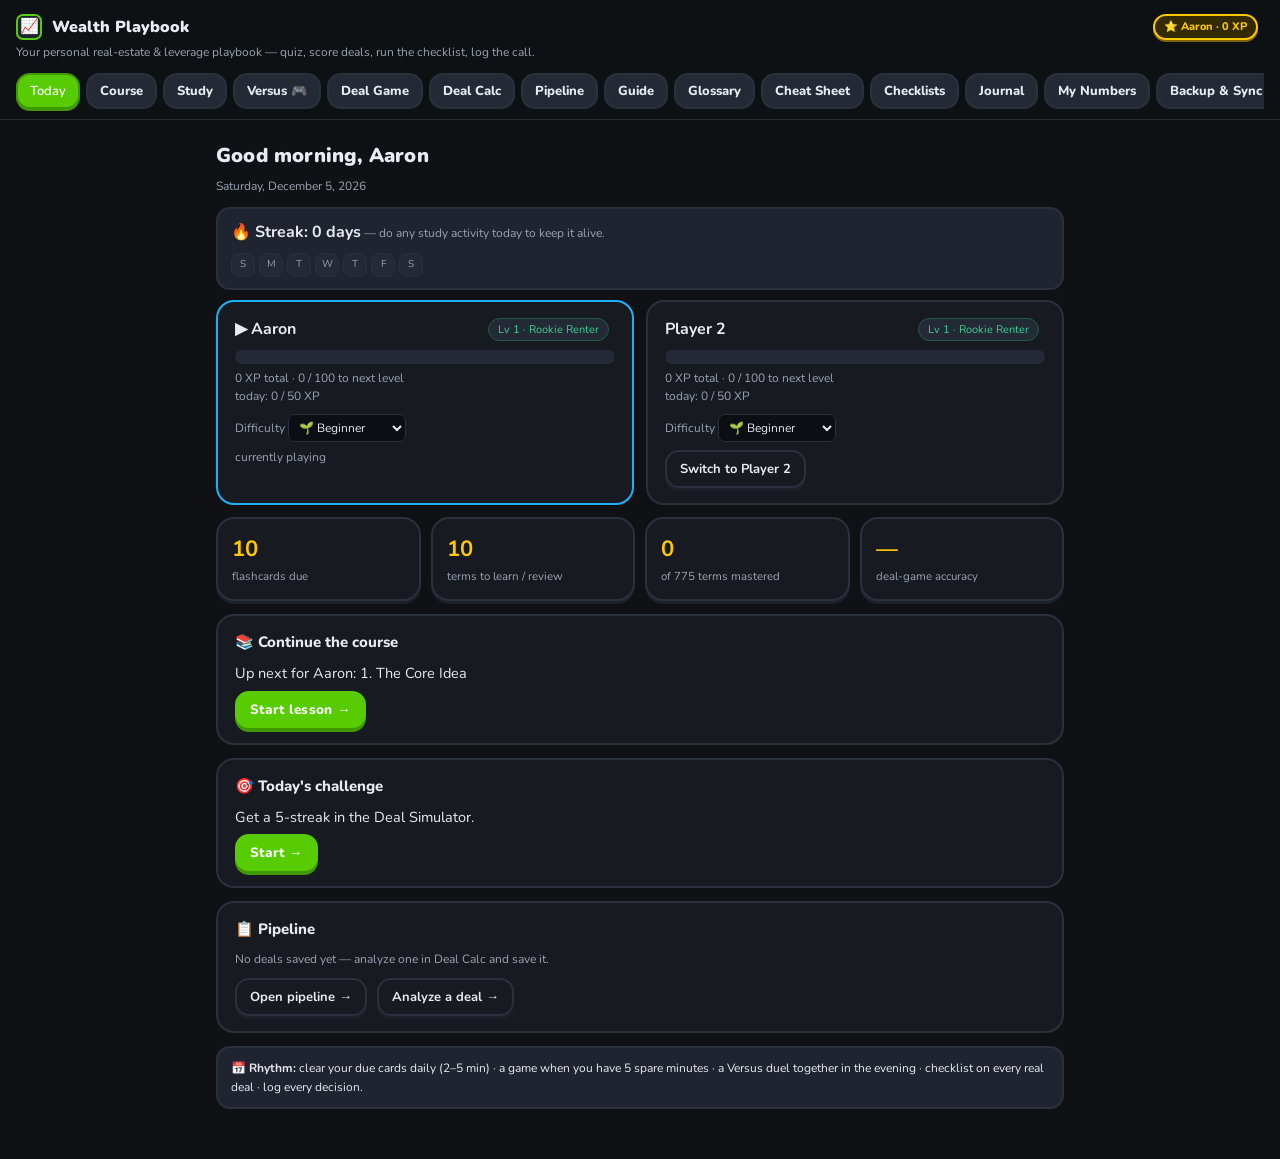
<file: app/index.html>
<!DOCTYPE html>
<html lang="en">
<head>
<meta charset="UTF-8" />
<meta name="viewport" content="width=device-width, initial-scale=1.0, viewport-fit=cover" />
<meta name="theme-color" content="#0f1115" />
<link rel="manifest" href="manifest.webmanifest" />
<link rel="preconnect" href="https://fonts.googleapis.com">
<link rel="preconnect" href="https://fonts.gstatic.com" crossorigin>
<link href="https://fonts.googleapis.com/css2?family=Nunito:wght@400;600;700;800;900&display=swap" rel="stylesheet">
<link rel="apple-touch-icon" href="icon-192.png" />
<meta name="apple-mobile-web-app-capable" content="yes" />
<meta name="apple-mobile-web-app-status-bar-style" content="black-translucent" />
<meta name="apple-mobile-web-app-title" content="Wealth" />
<title>Wealth Playbook</title>
<style>
  :root{
    --bg:#0f1115; --panel:#171a21; --panel2:#1f2430; --ink:#e8ebf0; --muted:#9aa3b2;
    --line:#2a303c; --accent:#5b9dff; --good:#3ecf8e; --warn:#f5a623; --bad:#ff6b6b; --chip:#232a36;
  }
  *{box-sizing:border-box}
  html,body{margin:0;padding:0;background:var(--bg);color:var(--ink);
    font-family:-apple-system,BlinkMacSystemFont,"Segoe UI",Roboto,Helvetica,Arial,sans-serif;
    line-height:1.55;-webkit-font-smoothing:antialiased;overscroll-behavior-y:none}
  a{color:var(--accent);text-decoration:none}
  header{padding:calc(14px + env(safe-area-inset-top)) 16px 8px;border-bottom:1px solid var(--line);
    position:sticky;top:0;background:rgba(15,17,21,.94);backdrop-filter:blur(8px);z-index:30}
  .htop{display:flex;align-items:center;gap:10px}
  .logo{width:26px;height:26px;border-radius:7px;background:var(--panel2);border:1px solid var(--accent);display:flex;align-items:center;justify-content:center;font-size:15px}
  h1{font-size:16px;margin:0;flex:1}
  #installBtn{display:none;background:var(--accent);color:#04101f;border:none;border-radius:7px;padding:6px 11px;font-size:12.5px;font-weight:600;cursor:pointer}
  .sub{color:var(--muted);font-size:12px;margin-top:3px}
  nav{display:flex;gap:6px;flex-wrap:nowrap;overflow-x:auto;margin-top:11px;-webkit-overflow-scrolling:touch;padding-bottom:2px}
  nav::-webkit-scrollbar{height:0}
  nav button{background:var(--chip);color:var(--ink);border:1px solid var(--line);padding:7px 12px;border-radius:999px;font-size:13px;cursor:pointer;white-space:nowrap;flex:0 0 auto}
  nav button.active{background:var(--accent);border-color:var(--accent);color:#04101f;font-weight:600}
  main{max-width:880px;margin:0 auto;padding:18px 16px calc(40px + env(safe-area-inset-bottom))}
  section.view{display:none}
  section.view.active{display:block;animation:f .18s ease}
  @keyframes f{from{opacity:0;transform:translateY(4px)}to{opacity:1;transform:none}}
  h2{font-size:20px;margin:2px 0 6px}
  h3{font-size:15px;margin:18px 0 8px}
  p,li{font-size:14.5px}
  .muted{color:var(--muted)} .small{font-size:12px}
  code{background:var(--chip);border:1px solid var(--line);border-radius:4px;padding:1px 5px;font-size:12.5px}
  .card{background:var(--panel);border:1px solid var(--line);border-radius:12px;padding:15px 17px;margin:13px 0}
  .card2{background:var(--panel2);border:1px solid var(--line);border-radius:10px;padding:11px 13px;margin:10px 0}
  .grid{display:grid;grid-template-columns:1fr 1fr;gap:12px}
  @media(max-width:680px){.grid{grid-template-columns:1fr}}
  .pill{display:inline-block;font-size:11px;padding:2px 9px;border-radius:999px;background:var(--chip);color:var(--muted);border:1px solid var(--line);margin-right:6px}
  .pill.good{color:var(--good);border-color:#1f5e44}.pill.warn{color:var(--warn);border-color:#6b521a}.pill.bad{color:var(--bad);border-color:#6b2a2a}
  label{display:block;font-size:12.5px;color:var(--muted);margin:10px 0 3px}
  input,select,textarea{width:100%;background:#0c0e13;border:1px solid var(--line);color:var(--ink);border-radius:8px;padding:9px 10px;font-size:16px;font-family:inherit}
  input:focus,textarea:focus,select:focus{outline:none;border-color:var(--accent)}
  button.act{background:var(--accent);color:#04101f;border:none;border-radius:8px;padding:9px 15px;font-weight:600;cursor:pointer;font-size:13.5px}
  button.ghost{background:transparent;color:var(--ink);border:1px solid var(--line);border-radius:8px;padding:8px 13px;cursor:pointer;font-size:13px}
  .row{display:flex;gap:10px;flex-wrap:wrap;align-items:center}
  .metric{display:flex;justify-content:space-between;align-items:center;padding:9px 0;border-bottom:1px solid var(--line);gap:10px}
  .metric:last-child{border-bottom:none}
  .metric .v{font-variant-numeric:tabular-nums;font-weight:600;font-size:15px;text-align:right}
  ul.clean{list-style:none;padding:0;margin:0}
  ul.clean li{padding:8px 0;border-bottom:1px solid var(--line);display:flex;gap:10px;align-items:flex-start}
  ul.clean li:last-child{border-bottom:none}
  input[type=checkbox]{width:20px;height:20px;accent-color:var(--accent);margin-top:1px;flex:0 0 auto}
  .done{color:var(--muted);text-decoration:line-through}
  .flash{min-height:200px;display:flex;flex-direction:column;justify-content:center;align-items:center;text-align:center;cursor:pointer;padding:24px;user-select:none}
  .flash .q{font-size:17px;font-weight:600;max-width:600px}
  .flash .a{font-size:14.5px;max-width:640px;margin-top:8px}
  .flash .tap{color:var(--muted);font-size:12px;margin-top:14px}
  .progress{height:6px;background:var(--chip);border-radius:999px;overflow:hidden;margin-top:8px}
  .progress>div{height:100%;background:var(--accent);width:0;transition:.3s}
  .kbd{font-size:11px;background:var(--chip);border:1px solid var(--line);border-radius:5px;padding:1px 6px;color:var(--muted)}
  .verdict{font-size:13px;font-weight:600}
  .je{font-size:13px;border-left:3px solid var(--accent);padding:8px 12px;margin:8px 0;background:var(--panel2);border-radius:0 8px 8px 0}
  /* guide reader */
  #guideToc{display:flex;flex-direction:column;gap:2px;margin:8px 0}
  #guideToc a{font-size:13px;padding:5px 8px;border-radius:6px;color:var(--ink)}
  #guideToc a:hover{background:var(--chip)}
  #guideToc a.part{color:var(--muted);font-size:11px;text-transform:uppercase;letter-spacing:.04em;margin-top:8px;pointer-events:none}
  .gd h1{font-size:22px;margin:18px 0 6px}
  .gd h2{font-size:19px;margin:26px 0 6px;padding-top:8px;border-top:1px solid var(--line)}
  .gd h3{font-size:15px;color:var(--accent)}
  .gd table{width:100%;border-collapse:collapse;font-size:12.5px;margin:10px 0;display:block;overflow-x:auto}
  .gd th,.gd td{border:1px solid var(--line);padding:6px 8px;text-align:left;vertical-align:top}
  .gd th{background:var(--panel2);color:var(--muted)}
  .gd blockquote{border-left:3px solid var(--warn);background:var(--panel2);margin:10px 0;padding:8px 12px;border-radius:0 8px 8px 0;font-size:13.5px}
  .gd ul,.gd ol{padding-left:20px}
  .gd hr{border:none;border-top:1px solid var(--line);margin:18px 0}
  mark{background:#3a4a22;color:#eaffd0;border-radius:3px;padding:0 2px}
  .hits{font-size:12px;color:var(--muted);margin:6px 0}
  .toast{position:fixed;bottom:18px;left:50%;transform:translateX(-50%);background:var(--panel2);border:1px solid var(--accent);
    color:var(--ink);padding:9px 16px;border-radius:999px;font-size:13px;z-index:50;opacity:0;transition:.25s;pointer-events:none}
  .toast.show{opacity:1}
  .gd .term{border-bottom:1px dotted var(--accent);cursor:help}
  @media (hover:none){.gd .term{cursor:pointer}}
  #tip{position:absolute;z-index:60;display:none;background:#0c0e13;border:1px solid var(--accent);color:var(--ink);font-size:12.5px;line-height:1.45;padding:8px 11px;border-radius:9px;max-width:300px;box-shadow:0 8px 26px rgba(0,0,0,.55)}
  .gitem{padding:9px 0;border-bottom:1px solid var(--line)} .gitem:last-child{border-bottom:none}
  .gitem b{font-size:14px;color:var(--ink)}
  /* ---- today dashboard ---- */
  .tiles{display:grid;grid-template-columns:repeat(auto-fit,minmax(150px,1fr));gap:10px;margin:12px 0}
  .tile{background:var(--panel);border:1px solid var(--line);border-radius:12px;padding:13px 14px;cursor:pointer}
  .tile:hover{border-color:var(--accent)}
  .tile .big{font-size:22px;font-weight:700;font-variant-numeric:tabular-nums}
  .tile .lbl{font-size:11.5px;color:var(--muted);margin-top:2px}
  .streakbar{display:flex;gap:4px;margin-top:8px}
  .streakbar span{width:24px;height:24px;border-radius:6px;background:var(--chip);border:1px solid var(--line);display:flex;align-items:center;justify-content:center;font-size:10px;color:var(--muted)}
  .streakbar span.on{background:#1f5e44;border-color:var(--good);color:#dfffef}
  /* ---- study modes ---- */
  .modes{display:flex;gap:6px;flex-wrap:wrap;margin:10px 0}
  .modes button{background:var(--chip);color:var(--ink);border:1px solid var(--line);padding:7px 13px;border-radius:9px;font-size:13px;cursor:pointer}
  .modes button.active{background:var(--accent);border-color:var(--accent);color:#04101f;font-weight:600}
  .opt{display:block;width:100%;text-align:left;background:var(--panel2);border:1px solid var(--line);color:var(--ink);border-radius:10px;padding:11px 13px;margin:8px 0;cursor:pointer;font-size:13.5px;font-family:inherit;line-height:1.45}
  .opt:hover:not(:disabled){border-color:var(--accent)}
  .opt.right{border-color:var(--good);background:#14301f}
  .opt.wrong{border-color:var(--bad);background:#33181a}
  .srsbtns{display:flex;gap:8px;justify-content:center;flex-wrap:wrap;margin-top:10px}
  .srsbtns button{flex:1;max-width:150px}
  .matchgrid{display:grid;grid-template-columns:repeat(auto-fit,minmax(160px,1fr));gap:9px;margin-top:12px}
  .mcell{background:var(--panel2);border:1px solid var(--line);border-radius:10px;padding:10px;min-height:78px;display:flex;align-items:center;justify-content:center;text-align:center;font-size:12.5px;cursor:pointer;user-select:none;line-height:1.35}
  .mcell.sel{border-color:var(--accent);background:#16243a}
  .mcell.gone{opacity:0;pointer-events:none;transition:.35s}
  .mcell.err{border-color:var(--bad);animation:shake .25s}
  @keyframes shake{25%{transform:translateX(-4px)}75%{transform:translateX(4px)}}
  .scorebig{font-size:34px;font-weight:800;text-align:center;margin:8px 0}
  /* ---- deal game ---- */
  .listing{background:var(--panel2);border:1px solid var(--line);border-radius:12px;padding:14px}
  .listing h4{margin:0 0 8px;font-size:15px}
  .bigbtns{display:flex;gap:10px;margin-top:14px}
  .bigbtns button{flex:1;padding:14px;font-size:15px;border-radius:10px;border:none;font-weight:700;cursor:pointer}
  .buy{background:var(--good);color:#04140c}.pass{background:var(--bad);color:#1d0606}
  /* ---- course path ---- */
  .lrow{display:flex;gap:10px;flex-wrap:wrap;margin-top:4px}
  .lnode{width:104px;min-height:78px;border-radius:14px;border:1px solid var(--line);background:var(--panel2);color:var(--ink);cursor:pointer;font-size:14px;display:flex;flex-direction:column;align-items:center;justify-content:center;gap:4px;padding:8px 6px;font-family:inherit}
  .lnode .lt{font-size:10px;color:var(--muted);line-height:1.2;text-align:center}
  .lnode.locked{opacity:.45;cursor:not-allowed}
  .lnode.open{border-color:var(--accent);box-shadow:0 0 0 1px var(--accent) inset}
  .lnode.done{border-color:#1f5e44;background:#14241c}
  /* ---- pipeline ---- */
  .ptable{width:100%;border-collapse:collapse;font-size:12.5px;display:block;overflow-x:auto}
  .ptable th,.ptable td{border-bottom:1px solid var(--line);padding:8px 9px;text-align:left;white-space:nowrap}
  .ptable th{color:var(--muted);font-weight:600;font-size:11.5px}
  .ptable tr:last-child td{border-bottom:none}
  .st{font-size:12px;padding:4px 6px;border-radius:7px;background:#0c0e13;color:var(--ink);border:1px solid var(--line);width:auto}
  /* ===== refinement layer — playful learning style, kept on the dark canvas ===== */
  :root{--accent:#1cb0f6;--duo:#58cc02;--duoD:#3f9a00;--blueD:#1899d6;--gold:#ffc800;--goldD:#c79b00;--red:#ff4b4b;--redD:#c93434}
  body,button,input,select,textarea{font-family:'Nunito','Segoe UI',-apple-system,BlinkMacSystemFont,Roboto,Helvetica,Arial,sans-serif}
  h1{font-weight:900}h2{font-weight:900;letter-spacing:.2px}h3{font-weight:800}
  .card{border-radius:18px;border-width:2px}
  .card2{border-radius:14px;border-width:2px}
  input,select,textarea{border-radius:12px;border-width:2px}
  nav button{font-weight:800;border-width:2px;border-radius:14px}
  nav button.active{background:var(--duo);border-color:var(--duoD);color:#fff;box-shadow:0 2px 0 var(--duoD)}
  button.act,#installBtn{background:var(--duo);color:#fff;border-radius:14px;box-shadow:0 4px 0 var(--duoD);font-weight:800;letter-spacing:.3px;transition:transform .06s,box-shadow .06s}
  button.act:active,#installBtn:active{transform:translateY(3px);box-shadow:0 1px 0 var(--duoD)}
  button.ghost{border:2px solid var(--line);border-radius:14px;box-shadow:0 3px 0 #1c212b;font-weight:700;transition:transform .06s,box-shadow .06s}
  button.ghost:active{transform:translateY(2px);box-shadow:0 1px 0 #1c212b}
  .opt{border-width:2px;border-radius:14px;box-shadow:0 3px 0 #1c212b;font-weight:600;transition:transform .06s,box-shadow .06s,border-color .12s}
  .opt:hover:not(:disabled){border-color:var(--accent);box-shadow:0 3px 0 var(--blueD)}
  .opt:active:not(:disabled){transform:translateY(2px);box-shadow:0 1px 0 #1c212b}
  .opt.right{border-color:var(--duo);box-shadow:0 3px 0 var(--duoD);background:#1c330f;color:#d7ffb8}
  .opt.wrong{border-color:var(--red);box-shadow:0 3px 0 var(--redD)}
  .progress{height:14px;border-radius:999px}
  .progress>div{background:var(--duo);border-radius:999px;position:relative;overflow:hidden}
  .progress>div::after{content:'';position:absolute;left:8px;right:8px;top:3px;height:4px;background:rgba(255,255,255,.28);border-radius:99px}
  #xpchip{background:#332a00;border:2px solid var(--gold);color:var(--gold);font-weight:800;box-shadow:0 2px 0 #806400}
  .streakbar span{border-radius:8px}
  .streakbar span.on{background:var(--duo);border-color:var(--duoD);color:#fff;font-weight:800}
  .tile{border-radius:18px;border-width:2px;box-shadow:0 3px 0 #1c212b;transition:transform .1s,border-color .1s}
  .tile:hover{transform:translateY(-2px);border-color:var(--accent)}
  .tile .big{color:var(--gold)}
  .mcell{border-radius:14px;border-width:2px;box-shadow:0 3px 0 #1c212b;font-weight:600}
  .mcell.sel{border-color:var(--accent);box-shadow:0 3px 0 var(--blueD)}
  .bigbtns button{border-radius:16px;font-weight:900;letter-spacing:.4px;transition:transform .06s,box-shadow .06s}
  .buy{background:var(--duo);color:#fff;box-shadow:0 5px 0 var(--duoD)}
  .pass{background:var(--red);color:#fff;box-shadow:0 5px 0 var(--redD)}
  .bigbtns button:active{transform:translateY(4px);box-shadow:none}
  .scorebig{color:var(--gold);font-weight:900}
  .flash{border-radius:22px}
  .toast{border:2px solid var(--duo);font-weight:700}
  .logo{border:2px solid var(--duo)}
  /* course path — serpentine with circular nodes */
  .lrow{flex-direction:column;align-items:center;gap:20px;padding:8px 0}
  .lwrap{display:flex;flex-direction:column;align-items:center;width:170px;gap:7px}
  .lwrap:nth-child(4n+2){transform:translateX(-58px)}
  .lwrap:nth-child(4n+4){transform:translateX(58px)}
  @media(max-width:480px){.lwrap:nth-child(4n+2){transform:translateX(-40px)}.lwrap:nth-child(4n+4){transform:translateX(40px)}}
  .lnode{width:76px;height:76px;min-height:0;border-radius:50%;font-size:28px;padding:0;align-items:center;justify-content:center;border:none;background:#262c38;color:#5d6678;box-shadow:0 6px 0 #161a22;transition:transform .07s,box-shadow .07s}
  .lnode.open{background:var(--hue,var(--duo));color:#fff;box-shadow:0 6px 0 var(--hueD,var(--duoD))}
  .lnode.open:active{transform:translateY(4px);box-shadow:0 2px 0 var(--hueD,var(--duoD))}
  .lnode.done{background:var(--gold);color:#6b4f00;box-shadow:0 6px 0 var(--goldD)}
  .lnode.done:active{transform:translateY(4px);box-shadow:0 2px 0 var(--goldD)}
  .lnode.locked{opacity:1;cursor:not-allowed}
  .lwrap .lt{font-size:11.5px;color:var(--muted);text-align:center;line-height:1.3;font-weight:700}
  .ubanner{border-radius:14px;padding:12px 16px;color:#fff;font-weight:900;font-size:15px;letter-spacing:.3px;box-shadow:0 3px 0 rgba(0,0,0,.35);margin-bottom:6px;text-shadow:0 1px 0 rgba(0,0,0,.25)}
</style>
</head>
<body>
<header>
  <div class="htop">
    <div class="logo">📈</div>
    <h1>Wealth Playbook</h1>
    <span class="pill good" id="xpchip" style="cursor:pointer" onclick="go('today')"></span>
    <button id="installBtn">Install</button>
  </div>
  <div class="sub" id="subline">Your personal real-estate &amp; leverage playbook — quiz, score deals, run the checklist, log the call.</div>
  <nav id="nav"></nav>
</header>
<main>

<!-- TODAY -->
<section class="view active" data-v="today">
  <h2 id="t_greet">Today</h2>
  <p class="muted small" id="t_date" style="margin-top:0"></p>
  <div class="card2"><b>🔥 Streak: <span id="t_streak">0</span></b><span class="muted small"> — do any study activity today to keep it alive.</span>
    <div class="streakbar" id="t_week"></div></div>
  <div class="grid" id="t_players"></div>
  <div class="tiles">
    <div class="tile" onclick="go('quiz');setMode('flash')"><div class="big" id="t_due">0</div><div class="lbl">flashcards due</div></div>
    <div class="tile" onclick="go('quiz');setMode('learn')"><div class="big" id="t_learn">0</div><div class="lbl">terms to learn / review</div></div>
    <div class="tile" onclick="go('quiz');setMode('learn')"><div class="big" id="t_mastered">0</div><div class="lbl">of 775 terms mastered</div></div>
    <div class="tile" onclick="go('games')"><div class="big" id="t_dealacc">—</div><div class="lbl">deal-game accuracy</div></div>
  </div>
  <div class="card" id="t_course" style="display:none">
    <h3 style="margin-top:0">📚 Continue the course</h3>
    <p id="t_clesson" style="margin:6px 0"></p>
    <button class="act" id="t_cgo">Start lesson →</button>
  </div>
  <div class="card">
    <h3 style="margin-top:0">🎯 Today's challenge</h3>
    <p id="t_chal" style="margin:6px 0"></p>
    <button class="act" id="t_go">Start →</button>
  </div>
  <div class="card">
    <h3 style="margin-top:0">📋 Pipeline</h3>
    <div id="t_pipe" class="small muted">No deals saved yet.</div>
    <div class="row" style="margin-top:10px"><button class="ghost" onclick="go('pipeline')">Open pipeline →</button><button class="ghost" onclick="go('calc')">Analyze a deal →</button></div>
  </div>
  <div class="card2 small"><b>📅 Rhythm:</b> clear your due cards daily (2–5 min) · a game when you have 5 spare minutes · a Versus duel together in the evening · checklist on every real deal · log every decision.</div>
</section>

<!-- HOME / CHEAT SHEET -->
<section class="view" data-v="home">
  <h2>Cheat Sheet</h2>
  <p class="muted">The glanceable layer. Jump to the full reasoning anytime in the <b>Guide</b> tab.</p>
  <div class="card">
    <h3 style="margin-top:0">⚡ The 6 to internalize</h3>
    <ul class="clean">
      <li><span class="pill">1</span><span><b>Engine before leverage.</b> Reserves + stable cash flow first; holding power beats equity.</span></li>
      <li><span class="pill">2</span><span><b>Stay under your concentration ceiling</b> (RE + leverage as % of net worth, incl. home equity).</span></li>
      <li><span class="pill">3</span><span><b>Underwrite your own numbers</b> — reassessed taxes + real insurance, never the seller's pro forma.</span></li>
      <li><span class="pill">4</span><span><b>Risk-adjusted return,</b> not the headline cap rate. A 9% cap is usually a C/D headache.</span></li>
      <li><span class="pill">5</span><span><b>Insurance is the first protection layer</b> — the LLC is a backstop, and a personal guarantee bypasses it.</span></li>
      <li><span class="pill">6</span><span><b>Stress-test for correlated shocks,</b> not one variable at a time.</span></li>
    </ul>
  </div>
  <div class="grid">
    <div class="card">
      <h3 style="margin-top:0">🎯 My red-lines</h3>
      <div class="metric"><span class="muted">Min cash-on-cash</span><span class="v" id="hl-coc">8%</span></div>
      <div class="metric"><span class="muted">Min DSCR (stress)</span><span class="v" id="hl-dscr">1.25</span></div>
      <div class="metric"><span class="muted">Max RE+leverage / NW</span><span class="v" id="hl-conc">55%</span></div>
      <div class="metric"><span class="muted">Reserve floor</span><span class="v" id="hl-res">12 mo</span></div>
      <div class="row" style="margin-top:10px"><button class="ghost" onclick="go('numbers')">Edit my numbers →</button></div>
    </div>
    <div class="card">
      <h3 style="margin-top:0">🧭 Facing… → go to</h3>
      <ul class="clean small">
        <li>Selling an appreciated property → <b>§21, §25, §26</b></li>
        <li>High W-2 income to shelter → <b>§22 STR</b></li>
        <li>Pulling cash from a property → <b>§10 / §13</b></li>
        <li>Buying #N / new state → <b>§17 / §14</b></li>
        <li>Refi / balloon due → <b>§19 stress test</b></li>
        <li>Passing it on → <b>§28 estate</b></li>
      </ul>
    </div>
  </div>
  <div class="card2 small"><b>📅 Rhythm:</b> quiz a few min several times a week · run the checklist on every deal · 30-min refresh each quarter &amp; at tax season · log every decision.</div>
</section>

<!-- GUIDE -->
<section class="view" data-v="guide">
  <h2>The Guide</h2>
  <input id="gsearch" placeholder="🔎 Search the guide…" autocomplete="off" />
  <div class="hits" id="ghits"></div>
  <div class="small muted" id="ghint" style="margin:2px 0 8px">💡 Underlined terms — hover (or tap) for a plain-language definition. Full list in the <b>Glossary</b> tab.</div>
  <div id="guideToc"></div>
  <div class="gd" id="guideBody"></div>
</section>

<!-- GLOSSARY -->
<section class="view" data-v="glossary">
  <h2>Glossary <span class="muted small" id="glossCount"></span></h2>
  <input id="glossSearch" placeholder="🔎 Filter terms…" autocomplete="off">
  <div id="glossList" style="margin-top:10px"></div>
</section>

<!-- STUDY -->
<section class="view" data-v="quiz">
  <h2>Study <span class="muted small">— retrieval practice + spaced repetition</span></h2>
  <div class="modes" id="modes">
    <button data-m="flash" class="active">🃏 Flashcards</button>
    <button data-m="learn">📖 Learn terms</button>
    <button data-m="match">🧩 Match</button>
    <button data-m="test">📝 Test</button>
  </div>

  <div id="m_flash">
    <p class="muted small">Spaced repetition: rate yourself honestly and each card returns right before you'd forget it — that's what makes it stick. Answer <i>before</i> flipping. <span class="kbd">Space</span> flip · <span class="kbd">1</span> didn't know · <span class="kbd">2</span> knew it · <span class="kbd">3</span> too easy</p>
    <div class="row" style="margin-bottom:8px">
      <select id="qdiff" style="max-width:170px"></select>
      <select id="qcat" style="max-width:230px"></select>
      <button class="ghost" id="qreset">Reset progress</button>
      <span class="small muted" id="qstat"></span>
    </div>
    <div class="progress"><div id="qbar"></div></div>
    <div class="card flash" id="flash">
      <div class="q" id="fq">Loading…</div>
      <div class="a" id="fa" style="display:none"></div>
      <div class="tap" id="ftap">tap to flip</div>
    </div>
    <p class="small muted" id="fhow" style="display:none;text-align:center;margin:10px 0 4px">Did you know it? Be honest — your answer decides when this card comes back, right before you'd forget it.</p>
    <div class="srsbtns" id="frate" style="display:none">
      <button class="ghost" id="fagain" style="border-color:var(--red)">✗ Didn't know<br><span class="small muted" id="fp0"></span></button>
      <button class="ghost" id="fgood" style="border-color:var(--duo)">✓ Knew it<br><span class="small muted" id="fp1"></span></button>
      <button class="ghost" id="feasy" style="border-color:var(--gold)">⚡ Too easy<br><span class="small muted" id="fp2"></span></button>
    </div>
    <p class="small muted" id="fdone" style="display:none;text-align:center">🎉 All caught up — nothing due. Come back tomorrow, or <a href="#" id="fahead">study ahead</a>.</p>
  </div>

  <div id="m_learn" style="display:none">
    <p class="muted small">Adaptive learning over the full glossary: multiple choice first, then typed recall. Terms level up to <b>mastered</b> and return for review just before you'd forget.</p>
    <div class="row"><span class="pill good" id="l_mast">0 mastered</span><span class="pill" id="l_seen">0 seen</span><span class="pill warn" id="l_due">0 due</span></div>
    <div class="progress"><div id="lbar"></div></div>
    <div class="card" id="l_box" style="margin-top:12px"><p class="muted">Loading…</p></div>
  </div>

  <div id="m_match" style="display:none">
    <p class="muted small">Match each term to its definition — fastest time wins. A wrong pick adds 2s.</p>
    <div class="row"><button class="act" id="mt_start">New round</button><span class="small muted">Best: <b id="mt_best">—</b></span><span class="small" id="mt_time" style="font-variant-numeric:tabular-nums"></span></div>
    <div class="matchgrid" id="mt_grid"></div>
  </div>

  <div id="m_test" style="display:none">
    <p class="muted small">A 10-question mixed test: concepts from the guide + glossary terms. No peeking.</p>
    <div class="row"><button class="act" id="ts_start">Start test</button><span class="small muted" id="ts_hist"></span></div>
    <div id="ts_box" style="margin-top:12px"></div>
  </div>
</section>

<!-- COURSE -->
<section class="view" data-v="course">
  <h2>Course <span class="muted small">— the guide as a lesson path</span></h2>
  <p class="muted small">7 units (the guide's Parts), one lesson per section. Each lesson: read it, meet the key terms, then ~8 quick exercises. Score 60%+ to unlock the next; replay any lesson for more stars.</p>
  <div id="c_root"></div>
</section>

<!-- DEAL GAME -->
<section class="view" data-v="games">
  <h2>Deal Simulator <span class="muted small">— practice with fake money</span></h2>
  <p class="muted small">A listing appears with realistic numbers. Decide <b>Buy</b> or <b>Pass</b> against your own red-lines (set in My Numbers) — then see the full underwrite. Train the instinct before real dollars are on the line.</p>
  <div class="row" style="margin-bottom:8px">
    <span class="pill good" id="g_score">0 correct</span><span class="pill" id="g_played">0 played</span><span class="pill warn" id="g_streak">streak 0</span><span class="pill" id="g_beststreak">best 0</span>
  </div>
  <div class="listing" id="g_listing"><p class="muted">Loading deal…</p></div>
  <div class="bigbtns" id="g_btns">
    <button class="buy" id="g_buy">🏠 BUY</button>
    <button class="pass" id="g_pass">🚫 PASS</button>
  </div>
  <div id="g_reveal"></div>
</section>

<!-- PIPELINE -->
<section class="view" data-v="pipeline">
  <h2>Deal Pipeline</h2>
  <p class="muted small">Every deal you've analyzed, side by side. Save deals from the <b>Deal Calc</b> tab. ⚡ = DSCR at the stress rate.</p>
  <div id="p_list"></div>
</section>

<!-- VERSUS -->
<section class="view" data-v="versus">
  <h2>Versus <span class="muted small">— pass-and-play head-to-head</span></h2>
  <p class="muted small">Hand the device back and forth — the pass screen keeps answers hidden. Wins are tracked, and every game pays XP. (Built so online play between two devices can be added later.)</p>
  <div id="v_root"></div>
</section>

<!-- CHECKLISTS -->
<section class="view" data-v="checklists">
  <h2>Checklists <span class="muted small">— point-of-decision</span></h2>
  <p class="muted">Short by design. <b>DO-CONFIRM</b> = judge, then confirm. <b>READ-DO</b> = step by step. Progress saves.</p>
  <div class="row" style="margin-bottom:6px"><select id="clpick"></select><button class="ghost" id="clreset">Reset list</button></div>
  <div class="card" id="clbox"></div>
</section>

<!-- CALC -->
<section class="view" data-v="calc">
  <h2>Deal Calculator</h2>
  <p class="muted">Verdicts use your thresholds from <b>My Numbers</b>. Educational — confirm financing &amp; taxes before acting.</p>
  <div class="grid">
    <div class="card">
      <h3 style="margin-top:0">Inputs</h3>
      <label>Purchase price ($)</label><input type="number" id="i_price" value="300000">
      <label>Rehab / day-one capex ($)</label><input type="number" id="i_rehab" value="0">
      <label>Down payment (%)</label><input type="number" id="i_down" value="25">
      <label>Interest rate (%)</label><input type="number" id="i_rate" value="7.3" step="0.01">
      <label>Loan term (years)</label><input type="number" id="i_term" value="30">
      <label>Gross rent — monthly ($)</label><input type="number" id="i_rent" value="2600">
      <label>Vacancy (%)</label><input type="number" id="i_vac" value="7">
      <label>Operating expenses — monthly ($)</label><input type="number" id="i_opex" value="900">
      <label>Closing + reserves out of pocket ($)</label><input type="number" id="i_close" value="9000">
      <hr style="border:none;border-top:1px solid var(--line);margin:14px 0">
      <b class="small">Stress test</b>
      <label>Rate at refi (%)</label><input type="number" id="i_srate" value="8.5" step="0.01">
      <label>Value drop (%)</label><input type="number" id="i_drop" value="25">
    </div>
    <div class="card">
      <h3 style="margin-top:0">Results</h3>
      <div class="metric"><span class="muted">NOI (annual)</span><span class="v" id="o_noi">—</span></div>
      <div class="metric"><span class="muted">Cash flow (monthly)</span><span class="v" id="o_cf">—</span></div>
      <div class="metric"><span class="muted">Cap rate</span><span class="v" id="o_cap">—</span></div>
      <div class="metric"><span class="muted">Cash-on-cash</span><span class="v" id="o_coc">—</span></div>
      <div class="metric"><span class="muted">DSCR (current)</span><span class="v" id="o_dscr">—</span></div>
      <div class="metric"><span class="muted">DSCR (stress)</span><span class="v" id="o_dscrs">—</span></div>
      <div class="metric"><span class="muted">1% rule</span><span class="v" id="o_one">—</span></div>
      <div class="metric"><span class="muted">Equity vs drop</span><span class="v" id="o_eq">—</span></div>
      <h3>Verdict</h3>
      <div id="o_verdict"></div>
      <div class="row" style="margin-top:12px"><button class="act" id="topipe">💾 Save to pipeline</button><button class="ghost" id="tojournal">Log this decision →</button></div>
    </div>
  </div>
</section>

<!-- JOURNAL -->
<section class="view" data-v="journal">
  <h2>Decision Journal <span class="muted small">— the learning engine</span></h2>
  <p class="muted">One entry per deal you act on <i>or pass</i>, written at the time. Review a few times a year.</p>
  <div class="card">
    <div class="grid">
      <div><label>Date</label><input type="date" id="j_date"></div>
      <div><label>Property / deal</label><input id="j_prop" placeholder="123 Main St duplex"></div>
    </div>
    <label>Decision</label>
    <select id="j_dec"><option>Buy</option><option>Pass</option><option>Refinance</option><option>Sell / 1031</option><option>Other</option></select>
    <label>Reasoning</label><textarea id="j_why" rows="2"></textarea>
    <label>Key assumptions</label><textarea id="j_assume" rows="2"></textarea>
    <label>Expected outcome</label><textarea id="j_exp" rows="2"></textarea>
    <div class="row" style="margin-top:12px"><button class="act" id="j_add">Save entry</button></div>
  </div>
  <div id="j_list"></div>
</section>

<!-- MY NUMBERS -->
<section class="view" data-v="numbers">
  <h2>My Numbers</h2>
  <p class="muted">Your rules — they drive the cheat sheet and the calculator's verdicts.</p>
  <div class="card">
    <div class="grid">
      <div><label>Target (cash flow + date)</label><input id="n_goal" placeholder="$8,000/mo by 2036"></div>
      <div><label>Stop-scaling / de-risk trigger</label><input id="n_trigger" placeholder="hit the # or age 55"></div>
      <div><label>Min cash-on-cash (%)</label><input type="number" id="n_coc" value="8"></div>
      <div><label>Min DSCR at stress rate</label><input type="number" id="n_dscr" value="1.25" step="0.01"></div>
      <div><label>Max RE + leverage / net worth (%)</label><input type="number" id="n_conc" value="55"></div>
      <div><label>Reserve floor (months)</label><input type="number" id="n_res" value="12"></div>
    </div>
    <div class="row" style="margin-top:12px"><button class="act" id="n_save">Save</button></div>
  </div>
</section>

<!-- SYNC / BACKUP -->
<section class="view" data-v="sync">
  <h2>Backup &amp; Sync</h2>
  <div class="card">
    <h3 style="margin-top:0">📦 Backup (works everywhere, fully private)</h3>
    <p class="small muted">Your data lives only on this device. Export a file regularly — and to move data to another device, export here and import there.</p>
    <div class="row"><button class="act" id="b_export">Export backup</button>
      <label class="ghost" style="display:inline-block;cursor:pointer;margin:0">Import backup<input type="file" id="b_import" accept="application/json" style="display:none"></label></div>
  </div>
  <div class="card">
    <h3 style="margin-top:0">☁️ Cloud sync <span class="pill warn">optional · advanced</span></h3>
    <p class="small muted">Turn on to keep this app's data in step across your phone and computer automatically. It syncs to a private cloud "bin" you control. ⚠️ This puts your numbers/journal on a third-party server — only enable it if you accept that, and never store account numbers in the app.</p>
    <label>Sync endpoint URL</label><input id="s_url" placeholder="https://getpantry.cloud/apiv1/pantry/YOUR-ID/basket/wealth">
    <label>Header key (optional, e.g. X-Api-Key: …)</label><input id="s_key" placeholder="leave blank if your URL needs none">
    <div class="row" style="margin-top:12px">
      <button class="act" id="s_now">Sync now</button>
      <button class="ghost" id="s_pull">Pull from cloud</button>
      <button class="ghost" id="s_off">Turn off</button>
      <span class="small muted" id="s_stat"></span>
    </div>
    <p class="small muted" id="s_help" style="margin-top:10px"></p>
  </div>
  <div class="card2 small" id="installHelp"></div>
</section>

</main>
<div class="toast" id="toast"></div>

<!-- ===== embedded guide markdown ===== -->
<script id="guideMd" type="text/markdown"># Building Wealth Through Real Estate & Strategic Leverage
### A Living Guide

> **Owner:** Aaron · **Scope:** US-focused · **Level:** Practical / scaling a portfolio
> **Last updated:** June 9, 2026 *(v3 — added planning brakes, operating layer, insurance, expanded tax & risk after a 4-expert panel review)*
> **How to use this:** This is a reference you own and edit. Rates, tax figures, and your own numbers change — update the dated items as you go and log changes in the [Changelog](#changelog). Anything market-dependent is flagged ⏱️ *(verify before acting)*; risk caveats are flagged ⚠️.
>
> **Read the order on purpose.** The guide is built as a barbell: **Part I sets your guardrails**, the middle parts are the aggressive engine (acquiring, financing, tax), and **Part IV protects it**. The tactics later in the guide are only safe inside the limits you set in Part I — don't skip to them.
>
> **Not advice.** This is educational research compiled from credible sources (IRS, FINRA, Fannie Mae, Schwab/Fidelity, HUD, Investopedia, BiggerPockets, reputable lenders). Validate any real move with a CPA, a real estate attorney, and where relevant a fee-only financial planner and an insurance broker.

---

## Table of Contents

*The guide is a barbell: Part I sets the guardrails, Parts II–III & V are the engine, Part IV protects it. Read in order.*

**Part I — Foundation & Strategy**
1. [The Core Idea](#1-the-core-idea) — engine first, leverage second
2. [Set Your Risk Budget](#2-set-your-risk-budget) — the brake, before any tactic
3. [Real Estate vs. Passive Investing](#3-real-estate-vs-passive-investing) — the honest comparison
4. [Build the Capital Engine](#4-build-the-capital-engine)

**Part II — Acquiring Property**
5. [House Hacking](#5-house-hacking) — the highest-ROI on-ramp
6. [Finding Deals & Building Your Team](#6-finding-deals--building-your-team)
7. [Evaluating a Rental Deal](#7-evaluating-a-rental-deal) — incl. due diligence & tools
8. [The Metrics & Rules of Thumb](#8-the-metrics--rules-of-thumb)
9. [Operating & Legal Compliance](#9-operating--legal-compliance)

**Part III — Financing & Leverage**
10. [Financing & Leverage Products](#10-financing--leverage-products)
11. [Borrowing Against Your Portfolio](#11-borrowing-against-your-portfolio) — SBLOC / margin
12. [The BRRRR Strategy](#12-the-brrrr-strategy) — incl. rehab & contractor management
13. [Using Equity to Compound](#13-using-equity-to-compound)

**Part IV — Protect What You Build**
14. [Insurance](#14-insurance) — your first layer of protection
15. [LLC Structuring](#15-llc-structuring)
16. [The Limits of the LLC](#16-the-limits-of-the-llc)
17. [Entity Structuring at Scale](#17-entity-structuring-at-scale)
18. [Continuity](#18-continuity) — if you're hit by a bus
19. [Stress-Test Your Leverage](#19-stress-test-your-leverage) — the multi-shock scenario
20. [Risk Checklist & Red Flags](#20-risk-checklist)

**Part V — Tax Strategy**
21. [Tax Strategy (Core)](#21-tax-strategy-core)
22. [The Short-Term Rental (STR) Tax Strategy](#22-the-str-tax-strategy)
23. [Quarterly Taxes, NIIT & Other Ongoing Items](#23-quarterly-taxes-niit)
24. [Bookkeeping & Basis](#24-bookkeeping--basis)
25. [Small-but-Mighty Tax Moves](#25-small-but-mighty-tax-moves)
26. [Advanced Tax-Deferral Vehicles](#26-advanced-tax-deferral-vehicles)

**Part VI — Estate & the Long Game**
27. [Land as an Investment](#27-land-as-an-investment)
28. [Estate Planning & "Buy, Borrow, Die"](#28-estate-planning--buy-borrow-die)

**Part VII — Your Plan**
29. [First 90 Days & Your Numbers](#29-first-90-days--your-numbers)
30. [Sources](#sources) · [Changelog](#changelog)

---

# Part I — Foundation & Strategy

## 1. The Core Idea

Leverage amplifies whatever it touches — gains *and* losses. Debt is the accelerant; **your cash flow is the fuel that keeps the fire controlled.** Before you borrow to acquire, you need a reliable income/savings engine that can service the debt and absorb shocks (vacancy, repairs, rate resets).

The asset that matters most isn't equity — it's **holding power**: the ability to wait out a bad market instead of being forced to sell an illiquid asset into a downturn. Real estate can't be sold quickly to raise cash, so a minor crisis becomes a collapse only when there's no cushion behind it. Build reserves *before* you scale, not after.

**The loop, in one breath:** Your income + savings fund the first acquisition → each cash-flowing property adds to the engine → recycled capital (refinance/equity) funds the next purchase → repeat, layering leverage *on top of* the base, never as a substitute for it.

---

## 2. Set Your Risk Budget (Before Any Tactic)

Everything that follows in this guide is a tool for applying leverage more aggressively or more efficiently. Tools are only as safe as the hand on the throttle. Before you use any of them, decide how much risk you are actually willing to carry — in writing, in numbers, before a specific deal seduces you into rationalizing. This is the front gate, and it is the most-skipped step in real estate investing.

### Define a destination

Pick a number and a date. "Build wealth" is not a plan; "$8,000/month in net rental cash flow, or a $3M net worth, by age 55" is. Choose a target monthly cash-flow figure, a net-worth target, or both, and attach a time horizon. The horizon matters more than people expect, because it sets how much leverage and risk you need to take — a 25-year runway can be walked; a 7-year sprint forces concentration and debt that a downturn can break.

Just as important, write down your **stop-scaling trigger** in advance: the condition under which you switch from acquiring to de-risking — paying down debt, building liquidity, and converting fragile equity into durable, lower-leverage holdings. Common triggers are hitting the cash-flow number, reaching a target equity cushion, or crossing an age (often the mid-50s, when your earning years to recover from a blow-up start running short). Deciding this while you're calm is the only way you'll honor it when you're greedy.

### Set a concentration ceiling

The core danger in this entire strategy is not any single bad deal — it's over-concentration in one illiquid, debt-laden asset class that all moves together. Cap real estate plus its associated leverage at a hard share of your total net worth, and **count your primary residence's equity in that figure.** Many experienced investors keep total real estate exposure below roughly 50–60% of net worth, but the right ceiling is yours to set; the point is that the ceiling exists and you respect it. When a great deal would push you past it, that's not a reason to raise the cap — it's the cap doing its job.

Diversify within the sleeve, too. Multiple properties in one zip code, one employer's town, or one asset type (all small multifamily, say) is concentration wearing a costume. Spread across geographies and, where you can, across property types so a single local job-market shock or a regional price correction can't take down the whole portfolio.

### Sequence your capital

Limited capital should flow through a waterfall, and real estate sits near the end of it for a reason. First, kill high-interest debt — no rental return reliably beats a 22% credit-card APR. Second, capture your full employer 401(k) match; it's an instant, guaranteed return nothing in real estate can touch. Third, fund cash reserves — both personal living expenses and a per-property repair-and-vacancy buffer, because leverage with no liquidity is how a fixable bad month becomes a forced sale. Fourth, establish a baseline of low-cost, tax-advantaged index investing so your net worth isn't a single bet. Only then does capital go to your first or next deal. Skipping steps to chase a property is the most common way leveraged investors blow up.

### Calibrate leverage to your actual life

There is no universal "safe" LTV. The same 90% leverage that's reasonable for a 30-year-old dual-income household with secure jobs and no dependents is reckless for a 52-year-old single earner in a cyclical industry supporting three kids. Job stability, income redundancy (dual vs. single earner), age, dependents, and the size of your emergency cushion all move the dial. Honest self-assessment here is worth more than any spreadsheet — leverage amplifies whatever fragility already exists in your situation.

### Three things the pure-leverage mindset skips

**Keep a debt-free sleeve as ballast.** This guide is leverage-forward, but a maximally-levered portfolio is fragile by construction. Many durable investors deliberately carry one or two properties **free-and-clear** (or pay down toward it as they age), because an unleveraged, cash-flowing asset is the one thing a downturn can't margin-call or fail to refinance. Treat debt paydown as a legitimate strategy and a stability anchor, not a failure to optimize — it's the other half of the de-risking trigger above.

**Mind asset location, not just asset allocation.** Across your *whole* balance sheet, put tax-inefficient holdings (REITs, taxable-bond interest) inside tax-advantaged accounts (401k/IRA/HSA) and keep your direct real estate — already tax-sheltered by depreciation — in taxable hands where the depreciation, 1031, and step-up actually work. Don't let the rental push crowd out the tax-advantaged base; the employer match and HSA are returns nothing in real estate beats.

**Price the W-2 cliff before you jump.** ⚠️ Going full-time investor isn't free. Leaving a W-2 means losing employer health coverage (ACA marketplace premiums for a family can run $20k+/yr, and subsidies phase out as your income rises), the 401(k) match, and employer disability/life coverage — and it makes **conventional financing much harder** (no W-2 income is a big reason DSCR loans exist). Budget the benefits replacement as a real line item, not an afterthought.

This section is the brake. The aggressive tactics later in this guide — owner-occupied leverage, cash-out refinancing, borrowing against your portfolio — are only safe inside the guardrails you set here. Set them first, and you can use the rest of this guide with both hands.

---

## 3. Real Estate vs. Passive Investing

Before committing years of effort to a leveraged real estate portfolio, it's worth being honest about the alternative: a low-cost index fund portfolio, optionally with a REIT sleeve, that you can fund in minutes and then ignore. Real estate is a legitimate path to wealth, but it is not automatically the superior one, and the case for it is more specific than the enthusiasts admit.

Start with the uncomfortable fact. **On an unlevered basis, the long-run total return on residential real estate has historically sat broadly in the equity ballpark** — competitive with stocks once you count rental income, and notably less volatile, but not a structurally higher return on its own. ⏱️ Exact figures depend heavily on the study, period, and whether costs and vacancies are netted out. What this means is blunt: if you buy a property all-cash and manage it well, you've roughly matched what a brokerage account would have done with none of the work.

So where does real estate's edge actually come from? Three places, none of them "the asset just returns more." **Leverage** lets you control an appreciating, income-producing asset with 20% or less of your own money, multiplying your return on equity (and your risk in both directions). **Tax treatment** — depreciation, 1031 exchanges, the eventual step-up — can let returns compound with far less drag than a taxable stock portfolio. And **your labor**: sourcing deals, managing tenants and repairs, and improving properties is real, recurring work. Real estate is a part-time-to-full-time job that happens to also be an investment, and a meaningful slice of the "outperformance" is really compensation for that job.

For someone who genuinely doesn't want the work, a hands-off indexed portfolio may well win on a risk-adjusted, hassle-adjusted basis — no tenants, no 2 a.m. plumbing calls, no concentration in a single illiquid asset, instant liquidity, near-zero effort. And if you want real-estate exposure without the management, **REITs** deliver it through your brokerage account with daily liquidity and broad diversification — at the cost of the leverage and tax benefits that make direct ownership compelling.

| Dimension | Leveraged direct RE | Index funds / REITs |
|---|---|---|
| **Expected return** | Equity-ballpark unlevered; amplified (up and down) by leverage | Equity-market returns; REITs similar with more yield |
| **Volatility** | Low on paper (infrequent marks) but leverage adds real fragility | Fully visible, daily; no leverage unless you add it |
| **Liquidity** | Poor — weeks to months to sell, high transaction costs | High — sell in seconds, minimal cost |
| **Effort / labor** | High; effectively a part-time-to-full-time job | Near zero |
| **Tax treatment** | Excellent — depreciation, 1031, step-up | Good — tax-advantaged accounts, but no depreciation shelter |

Choose with eyes open. The honest answer isn't that real estate is better or worse — it's that real estate trades liquidity and effort for leverage, tax advantages, and control. If you want those levers and will do the work, it's powerful. If you don't, indexing is not a consolation prize.

---

## 4. Build the Capital Engine

**Emergency / operating reserves — benchmarks:**

- **Baseline:** 3–6 months of essential living expenses (the standard personal-finance floor).
- **As an investor, scale up:** ~6 months if you have stable W-2 income alongside rentals; **~12 months if real estate is your primary income.**
- Keep roughly **5–10% of total assets** in cash or cash-equivalents.

**Separate the buckets** (so one bad month doesn't drain everything):

1. Personal emergency fund
2. Maintenance reserve (routine repairs)
3. CapEx reserve (roof, HVAC, water heater — big, infrequent)
4. Negative-cash-flow reserve (covers income shortfalls)
5. "Next deal" reserve (down payment + closing costs)

**Rule:** It's far harder to save once you're already juggling properties and real cash-flow demands. Front-load the reserves. And remember from §19 that reserves are a *portfolio-level* liquidity question, not just per-door — in a real downturn every property demands cash at once.

---

# Part II — Acquiring Property

## 5. House Hacking

If you're scaling a leveraged portfolio and want the single best entry point, it's house hacking: buy a 1–4 unit property, live in one unit, and rent out the rest. The power isn't the rental income — it's the financing.

A standard investment-property loan typically demands 20–25% down and carries a rate premium of roughly half a point to a full point over owner-occupied financing. House hacking sidesteps both, because you'll be living there. ⏱️ As of mid-2026, an FHA owner-occupied loan requires as little as **3.5% down** on a 1–4 unit property, and conventional programs (Fannie/Freddie) now allow as little as **5% down** on owner-occupied 2–4 unit homes — both at owner-occupant interest rates. On a $500,000 duplex, that's roughly $17,500–$25,000 in the door instead of $100,000+, at a better rate. The return on your actual invested capital is hard to beat anywhere in real estate. (Verify current minimums with a lender; program terms shift.)

A sibling strategy worth naming: the **live-in flip**, where you occupy and renovate a single property, then sell into the Section 121 capital-gains exclusion (see §26). It pairs naturally with a house-hacking mindset.

The tradeoffs are real. You'll live next to your tenants, which means you're the landlord they call. Owner-occupied financing also carries an occupancy requirement — generally you must live there about 12 months before you can move on. ⚠️ Buying with 3.5–5% down means very little equity cushion early; a soft market or a major repair can put you underwater quickly, so reserves matter even more here than usual.

The best part is that it repeats. Live in the property for the required year, move into your next 1–4 unit purchase as an owner-occupant, and convert the first into a pure rental — stacking low-down-payment, owner-occupant-financed properties one year at a time.

---

## 6. Finding Deals & Building Your Team

### Deal sourcing

The single hardest part of scaling a portfolio in 2026 isn't getting approved for the loan — it's finding a property that actually makes the numbers work once you've paid full price for it. The MLS is where most investors start, and an investor-friendly agent who understands cash flow and ARV and can run comps is worth keeping close. But be honest about what on-market inventory will do for you: at today's prices and rates, a property listed publicly and bid up by retail buyers and other investors will rarely cash flow out of the gate. On-market deals tend to be appreciation plays, value-adds most buyers won't touch, or the occasional motivated seller — not the bread-and-butter cash-flowing rental.

⚠️ This is why scaling almost always means building off-market deal flow. The discount you need lives where competition is thin.

Off-market sourcing is a set of channels you cultivate. **Wholesalers** put properties under contract and assign them to you for a fee — fast, but you're paying for their marketing and must independently verify the numbers and rehab scope. **Direct mail and "driving for dollars"** — targeting absentee owners, tired landlords, distressed or inherited properties, and physically scouting neglected houses — is slower and more labor-intensive, but puts you in front of sellers first and at the best margins. **Pocket and pre-listings** come from agents who know you'll close. **Auctions, REO, and foreclosures** can produce steep discounts but carry real risk: limited or no inspection, occupied properties, redemption periods, title issues — they reward experience. And **networking** — local REIA meetups, BiggerPockets forums — is the channel that quietly feeds all the others.

The honest framing: deal sourcing is a marketing operation, not a search. The investors who scale run multiple lead channels in parallel, knowing most leads go nowhere and the math only works on volume.

### The team

Past a couple of doors, you stop being an investor who occasionally hires people and become the general manager of a small business. The team is the business. Vet each seat — the wrong person can cost you a deal or a year.

You want an **investor-savvy real estate agent** who can read a deal, not just open doors. A **lender or mortgage broker who actually does DSCR and portfolio loans** — not a retail loan officer who'll choke when your DTI or financed-property count trips a conventional underwriter. A **general contractor plus a bench of handymen** (this is the relationship that most often breaks — cultivate backups). A **property manager** to run units day-to-day. A **real estate attorney** for entity structuring, lease review, and the eviction you hope you never file. A **CPA who specializes in real estate** — cost segregation, depreciation, the STR strategy, 1031s — not a generalist who treats your rentals as a hobby. And an **insurance broker** who can place landlord, vacancy, builder's-risk, and umbrella coverage and shop carriers as you grow.

How you vet matters as much as who. For contractors, ask for recent references and addresses you can drive past, verify license and insurance, and start with a small job before a six-figure rehab. For lenders and PMs, ask other local investors who they actually use — and who they've fired. For attorneys and CPAs, confirm real estate is a core part of their practice, not a sideline.

The thing nobody tells you: past roughly ten doors, capital is rarely the constraint. The bottleneck is operational — a contractor who shows up and finishes, and a property manager who can reliably run your existing units while you go find the next deal. Solve those two and the portfolio scales.

---

## 7. Evaluating a Rental Deal

Run the analysis in this order. **Never trust the seller's pro forma** — sellers routinely understate expenses 20–40% and overstate rents 10–15%. Underwrite with your own conservative numbers and verified comps.

1. **Total income** = market rent + ancillary (pet rent, parking, laundry, storage).
2. **− Vacancy loss** (model 5–10% of gross rent; higher in soft markets).
3. **− Operating expenses** = taxes, insurance, maintenance, management, owner-paid utilities, HOA. *(Owed whether or not the unit is occupied. Mortgage principal & interest is NOT an operating expense.)*
4. **= Net Operating Income (NOI)** — before debt service.
5. **− Annual debt service (mortgage P&I) = Cash Flow.**
6. **Apply the return metrics in §8.**

### Physical due diligence (before your earnest money goes hard)

The underwriting tells you whether a deal works on paper; due diligence tells you whether the paper is real. Order a **professional inspection**, and on anything older add the specialists a general inspector won't cover. A **sewer scope** (camera down the lateral) is cheap insurance against a five-figure line replacement. Pin down the **age and remaining life of the roof, HVAC, and water heater**, and have the **foundation, electrical, and plumbing** assessed — knob-and-tube wiring, Federal Pacific panels, polybutylene/galvanized supply lines, and cast-iron drains are expensive landmines. Pull the **permit history** (unpermitted additions can mean retroactive compliance costs or square footage you can't legally rent). For anything **pre-1978**, factor lead-paint and possible asbestos into any rehab. Run a **title search** for liens and easements.

On a **tenant-occupied building**, the leases are part of the asset. Get an **estoppel certificate** from each tenant confirming actual rent, deposit held, lease term, and any side agreements — sellers routinely overstate rents, and "market rent" on the offering memo may not match what the lease allows you to charge.

### Analysis tools

⏱️ These shift, get acquired, or change pricing — re-verify before relying on any. For **long-term rent comps**, Rentometer and Zillow's rent estimates. For **short-term/Airbnb revenue**, AirDNA (Rentalizer). For **underwriting**, the BiggerPockets rental and BRRRR calculators and various DSCR calculators. For **owner and sales data and off-market leads**, your county assessor (free) and PropStream. Validate all of them against real local comps and actual quotes.

⚠️ **Underwriting trap:** property taxes are frequently **reassessed to your purchase price** after closing — often well above what the seller paid — and insurance premiums can spike at renewal, especially in wind/flood/wildfire markets. Don't carry the seller's tax bill and insurance quote into your pro forma as static; underwrite the reassessed tax and a realistic forward premium.

---

## 8. The Metrics & Rules of Thumb

| Metric | Formula | What "good" looks like |
|---|---|---|
| **NOI** | Gross income − vacancy − operating expenses *(excl. mortgage)* | Higher = better; foundation for cap rate & DSCR |
| **Cash Flow** | NOI − debt service | Positive *after reserves* |
| **Cap Rate** *(unlevered)* | NOI ÷ Property Value | ~**5–7%** typical hold; **4–6%** prime markets. ⚠️ Higher cap = higher risk, not a better deal |
| **Cash-on-Cash** *(levered)* | Annual pre-tax cash flow ÷ total cash invested | **8–12%** is solid |
| **DSCR** | NOI ÷ annual debt service | Lenders want **≥ 1.20**; 1.0 = break-even |
| **1% Rule** | Monthly rent ≥ 1% of price | Quick screen; $200k home → ~$2,000/mo rent |
| **2% Rule** | Monthly rent ≥ 2% of price | Aggressive, rare today, usually higher-risk areas |
| **50% Rule** | Op-ex ≈ 50% of gross rent *(excl. mortgage)* | Fast sanity check against under-budgeting |
| **GRM** | Price ÷ gross annual rent | Lower = cheaper relative to rent |

**Key distinctions:**

- **Cap rate** ignores financing — use it to compare *properties*. **Cash-on-cash** is after the mortgage, measured against *your* actual cash in — use it to measure *your* return.
- The 1%/2% rules are **screening filters, not buy signals.** They ignore taxes, insurance, vacancy, and condition.
- A 4.5% cap on a stabilized asset in a growing city can beat a 9% cap on a troubled property. **Chase risk-adjusted return, not the headline number** (see the property-class discussion in §9 for *why* that 9% cap is usually a headache).

---

## 9. Operating & Legal Compliance

Owning the property is the easy part. The operating layer — screening tenants, handling money, complying with federal/state/local law — is where portfolios quietly bleed, and where a single innocent-sounding mistake can cost more than a year's cash flow. These liabilities are high-frequency: you touch them on every unit, every turn, every lease.

### Tenant screening

A consistent, written screening standard is your first defense — against bad tenants and against discrimination claims. Usual criteria: gross income ~3x rent, a credit and background check, an eviction-history search, and references from prior landlords (the one *before* the current landlord is often more candid). Apply the same standard to every applicant in the same order, and document it.

⚠️ The moment you pull a credit or background report you're a user of consumer reports under the **FCRA** — which requires a permissible purpose, applicant disclosure, and an **adverse-action notice** whenever you deny, charge a higher deposit, or otherwise act against an applicant based even partly on a report. The notice must identify the reporting agency and the applicant's right to a free copy and to dispute. Skipping it is a common, expensive oversight.

### Fair housing

Federal law protects seven classes: **race, color, national origin, religion, sex, familial status, and disability.** ⏱️ The federal treatment of **sexual orientation and gender identity** is in flux: a 2021 HUD position read "sex" to include them (post-*Bostock*), but that guidance was **rescinded in 2025**, and as of 2026 HUD does not enforce sexual orientation/gender identity at the federal level (a 2026 rulemaking would formalize this). **Many states and cities still protect them independently** — along with source of income / Section 8 vouchers, age, marital status, and military status — so your binding list is the local one, not just the federal seven. Re-verify current HUD policy and your state/city ordinances before relying on either.

The exposure is mostly in what you say and how you screen. Don't write ads or make statements expressing a preference — "perfect for a single professional," "no kids," "Christian household," "English speakers only" all invite a complaint. Apply screening uniformly; steering applicants toward or away from units is a violation even when well-intentioned. **Disability** carries affirmative duties: you must consider **reasonable accommodations**, and **assistance/service animals are not pets** — you can't refuse them under a no-pets policy or charge a pet fee for them, and the inquiry you may make is narrowly limited. ⚠️ Violations routinely carry five-figure penalties, and paired "testers" actively shop for them. ⏱️ Federal *disparate-impact* rulemaking is also in flux as of 2026 (HUD has proposed pulling back and reprioritizing toward intentional discrimination), but state law and intentional-discrimination liability are unchanged — the practical protection is the same either way: uniform process, uniformly documented. The mistakes that get landlords are almost never malicious — they're casual remarks and inconsistent screening.

### Leases, deposits, lead paint

Use a current, **state-specific lease**. **Security deposits are a top source of automatic statutory damages** because the rules are mechanical: many states cap the deposit at one to two months' rent, require it held in a separate account, and impose a strict return timeline (often 14–30 days) with an itemized statement. Miss the deadline or commingle and you can owe two or three times the deposit regardless of actual damage. For any property built **before 1978**, federal law requires the EPA lead-based-paint disclosure and pamphlet before signing, with a signed acknowledgment.

### Evictions

Eviction law varies more by jurisdiction than almost anything else. In landlord-friendly states a nonpayment eviction may resolve in weeks; in **tenant-friendly jurisdictions (parts of CA, NY, NJ, and many cities) a contested eviction can take 6–12 months**, during which you collect nothing while carrying the mortgage, taxes, and insurance. ⚠️ The true cost — lost rent over that timeline, legal fees, and the turn — dwarfs the tidy 5–10% vacancy line in your pro forma. One bad tenant in a slow jurisdiction can erase a year of profit. Know your local eviction timeline cold *before* you buy there.

### Property class: A / B / C / D

Investors grade neighborhoods on a rough A-to-D scale, and the class shapes nearly everything. **Class A** — newer, higher-end, best areas: strongest tenants, lowest turnover, lightest management, but thin yields (return is mostly appreciation). **Class B** — solid working/middle-class housing, a common sweet spot balancing cash flow and headaches. **Class C** — older, blue-collar areas with more turnover, more deferred maintenance/CapEx, tighter tenant finances, more hands-on management; cash flow looks good on paper but is fragile. **Class D** — roughest areas: high vacancy/delinquency, collection and safety issues; operational businesses that rarely deliver the passive income they advertise.

This is the lens behind §8's warning to chase risk-adjusted return, not the headline cap rate. That advertised 9% cap is almost always a C/D-class property, and the spread over a B-class deal isn't free money — it's the market pricing in the vacancy, turnover, CapEx, and management you'll actually live through.

---

# Part III — Financing & Leverage

## 10. Financing & Leverage Products

> ⏱️ **Rate context (June 2026, verify):** 30-yr fixed primary-residence baseline ≈ **6.6%**. Everything below prices off that.

**Conventional investment-property mortgage**
- Down payment: **15% minimum** single-unit (better pricing at 20–25%); **25–30%** for 2–4 units.
- Rate premium: roughly **+0.5% to +1.0%** over a primary residence → ~**7.1–7.6%** ⏱️.
- Fannie caps most borrowers at **10 financed properties**; beyond that you need portfolio loans.

**HELOC (home equity line of credit)** — a revolving 2nd lien, like a credit card secured by your home.
- Combined LTV cap usually **80–85%** (some credit unions to 90%).
- Variable rate tied to **prime** (≈ prime + 0.5–1%); ~**7.25–8.5%** ⏱️.
- ~10-yr draw period (interest-only allowed), then 10–20-yr repayment.
- **Best when** you have a cheap first mortgage worth keeping — you preserve it and only pay market rate on what you draw. Risk: variable rate, payment shock at end of draw, lender can freeze the line if values drop.

**Cash-out refinance** — replaces your existing mortgage with a larger one; you keep the difference.
- Max LTV ~**80%** (owner-occupied), tighter (~**70–75%**) for investment property.
- Usually a *lower* rate than a HELOC (first lien), but it **resets your whole mortgage** — painful if your existing rate is well below market.
- **Best when** you need a large lump sum and your current rate isn't dramatically below market.

**DSCR loan** — qualifies on the **property's cash flow, not your personal income** (no W-2s/tax returns/DTI).
- Needs DSCR ≥ **1.0–1.25** (1.25 = 25% cushion; 1.3+ gets best pricing).
- Down payment **20–25%**; rates ~**6.5–8.75%** ⏱️.
- Workhorse loan for scaling past the conventional limit.

**Portfolio / blanket loans** — held on the lender's books (flexible underwriting) / one loan over multiple properties via cross-collateralization.
- Rates ~**6.5–9%** (0.5–2% above conventional); 20–30% down; usually want 2+ yrs of investing track record.
- ⚠️ Cross-collateralization means a default can put *all* bundled properties at risk; selling one needs a partial-release clause.

**Hard money** — short-term, asset-based, fast. For flips and the *buy/rehab* leg of BRRRR.
- Rates ~**9.5–12.5%** ⏱️, plus **1.5–3 points**. Refinance out into a DSCR/conventional loan once stabilized.

**Lending ratios & scaling bottlenecks:**
- **DTI:** conventional typically **43–45%**, up to **50%** via Fannie's automated underwriting. As you add doors, DTI exhaustion is a real wall — DSCR/portfolio loans exist precisely to get around it.
- **LTV:** loan ÷ value — drives down payment, pricing, PMI. Investment LTVs run tighter (75–80%).
- **Rental income haircut ("75% rule"):** lenders count only **75% of gross rent** as qualifying income. $2,000 rent → counts as $1,500.
- Other scaling frictions: **seasoning** delays before you can refinance at appraised value, and the reserve drag of carrying cash behind every door.

⚠️ **Recourse vs. non-recourse — read §16 before you sign.** Most small-investor loans are *recourse* and require a *personal guarantee*, which makes your LLC shield largely irrelevant for that debt.

---

## 11. Borrowing Against Your Portfolio

The appeal: borrow against stocks/ETFs/mutual funds for cash **without selling — so you don't realize capital gains.** This is the "borrow against the mutual funds for a better rate" idea, done carefully.

**Two flavors:**

| | **Non-purpose SBLOC** *(e.g. Schwab PAL, Fidelity)* | **Margin loan** |
|---|---|---|
| Rate | Variable, ~**SOFR + 2–3%** | Variable, broker base rate |
| Advance rate | ~**50–70%** for diversified stocks (more for bonds/cash) | Similar, set by Reg-T/maintenance |
| Buy more securities? | ❌ **No** (real estate, business, personal use OK) | ✅ Yes (its main purpose) |
| Payments | Monthly interest required | Often accrues, no required monthly payment |

**Hard restrictions (both):**
- You **cannot pledge retirement accounts** (401k/IRA) — taxable brokerage only.
- SBLOC proceeds **cannot buy securities** or pay down a margin loan.

**⚠️ The real risk — margin call & forced liquidation.** If the portfolio drops below the maintenance requirement, the broker demands more collateral. If you can't meet it, the broker can **sell your securities without consent and without notice** — locking in losses *and* triggering the capital gains you were trying to avoid. Brokers can raise maintenance requirements anytime, and your borrowing capacity shrinks exactly when markets fall. Use conservative advance rates (well below the max) so a normal 20–30% market drop doesn't trigger a call.

> ⚠️ **Be clear-eyed about what this really is.** Borrowing against your stock or mutual-fund portfolio to buy real estate stacks leverage on leverage across two *correlated* assets. In a 2008-style shock, both legs fall at once: your portfolio drops, triggering a margin call that forces a taxable sale at the worst possible moment — exactly when your real estate can't refinance, values are soft, and rents are weakening. That's not diversification; it's a single bet wearing two hats. Cap the line hard, treat it strictly as short-term **bridge** financing, and never use it to fund a down payment you couldn't otherwise carry on your own.

---

## 12. The BRRRR Strategy

**B**uy → **R**ehab → **R**ent → **R**efinance → **R**epeat. A capital-recycling loop: buy undervalued, force appreciation, pull most of your capital back out, redeploy.

1. **Buy** undervalued/distressed — usually cash, hard money, or a private lender (conventional lenders won't fund heavy rehab).
2. **Rehab** to raise the **After-Repair Value (ARV)**. Guardrail = **70% rule**: all-in (purchase + rehab) ≈ 70% of ARV.
3. **Rent** — stabilized rent is what the refi lender underwrites.
4. **Refinance** after the **seasoning period** (most lenders: **6–12 months**) via cash-out against the *appraised ARV*, not your cost. This returns your capital.
5. **Repeat.**

**Cash-out LTV caps (Fannie):** single-unit investment **75%**, 2–4 unit **70%**.

**⚠️ 2025–2026 reality check:** the classic "infinite return / zero money left in the deal" is now rare. At 7%+ rates with rising insurance, plan to **leave ~5–10% ($15k–$35k) of capital** in each deal. Main risks: **appraisal gap** (low ARV shrinks the payout dollar-for-dollar), **rehab overruns** (build in 10–15% contingency, walk from foundation/plumbing unknowns), and **negative cash flow** at high refi rates.

### Rehab & contractor management

The rehab is where BRRRR deals are won or lost. Start by **scoping the work in writing** — room by room, system by system — and bid it to **at least three contractors** off that same scope (identical scopes are what make bids comparable). Be wary of the lowest bid as much as the highest: a number well under the others usually means something was missed and will reappear as a change order.

Sign a **written contract with a draw schedule** that ties payments to completed, inspected milestones. ⚠️ **Never pay too much up front** — a contractor who wants most of the money before substantial work is done may not finish; keep remaining draws large enough that walking away always costs *them* more than it costs you. Verify everyone is **licensed, bonded, and insured**, and get a **certificate of insurance sent directly from their carrier** naming you as additional insured. On every payment, collect **lien waivers**.

⚠️ The surprise that gets people: through a **mechanic's/materialman's lien**, an unpaid subcontractor or supplier can lien *your* property even if you already paid the GC in full — if the GC stiffs the framer, the framer can come after your title and you can effectively pay twice. Lien waivers tied to each draw are your protection. Enforce **change-order discipline** (every deviation priced and signed before work proceeds), and don't skip **permits** — unpermitted work surfaces at resale, refinance appraisal, or insurance claim. When the big structural/below-grade unknowns can't be pinned down before closing, the right move is often no deal.

---

## 13. Using Equity to Compound

The wealth engine: pull accumulated equity out of existing properties and redeploy it as down payments on new ones, repeating as values rise.

**Three extraction tools:** cash-out refi (lump sum, ~75% LTV on investment property), HELOC (flexible revolving capital), and the 1031 exchange (trade up tax-deferred — see §21).

**Why equity compounds — three forces stacking:**
1. **Appreciation** grows the asset value.
2. **Amortization** — tenants' rent pays down your principal automatically.
3. **Leverage** magnifies it — a 5% rise on a property bought 25%-down is ~20% on your cash. Each cash-out seeds the next property, so doors and equity grow geometrically.

**⚠️ The flip side — over-leverage.** The same geometric math runs in reverse on the way down: a 25%-down property is wiped out by a 25% value drop (see the worked example in §19). Spreading equity too thin leaves no cushion; a vacancy wave, refi rate spike, or local dip can leave you underwater. Cash-out refis raise monthly payments and can flip a cash-flowing property into a drain. The 2008 cycle is the cautionary tale: max leverage + falling values + inability to refinance = wipeout. Keep reserves per door and a margin of safety in both LTV and DSCR.

---

# Part IV — Protect What You Build

## 14. Insurance

Before the LLC, before the trust, before any of the clever entity structuring, comes the layer that actually pays the claim: insurance. The panel that reviewed this guide called it the single biggest gap in most leveraged portfolios. **Insurance is your first and primary line of asset protection; the LLC is a backstop for what insurance doesn't cover, not a substitute for it.** A well-insured property rarely produces the kind of catastrophic, uncovered liability that pierces through to your personal balance sheet in the first place.

**The dwelling policy: DP-3, not a homeowner's policy.** A rental needs a landlord (dwelling) policy, not the HO-3 you'd put on a house you live in — carriers will deny or rescind a homeowner's policy on a tenant-occupied property. Within the landlord world, get a **DP-3** (special-form, **replacement cost**) over a **DP-1** (named-peril, **actual cash value**, which subtracts depreciation — a 15-year-old roof reimbursed as a 15-year-old roof). The premium difference is modest; the coverage gap is enormous.

**Liability and lost rent.** Carry meaningful **per-property liability coverage**, and make sure the policy includes **loss-of-rent / fair-rental-value** coverage, which pays your rental income while a unit is uninhabitable after a covered loss. A fire doesn't just cost the rebuild; it costs the cash flow your debt service depends on.

**The umbrella — the practical complement to the LLC.** A personal **umbrella policy ($1–5M)** sits on top of your auto and landlord liability and is the highest-leverage dollar you'll spend on protection. ⏱️ Roughly $200–$600/year for the first $1M, with each added $1M on the order of $75–$150 (expect the upper end in today's market; some carriers cap at $5M). For a few hundred dollars it does much of the practical work people *imagine* the LLC is doing. Confirm with your broker that it explicitly extends over your landlord liability.

**The perils standard policies exclude:**
- ⚠️ **Flood** — not covered; you need separate NFIP or private coverage. Check the FEMA flood map *before* you buy (a Special Flood Hazard Area carries mandatory flood insurance on a federally backed loan and can change the deal math).
- ⚠️ **Earthquake** — also excluded; relevant well beyond California.

**The BRRRR trap.** ⚠️ A standard landlord policy often **voids coverage** once a property is vacant or under renovation — exactly the state your BRRRR deals are in for months. Carry a **builder's-risk / vacant-property policy** through the rehab and convert to a standard landlord policy at tenant placement. Build the premium into the rehab budget.

**Push risk down to tenants.** Require **renters insurance** as a lease clause, with a minimum liability limit and proof at signing — it covers the tenant's belongings (yours never does) and responds first when the tenant causes a loss.

⏱️ **Underwrite insurance as a rising cost.** The market remains hard into mid-2026 — premiums up sharply, carriers pulling back in FL/CA/TX/LA (though FL is showing early signs of softening). Treat insurance as a real, rising line item, re-shop it, and use an independent broker who can reach surplus-lines and specialty markets.

---

## 15. LLC Structuring

**Why:** liability protection (siloing each property's risk from your personal assets and other properties), pass-through taxation (keeps depreciation/QBI), and in some states anonymity (Wyoming/Delaware/New Mexico favored).

**⚠️ The big catch — due-on-sale clause.** Transferring a *mortgaged* property into an LLC can trigger the lender's right to demand full repayment. The **Garn-St. Germain Act** exemptions (living trusts, transfers to spouse/children) generally **do not** cover transfers to an LLC. Many lenders won't call a current loan, but the risk is real — **notify/get written consent first**, or finance in the LLC's name from the start.

**Other cautions:** an LLC doesn't erase your personal mortgage obligation, and lenders usually require a personal guarantee anyway. Protection isn't absolute. LLCs add cost — e.g., California's **$800/yr** minimum franchise tax.

> Once you're past two or three properties, see **§17** for the holding-company / management-LLC structure — but read **§16 first**, because an LLC you don't run correctly (or sign personally behind) protects far less than you think.

---

## 16. The Limits of the LLC

§15 and §17 explain how to *build* the structure. This is the reality check on what it does and, more importantly, doesn't do. The LLC is a genuine layer, but it is routinely oversold, and an investor who over-trusts it tends to under-insure — the worst of both worlds.

### Veil-piercing hygiene

The shield is not automatic. A court can "pierce the veil" and reach you personally when the entity was never operated as a real, separate business. Keeping it intact is mostly unglamorous discipline: a **separate bank account and EIN per entity**, with no commingling in either direction (no personal expenses through the LLC, no LLC expenses on your personal card — commingling is the single most common reason veils get pierced); **adequate capitalization** (a shell LLC with no reserves is the easiest veil to pierce); a **real, signed operating agreement** (not a free template no one executed); **signing in the entity's name and capacity** — every lease and contract as "[Your Name], as Manager of [LLC]," never personally; and **current records, minutes, and annual filings.**

⚠️ Note that **single-member LLC charging-order protection is weaker and less tested** than multi-member in many states. If asset protection is a primary goal, discuss multi-member structuring with your attorney.

### Personal guarantees: the layer that erases the layer

⚠️ For nearly every investment-property loan that isn't large commercial, the lender requires a **personal guarantee** — and a personal guarantee makes the LLC shield *irrelevant for that debt.* You can hold the property in a flawless LLC and still be personally on the hook, because you signed your name promising to pay if the entity doesn't.

A **recourse** loan lets the lender pursue you personally for any shortfall; a **non-recourse** loan limits them to the collateral. Most small-investor financing is recourse. After a foreclosure, a recourse lender can obtain a **deficiency judgment** for the gap between sale price and balance owed, subject to state anti-deficiency laws. And even a non-recourse loan usually carries **"bad-boy" carve-outs**: it goes *full recourse* the moment you commit fraud, file an unauthorized bankruptcy, or transfer the property without consent. Non-recourse means "non-recourse unless you misbehave."

⚠️ **Cancellation-of-debt (COD) income:** a foreclosure or short sale can generate taxable COD income when debt is forgiven for less than owed — the tax can land in the same year you lost the property. Exclusions exist (insolvency, among others) but are fact-specific. *Consult a CPA before any foreclosure, short sale, or deed-in-lieu.*

**The honest takeaway:** the LLC compartmentalizes risk between properties and adds a hurdle for plaintiffs — real benefits. But it's defeated by commingling, defeated by under-capitalization, and simply *bypassed* by the personal guarantee you signed at closing. **Insurance, operating hygiene, and not over-leveraging protect you at least as much as the entity does.** A thin LLC over a thin policy is worse than no LLC at all, because false confidence invites under-insuring.

---

## 17. Entity Structuring at Scale

Once you hold more than a couple of properties, *how* you own them matters as much as *what* you own. The goal: silo liability so one bad event can't reach everything, while keeping pass-through taxes and (optionally) privacy.

**The holding-company pattern** (the dominant structure for multi-property investors):

- **Parent / holding LLC** — owns the *membership interests* of the child LLCs. Holds **no** real estate and runs **no** operations directly. Often formed in **Wyoming, Nevada, or Delaware** for strong charging-order protection and privacy.
- **Child LLCs — one per property** (or per cluster of low-value properties) — each holds title to a single asset. The liability silo: a tenant suing over Property A can only reach the LLC that owns Property A; parent and siblings are insulated. Each property LLC usually registers in the state where the property sits.
- **Management / operating LLC** — a *separate* entity that signs management agreements with each property LLC and handles tenants, leasing, rent collection, maintenance, and vendors for a fee. This is the **"estate management LLC"** idea: separating *operations* from *ownership* adds another layer — operational lawsuits (an employee or vendor claim) hit the management company, which holds little equity, instead of the asset-holding LLCs. (This entity is also where an **S-corp election** can make sense — see §25 — and it should *never* hold appreciating real estate.)

> ⚠️ **The one rule that makes or breaks it:** never let the holding company own real estate or run operations directly. A creditor of the holding company could otherwise reach the *entire* enterprise. Keep assets and activities pushed *down* to the property and operating entities.

**Series LLC** — a single parent LLC with internal "series"/cells, each walling off its own assets. One filing, one fee. Allowed in ~24 states (DE, TX, IL, NV, WY, and others; FL's statute is effective July 1, 2026; MN/ND/WI statutes *don't* provide inter-series separation). **Pro:** much cheaper than many standalone LLCs. **⚠️ Con:** largely **untested in court**, lenders/title companies are often unfamiliar, and another state may not respect the shield. For multi-state portfolios or conventional financing, **separate LLCs backed by decades of case law remain safer.**

**Land trusts** — a revocable trust holds title with the trustee named on the public deed and your identity kept private in an unrecorded agreement. Used for **anonymity** and to **soften due-on-sale risk** (Garn-St. Germain protects transfers into a revocable living trust where you stay a beneficiary — strongest for owner-occupied 1–4 unit residential; weaker for investment/commercial). Standard move: property → land trust (privacy) → beneficial interest owned by a property LLC → owned by a Wyoming holding LLC. Risk-mitigation, not an ironclad exemption for investment property.

**Anonymity & reporting (⏱️ verify — this whipsawed recently):** As of mid-2026, FinCEN's March 2025 interim rule **exempts domestic US LLCs** (and US-person owners) from federal Beneficial Ownership (BOI) reporting — only *foreign* entities registered in the US must report. **But** that rule isn't final, and some states require their own disclosure (New York's LLC Transparency Act took effect Jan 1, 2026). Federal exemption ≠ blanket anonymity. Re-verify with FinCEN/counsel.

*This is highly state-specific — set it up with a real estate attorney, not a template.*

---

## 18. Continuity

A leveraged portfolio is not a passive pile of assets — it's an **active business** that needs decisions every week: rent collected, vacancies filled, insurance renewed, loans paid, balloons refinanced. If you're suddenly incapacitated or gone, those decisions don't pause politely. §28 covers the *wealth-transfer* side (who inherits, how taxes are minimized); this is the **operational-continuity** side — keeping the business running and heirs out of a forced fire-sale in the gap.

Start with a **durable power of attorney** so a trusted person can access entity bank accounts, sign for the LLCs, and keep paying lenders and vendors if you can't — without it, accounts can freeze the moment they're needed most. Pair it with a **named successor manager in each operating agreement** — most agreements are silent on who runs the LLC if the manager is gone, and that silence sends families to court for control of a cash-flowing business.

Size **life insurance to the debt** — decreasing-term or key-person coverage roughly tracking your loan balances so heirs can *retire the leverage* rather than dump properties into whatever market exists the day you die. Protect the engine itself with **disability insurance** — a long disability is statistically more likely than death during your working years, and the whole portfolio rests on your income and active management. Keep an **emergency binder** (loan terms and lender contacts, every insurance policy, property-manager details, account logins, attorney/CPA contacts) a successor could actually operate from, and check loan documents for **change-of-control notification** requirements.

⚠️ Finally, the event nobody models: **divorce.** Statistically more probable than a market crash, and just as capable of dismantling a portfolio — forced sales to split equity, contested control of entities, legal costs paid from the same reserves that were your holding power. A **prenup/postnup** can ring-fence separately-held investment assets far more cheaply than litigation later. ⚠️ And **community-property states cut both ways**: assets acquired during marriage are generally jointly owned regardless of title, and a spouse's creditors may reach community assets. *Coordinate the POA, operating agreements, and any pre/postnup with your attorney and estate plan.*

---

## 19. Stress-Test Your Leverage

Most investors stress-test one variable at a time — *what if rents drop 10%?* — which is comforting because each single shock looks survivable. The problem is that the single-variable test bears no resemblance to how a real downturn arrives. The defining feature of a credit-driven downturn is **correlation**: the shocks don't take turns, they hit together, because they share a common cause. Model them as one combined event, across the whole portfolio at once.

### The combined scenario

Run this as one simultaneous shock across every property:

- Property values fall **25–35%**
- Rents soften (model a 10–15% decline plus elevated vacancy)
- A refinance or balloon comes due — and re-prices higher, *if it re-ups at all*
- A margin call hits your SBLOC as the collateral securities fall with the market
- A tenant (or several) stops paying, into a slow eviction calendar

Each alone is a manageable nuisance. Together they are how portfolios die, because they consume liquidity and collateral from every direction at once.

### Refinance / balloon-maturity risk

⚠️ Portfolio loans, DSCR loans, and commercial notes mature — often in 5, 7, or 10 years — and maturity assumes a functioning credit market that will refinance you on the maturity date. **In a frozen credit market, the loan that won't re-up at any rate is the one that takes you down.** You're exposed not only to higher rates but to the lender simply declining to refinance a property whose value and DSCR have both deteriorated. Map every maturity date and ask: *if no lender will refinance this on its maturity date, what do I do?*

### Why 25% down is wiped by a 25% drop

Buy a $400,000 property with 25% down: $100,000 equity against a $300,000 loan. Values fall 25% → the property is worth $300,000, exactly the loan balance. Your $100,000 of equity is **gone**, and after 6–8% selling costs you're underwater. A 25% decline in the asset produced a 100%+ loss of *your* capital. That's leverage in reverse — the same force that turned 5% appreciation into a 20% return on the way up.

### Holding power is a portfolio question

Per-door reserves answer the wrong question. In a correlated shock every door demands cash at once, so what matters is **portfolio-level liquidity** — total dry powder against total simultaneous drawdown. Think of a liquidity ladder you climb in order: **cash** (works when everything else is frozen) → **taxable brokerage** (liquid in days, but ⚠️ in the same downturn it's down *and* it's the collateral behind your SBLOC) → **untapped HELOC capacity** (useful only if undrawn and not frozen, which lenders do precisely when you'd need it).

### Pass criteria

Your portfolio passes if, under the *combined* scenario, all hold:

- Portfolio-wide liquidity covers **12+ months** of total negative cash flow and carrying costs with every unit stressed at once.
- **No loan maturity/balloon** falls inside the stress window without a funded fallback.
- An SBLOC margin call can be met **without** force-selling at the bottom.
- After a 25–35% value decline you are **not forced to transact** on any property.
- The portfolio survives **without** new capital, refinancing, or asset sales for the window's duration.

If any criterion fails, you're over-levered for the cycle — regardless of how healthy the spreadsheet looks at today's prices.

---

## 20. Risk Checklist

Before any leveraged acquisition, confirm:

- [ ] Within my **concentration ceiling** (§2) — RE + leverage as a share of net worth, counting home equity.
- [ ] Reserves funded (6–12 months) across all five buckets — *before* buying.
- [ ] Underwrote with **my own** conservative numbers, not the seller's pro forma — and with **reassessed** taxes + a realistic forward insurance premium.
- [ ] Cash flow stays positive **after** vacancy + maintenance + CapEx reserves.
- [ ] DSCR ≥ 1.2 at the rate I'd actually get today ⏱️.
- [ ] Passes the **multi-shock stress test** (§19), not just single-variable.
- [ ] Properly **insured** (§14): DP-3, liability, loss-of-rent, umbrella, flood/quake if exposed, builder's-risk if rehabbing.
- [ ] Not relying on a "no money left in the deal" BRRRR outcome.
- [ ] If using an SBLOC/margin: borrowing well below max advance rate so a 20–30% market drop won't margin-call me.
- [ ] LLC run with **clean hygiene** (§16) and I know exactly what I've **personally guaranteed**.
- [ ] If transferring to an LLC: cleared the due-on-sale risk with the lender.
- [ ] Confirmed tax treatment (depreciation, 1031 timing, recapture, NIIT) with a CPA.

**The ways leveraged investors actually blow up** (learn these as a list — almost every failure is one of them):

1. Buying for the headline cap rate and landing in a C/D neighborhood they can't operate.
2. Underestimating CapEx and turnover, so a "cash-flowing" property is actually negative after reserves.
3. Trusting the seller's pro forma instead of underwriting their own conservative numbers.
4. Over-leveraging across too many doors with no portfolio-level liquidity — then a correlated shock hits all of them at once.
5. Variable-rate or balloon exposure with no buffer and no refinance fallback.
6. Skipping the inspection, then eating a five-figure sewer/foundation surprise.
7. Contractor problems — paying too much up front, no lien waivers, no draw schedule.
8. A non-paying tenant in a slow-eviction jurisdiction they never checked.
9. Under-insuring (or a vacancy/flood gap) while over-trusting the LLC.
10. Treating illiquid real estate as if it were a quick source of cash.

---

# Part V — Tax Strategy

## 21. Tax Strategy (Core)

> ⚠️ Reflects 2025/2026 law including the **One Big Beautiful Bill Act (OBBBA, signed July 4 2025)**. Confirm specifics with a CPA — IRS guidance is still being issued.

**1031 like-kind exchange — defer capital gains:**
- Real property held for investment/business only (no personal residence). Almost any US real estate is "like-kind" to any other (raw land ↔ apartment ↔ commercial).
- **45 days** to identify the replacement in writing; **180 days** (or tax-filing deadline, whichever is earlier) to close. Clocks run concurrently.
- A **Qualified Intermediary** must hold the proceeds — touching the cash ("constructive receipt") kills the exchange.
- **"Boot"** (cash/debt relief/non-like-kind) is taxable. To fully defer, buy equal-or-greater value and replace the debt.
- **Reverse & improvement exchanges** exist for when you find the replacement first or want to renovate with exchange funds (see §25).
- **"Swap till you drop":** chain exchanges for life, then heirs get a **step-up in basis at death (§1014)** — the deferred gain is *permanently erased* (see §28). Report each on **Form 8824**.

**Depreciation — the ongoing shelter:**
- Residential rental: **27.5-yr** straight-line; commercial: **39-yr**. **Land is never depreciable** — allocate basis to the building.
- A $275k building ≈ **$10k/yr** non-cash deduction, often turning positive cash flow into a paper loss.
- **Recapture on sale:** depreciation taken is recaptured at up to **25%** (unrecaptured §1250 gain). It's "allowed *or allowable*" — you can't skip claiming it to dodge recapture (see §24 on why records matter). A 1031 defers recapture too.
- **Cost segregation + bonus depreciation:** a cost-seg study reclassifies components (fixtures, carpet, landscaping) into 5/7/15-yr property. **OBBBA permanently restored 100% bonus depreciation** for qualifying property acquired and placed in service **after Jan 19, 2025** (the Jan 1–19 2025 window is stuck on the old 40% phase-down). §179 expensing raised to **$2.5M** (phaseout at $4M). This is the engine behind the STR strategy in §22.

**Mortgage interest — rentals win:**
- **Primary/second home:** itemized, capped at interest on **$750k** of acquisition debt (aggregate across both homes).
- **Rental:** a **business expense on Schedule E — no cap**, no need to itemize. A landlord with $2M of rental mortgages deducts *all* the interest.

**Other rental benefits:**
- Deduct taxes, insurance, repairs, management, advertising, HOA, owner-paid utilities, travel, depreciation. *(Repair = deduct now; improvement = capitalize & depreciate — see the safe harbors in §23.)*
- **QBI / §199A:** up to **20%** deduction if the rental is a trade or business (safe harbor: separate books + **250 hrs/yr** of rental services). **Made permanent by OBBBA.**
- **Passive activity losses:** rentals are passive, so paper losses normally only offset passive income. **Exception:** if you *actively participate*, deduct up to **$25,000** of losses against ordinary income — phases out 50¢/$1 between **$100k–$150k MAGI**. Suspended losses carry forward (and release on a fully taxable sale — see §25).
- **Real Estate Professional Status (REPS):** >750 hrs *and* >half your work-time in real property → rentals become non-passive, losses offset W-2 income with no $25k cap. Heavily scrutinized; keep contemporaneous time logs (§24). For W-2 employees who can't hit 750 hours, the STR strategy in §22 is the accessible alternative.

---

## 22. The Short-Term Rental (STR) Tax Strategy

For a high-W-2 investor, this is often the single most valuable move in the entire tax playbook — and the one most people never hear about. It's the mechanism that lets you actually *use* cost-segregation and 100% bonus depreciation against your salary, **without** clearing the 750-hour REPS hurdle that's so hard for a full-time employee.

The mechanism lives in a quirk of the passive-activity rules. Normally a rental is passive by default. But if the **average period of customer use is seven days or fewer**, the activity is *not* a "rental activity" under §469 — it's treated like any other trade or business. And a trade or business in which you **materially participate** produces **non-passive** income and losses — losses that flow against your W-2 wages, your spouse's income, interest, dividends, and capital gains. Two tests, stacked:

**Test one — the 7-day average.** Measured on the *average* guest stay across the year, not the maximum. ⚠️ It's an average, so run the math on your actual booking data each year — a property that takes the occasional 30-day stay can drift over the line and revert to passive.

**Test two — material participation.** Clear one of the seven §469 tests. The two most usable: **(a) more than 100 hours and more than anyone else** (including your cleaner, co-host, or PM), or **(b) 500 hours** outright. ⚠️ The "more than anyone else" test means a full-service property manager who out-works you can blow up the claim — many investors deliberately self-manage the big cost-seg year, then hand off later.

When both tests are met, you run a cost-seg study, apply 100% bonus depreciation (per §21), and the large first-year paper loss is **non-passive** — a $1.5M short-term rental can throw off a six-figure depreciation loss in year one that lands directly against W-2 income.

⚠️ **The caveats that get people in trouble:**
- **Substantial services push you onto Schedule C — with self-employment tax.** Daily cleaning, meals, concierge, transport — provide hotel-like services and the IRS may treat it as a service business subject to 15.3% SE tax. The sweet spot: provide only services customary to occupancy (cleaning *between* guests, Wi-Fi, linens), keep it on Schedule E, avoid SE tax while still getting non-passive treatment.
- **Material participation must be real and contemporaneously logged** — a known audit target; after-the-fact calendars get thrown out (§24).
- **Local regulatory/permitting risk** — cities and HOAs increasingly restrict STRs; a rule change can convert your STR to a long-term rental overnight and revert the activity to passive.
- **It's a timing benefit, not free money** — bonus depreciation accelerates deductions and means larger recapture at sale, so it pairs best with a hold-and-1031 or hold-to-death plan.

Powerful, but the fact pattern has to genuinely fit — confirm your numbers and participation log with a real estate CPA.

---

## 23. Quarterly Taxes, NIIT & Other Ongoing Items

As your portfolio scales, several recurring mechanical items move from "ignore" to "will cost you money." None are glamorous; all are cheap to get right.

**Estimated quarterly taxes (Form 1040-ES).** Once income shifts from W-2 withholding to rental/portfolio income with no withholding, the IRS expects four quarterly installments (≈ Apr 15, Jun 15, Sep 15, Jan 15). Miss them and you owe an underpayment penalty (interest at the federal short-term rate + 3 points — ⏱️ recently ~7%, compounded daily). The **safe harbor**: pay **90% of the current year's** tax, **or 100% of last year's** (rising to **110% if prior-year AGI > $150k**), and you're penalty-protected. ⏱️ Verify the percentages; the $150k threshold isn't indexed. Useful quirk: **W-2 withholding counts as paid evenly across the year**, so you (or a W-2 spouse) can **front-load extra withholding in Q4** to retroactively cure an under-payment on rental income.

**Net Investment Income Tax (NIIT) — the quiet 3.8%.** A 3.8% surtax on net investment income (passive rental income, interest, dividends, capital gains — including a non-1031 sale gain) once **MAGI > $200k single / $250k MFJ.** ⚠️ Those thresholds are **not inflation-indexed** (frozen since 2013), so they catch more people yearly — if you're reading this guide you're likely over already. It stacks on the cap-gains rate (20% + 3.8% = **23.8% federal** on a big gain). Levers: a **1031 defers NIIT** with the gain, and **REPS or STR material participation makes the income non-passive and thus NIIT-exempt** — a second reason to pursue that status.

**Repair vs. improvement safe harbors.** Three safe harbors turn the principle into usable rules: the **de minimis safe harbor** (deduct items up to **$2,500 per invoice/item** without an audited financial statement; ⏱️ in place since 2016); the **routine-maintenance safe harbor** (maintenance expected more than once over the building's 10-year class life); and the **small-taxpayer safe harbor** (buildings with basis ≤ $1M: deduct up to the lesser of $10,000 or 2% of basis/year).

**1099 obligations at scale.** ⚠️ OBBBA raised the threshold: for payments made **in 2026 and later, issue a Form 1099-NEC** to each unincorporated service provider you pay **$2,000+** in a year (indexed from 2027; was $600). Collect a **W-9 before you pay** every vendor.

**One line on AMT.** Largely defanged post-TCJA/OBBBA, but a huge bonus-depreciation year or a large ISO exercise can still trigger it — check with your CPA in any outsized year.

---

## 24. Bookkeeping & Basis

Every strategy in this guide — the 1031, the cost-seg, the REPS or STR loss offset, the eventual step-up — assumes one thing nobody markets and everybody underestimates: **clean, contemporaneous records kept for the entire life of the asset.** Skip it and the sophisticated moves don't just get harder; some become unprovable, and an unprovable tax position is a lost one.

**Separate accounts and books, per entity.** Each LLC gets its own bank account and its own books — never commingled. This isn't only tax hygiene; it's the *same* discipline that keeps the liability veil intact (§16). One habit, two masters. Software ranges from landlord-specific tools — **Stessa**, **Baselane** (free/low-cost), **REI Hub** (double-entry for rentals) — up to **QuickBooks** once you have multiple entities or a management company.

**Contemporaneous time logs.** If you claim **REPS** or **STR material participation**, your time log *is* your defense — kept as you go (date, hours, task), not reconstructed before an audit. It's the most scrutinized item in a material-participation exam.

**The running basis & depreciation schedule — keep it forever.** For each property, track: the **land vs. building allocation** at purchase (document the assessor ratio or an appraisal/cost-seg); every **capital improvement** that adds to basis; and **depreciation taken** each year. ⚠️ Recapture is calculated on depreciation **"allowed or allowable"** — the IRS recaptures what you *should have* taken even if you never deducted it, so sloppy records mean paying tax on a benefit you never got. If depreciation *was* missed, the fix is **Form 3115** (a §481(a) catch-up in the current year, no amended returns) — a specialist filing.

**DIY vs. a real estate CPA.** Reasonably DIY a single Schedule E rental with good software and a careful basis schedule. Bring in a specialist the moment you have an **LLC, a 1031, cost-seg, a REPS/STR claim, or multi-state filings.** Common **audit triggers:** REPS with no time log; large STR/rental losses against high W-2 income with thin participation evidence; aggressive repair-vs-improvement; 100% bonus depreciation in year one (have the study and logs ready); round-number estimates.

---

## 25. Small-but-Mighty Tax Moves

**The Augusta Rule (§280A(g)).** Rent your **personal residence for up to 14 days/year tax-free** — the income is excluded while the *business* paying it deducts the expense. Clean once you have a management LLC, which rents your home for legitimate board meetings or planning retreats at a fair-market rate. ⚠️ Hard rules: **14 days or fewer — day 15 makes *all* the rent taxable** (a cliff, not a phase-out); documented fair-market rate; genuine business purpose with an agenda, minutes, and a clean payment trail. ⏱️ Unchanged for 2026. Document it like you'll defend it.

**S-corp election — management LLC *only*.** If management-fee income grows large, electing **S-corp** status for the **operations/management entity** can cut self-employment tax (reasonable salary + distributions; the 15.3% payroll tax applies only to the salary). ⚠️ **Critical: NEVER hold appreciating real estate in an S-corp or C-corp** — you lose the **step-up at death**, can't distribute appreciated property out tax-free, and trap gains. The election belongs **exclusively** on the management/operating entity, never the asset-holding LLCs.

**Reverse & improvement 1031 exchanges (Rev. Proc. 2000-37).** When you find the replacement *before* selling, a **reverse exchange** uses an Exchange Accommodation Titleholder to "park" title while you sell (45/180-day clocks still apply, from the parking date). An **improvement/build-to-suit exchange** lets exchange proceeds pay for construction on the replacement — useful when the replacement is worth less and you'd otherwise take taxable boot. Both are IRS-sanctioned but pricier; use an experienced QI.

**State-level nuances.** **Transfer/recordation taxes** on purchase or sale (often **1–2%+**, plus city "mansion taxes"). **State 1031 nonconformity** and the **California clawback (Form FTB 3840)** — 1031 a CA property into an out-of-state replacement and CA still taxes the deferred CA-source gain whenever you eventually sell, even after you move away. **Multi-state nonresident filing** — each out-of-state property typically adds a state return.

**Passive-loss release — the sell-vs-exchange wrinkle.** Suspended passive losses are **freed in full when you sell the property in a fully taxable disposition** — but a **1031 does *not* release them** (they carry to the replacement). A property sitting on a big pile of trapped losses may be worth **selling taxably** rather than exchanging. Run both with a CPA.

---

## 26. Advanced Tax-Deferral Vehicles

Situational tools for deferring or minimizing taxable events as you scale or eventually wind down. All sit downstream of the §1031 backbone (§21).

**Delaware Statutory Trust (DST)** — 1031 into a *fractional, passive* interest in institutional real estate. Lets you keep deferring while exiting active management. Accredited investors; ~$25k–$100k minimums; fast closings (helpful for the 45/180-day clocks). ⚠️ Illiquid (locked ~5–10 yrs), no control, sponsor fees, and "seven sins" rules bar the trust from refinancing or improving the property.

**721 exchange / UPREIT** — contribute property (often *from* a DST) into a REIT's operating partnership for **OP units**, tax-deferred. Trades a single property for a diversified, more liquid REIT interest. OP units held until death get the **step-up**. ⚠️ Once in, you can't 1031 back out to direct real estate, and converting/selling units triggers the deferred tax.

**Qualified Opportunity Zones (QOZ/QOF)** — reinvest a capital gain into a QOF within **180 days** to defer it; hold **10+ years** and the QOF's *own appreciation* becomes **tax-free.** ⏱️ **OBBBA made the program permanent** with rolling 10-year designations, a new **rural fund (QROF)** with a 30% basis step-up, tighter eligibility, and new reporting/penalties. Post-2027 mechanics await Treasury guidance — verify before acting.

**Installment sale (IRC §453)** — seller-finance and recognize gain *as payments come in*, spreading it across years to stay in lower brackets and under NIIT. ⚠️ Depreciation recapture is **not** eligible — all taxed in the year of sale. Note must charge at least the AFR; large deferrals (>$5M outstanding) owe a §453A interest charge.

**Self-directed IRA / Solo 401(k)** — hold rentals inside a retirement account for tax-deferred or Roth-tax-free growth. ⚠️ Big trade-offs: **strict prohibited-transaction rules** (no personal use, no sweat equity, no dealing with yourself/family — a violation can disqualify the whole IRA), and **you lose depreciation, 1031, and cap-gains rates personally.** Leveraged property in an **IRA** triggers UBIT/UDFI tax; a **Solo 401(k) is exempt from UDFI** (§514(c)(9)) — why self-employed investors prefer it for leveraged deals.

**Primary residence exclusion (IRC §121)** — exclude **$250k single / $500k married** of gain if you owned and lived in the home **2 of the last 5 years** (usable once every 2 years). Powers the **live-in flip** and **house hacking** (§5; allocate gain between personal and rental portions on a multi). ⚠️ Never excludes depreciation recapture on any rented portion.

**Charitable Remainder Trust (CRT)** — for highly appreciated property you want to exit: donate it to a CRT, which sells **tax-free**, pays you an income stream for life/term, and gives a partial charitable deduction; the remainder goes to charity. Irrevocable, complex — a high-net-worth exit/philanthropy tool.

> **How the toolkit chains together:** compound with **1031s** → roll into a **DST** for passivity → pivot to **721/UPREIT** units for liquidity → layer **cost seg + 100% bonus depreciation** (and the **STR strategy**, §22) to shelter income along the way → use **SBLOC/cash-out refis** for tax-free liquidity instead of selling → let the **§1014 step-up at death** erase the entire deferred stack for your heirs. That last step is what *can* turn "buy, borrow" into permanent tax avoidance rather than mere deferral — **but only if you're never a forced seller and the §1014 step-up survives; read the failure modes in §28 before you build a plan around it.**

---

# Part VI — Estate & the Long Game

## 27. Land as an Investment

The least tax-advantaged, least income-producing strategy here — a speculative, appreciation-only bet.

- **Raw land:** cheap per acre, max flexibility, high appreciation potential, but hard to finance.
- **Improved land** (roads/utilities): costs more, easier to finance/resell, higher taxes.
- **Financing is harder:** lenders see no income and weak collateral → **35–50%+ down**, higher rates, shorter terms; often cash or seller financing.
- **No cash flow** (unless leased for farming/grazing/billboards/cell towers) and **no depreciation** — none of the rental tax shelters apply, yet you still pay taxes, insurance, and interest.
- **Upside:** qualifies for **1031 exchanges**; entitled/developed land can produce large gains for patient capital. Treat as a long-horizon play, not a cash engine.

---

## 28. Estate Planning & "Buy, Borrow, Die"

This is where the whole machine pays off: structured well, a lifetime of deferred gains can be **erased**, not just deferred.

**Step-up in basis at death (IRC §1014)** — the keystone. When you die holding appreciated property, your heirs' cost basis resets to **fair market value at the date of death.** All the unrealized capital gain *and* accumulated depreciation recapture from your lifetime are **wiped out** — heirs could sell the next day owing little or nothing. In **community property states** (CA, TX, WA, etc.), properly characterized community property gets a **full double step-up** on the first spouse's death.

**"Buy, Borrow, Die" — the playbook:**
1. **Buy** appreciating assets and hold.
2. **Borrow** against them (cash-out refi, HELOC, SBLOC) for liquidity instead of selling. **A loan isn't income** — no sale, no realized gain, no tax.
3. **Die** holding them → §1014 step-up erases the embedded gain for heirs.

Pair it with **"swap 'til you drop"**: chain §1031 exchanges your whole life, then die holding the final property — the step-up eliminates the entire stack.

> ⚠️ **The "taxes erased / permanent avoidance" framing oversells it.** It only works cleanly if you hold enough independent liquidity that you are *never* a forced seller — the moment a margin call or cash crunch makes you sell pledged assets, the strategy unwinds into a taxable event at the worst time. It depends entirely on the **§1014 step-up surviving**, and that step-up is a recurring target for tax reform — building a decades-long plan around a rule Congress keeps eyeing is its own risk. And the borrow-to-live engine quietly **raises your leverage and fragility every year** — the wrong direction as you age and your capacity to recover from a shock shrinks. Treat it as one tool with real failure modes, not a guaranteed endgame, and revisit it with your CPA and estate attorney as the law evolves.

**Federal estate & gift tax (2025/2026, ⏱️ inflation-indexed):**
- **Lifetime exemption: $13.99M per person in 2025 → $15M per person in 2026** ($30M per married couple). **OBBBA made this permanent** (indexed after 2026). Top rate above the exemption: **40%.**
- **Annual gift exclusion: $19,000 per recipient** (2025 and 2026); a couple can split to $38,000 per recipient/year. Annual-exclusion gifts don't touch the lifetime exemption — a clean way to move equity/units to heirs over time.
- **Portability:** a surviving spouse can inherit the unused exemption (DSUE) — but **only if the executor files Form 706**, even when no tax is owed. Miss it and the DSUE is lost.

**Trusts — pick the right tool:**
- **Revocable living trust** — avoids probate, keeps things private, handles incapacity, and still gets the step-up. But because you keep control, it gives **no asset protection and no estate-tax reduction** during life. This is what most investors actually need. (Pair it with the operational-continuity tools in §18.)
- **Irrevocable trust** — removes assets from your taxable estate and shields them from future creditors, *but* you surrender control and gifting appreciated property in generally **forfeits the step-up** (carryover basis). Only worth the trade-off for estates expected to exceed the ~$15M/$30M thresholds.

*For most investors below the exemption, the estate plan is: a revocable living trust for probate avoidance + the step-up, layered on the LLC structure for liability. Irrevocable trusts come into play only at high net worth.*

---

# Part VII — Your Plan

## 29. First 90 Days & Your Numbers

### A simple first-90-days sequence

This converts the guide into motion without skipping the brakes:

1. **Write your risk budget (§2)** — the target number, the time horizon, the concentration ceiling, and the leverage you'll cap yourself at.
2. **Run the capital waterfall (§2)** — clear high-interest debt, capture the 401(k) match, fund reserves, set up automatic index investing. Don't buy until these are done.
3. **Fund the five reserve buckets (§4).**
4. **Assemble the core team (§6)** — start with a real estate CPA and an attorney; add the investor agent, lender, and insurance broker.
5. **Pick a market and a property class (§9)** and start screening deals with real tools and conservative numbers (§7–8).
6. **Pressure-test your first target deal** against the stress test (§19) and the risk checklist (§20) before you make an offer.

> **Plan the exit before the entrance.** For every property, decide its likely *final destination* up front — hold-to-step-up, 1031 into the next deal, roll into a DST/721 for passivity (§26), or a taxable sale — because that choice shapes how you finance, depreciate, and hold it. As you approach your §2 target, the question shifts from "how do I scale?" to "how do I de-risk and harvest?": which doors to keep free-and-clear, which to 1031, which to sell into the §121 exclusion, and when to switch the portfolio from accumulation to preservation.

### Your numbers (fill in and update)

**Capital engine**
- Monthly take-home income: `____`
- Current reserves (months of expenses): `____`
- Cash available to deploy: `____`
- Brokerage portfolio value (SBLOC-eligible): `____`

**Risk budget (§2)**
- Target: `____` (monthly cash flow and/or net worth) by `____` (date)
- Stop-scaling / start-de-risking trigger: `____`
- Concentration ceiling — RE + leverage as % of net worth (incl. home equity): `____%`
- Max leverage (LTV) I'll accept given my situation: `____%`

**Targets / rules I'll hold myself to**
- Minimum cash-on-cash to buy: `____%`
- Minimum DSCR: `____`
- Reserve floor I won't dip below: `____`

**Portfolio tracker**

| Property | Class | Purchase price | Current value | Loan balance | Equity | Rate | Monthly cash flow | DSCR | Personally guaranteed? |
|---|---|---|---|---|---|---|---|---|---|
| | | | | | | | | | |
| | | | | | | | | | |

**Protection checklist**
- Umbrella policy in place ($____M): `____`
- Every property: DP-3 + loss-of-rent + flood/quake if exposed? `____`
- Durable POA + successor manager in each operating agreement (§18)? `____`
- Life/disability coverage sized to debt + income (§18)? `____`

**Structuring / estate (to set up with attorney + CPA)**
- Entity structure in place? (holding LLC / property LLCs / management LLC): `____`
- Revocable living trust funded with the LLC interests? `____`
- Estate value vs. exemption (~$15M/person): `____`
- Target "final destination" for each asset (hold-to-step-up / DST / 721 / sell): `____`

**Open questions for my CPA / attorney**
- `____`

---

## Sources

**Foundation, planning & returns**
- Fidelity — Emergency fund: https://www.fidelity.com/viewpoints/personal-finance/save-for-an-emergency
- BiggerPockets — Emergency fund: https://www.biggerpockets.com/blog/emergency-fund
- Review of Financial Studies — The Rate of Return on Everything / housing returns: https://academic.oup.com/rfs/article/34/8/3572/6187963
- A Wealth of Common Sense — Historical return on housing: https://awealthofcommonsense.com/2024/01/what-is-the-historical-rate-of-return-on-housing/

**Acquiring, operating & legal**
- The Mortgage Reports — Fannie 5% down on multifamily: https://themortgagereports.com/107690/fannie-mae-introduces-5-down-payment-option-for-multifamily-homes
- Amerisave — FHA down payment requirements: https://www.amerisave.com/learn/fha-loan-down-payment-requirements-complete-guide-for-homebuyers
- HUD — Fair Housing Act / protected classes: https://www.hud.gov/program_offices/fair_housing_equal_opp/fair_housing_act_overview
- CRS — Fair Housing Act legal overview: https://www.congress.gov/crs-product/R48113
- CFPB — FCRA adverse action: https://www.consumerfinance.gov/rules-policy/regulations/1022/
- BiggerPockets — Rental property calculator: https://www.biggerpockets.com/rental-property-calculator
- AirDNA — Rentalizer (STR revenue): https://www.airdna.co/airbnb-calculator

**Financing & leverage**
- The Mortgage Reports — Investment property rates: https://themortgagereports.com/27698/investment-property-mortgage-rates-how-much-more-will-you-pay
- Bankrate — HELOC rates: https://www.bankrate.com/home-equity/heloc-rates/
- Amerisave — Cash-out refi vs HELOC: https://www.amerisave.com/learn/cashout-refi-vs-heloc-homeowner-guide
- Griffin Funding — DSCR loans: https://griffinfunding.com/non-qm-mortgages/dscr-loans/
- Fannie Mae — DTI / income (Selling Guide B3-6-02): https://selling-guide.fanniemae.com/sel/b3-6-02/debt-income-ratios

**SBLOC / margin**
- Fidelity — Securities-backed line of credit: https://www.fidelity.com/learning-center/smart-money/what-is-a-securities-backed-line-of-credit
- Schwab — Securities-based lending: https://www.schwab.com/learn/story/what-is-securities-based-lending
- FINRA — Securities-backed lines of credit: https://www.finra.org/investors/insights/securities-backed-lines-credit
- NerdWallet — Margin call: https://www.nerdwallet.com/article/investing/margin-call

**BRRRR & equity**
- BiggerPockets — BRRRR method: https://www.biggerpockets.com/guides/brrrr-method
- RETipster — BRRRR explained: https://retipster.com/brrrr/

**Insurance**
- Inszone — 2026 insurance rate forecast: https://inszoneinsurance.com/blog/insurance-rate-forecast
- U.S. News — Florida homeowners rates falling: https://www.usnews.com/insurance/homeowners-insurance/florida-is-slashing-homeowners-insurance-rates-is-your-state-next
- Progressive — Umbrella insurance cost: https://www.progressive.com/answers/umbrella-insurance-cost/
- FEMA — Flood map service center: https://msc.fema.gov/portal/home

**Tax — core, STR, NIIT, safe harbors, Augusta**
- IRS — Form 8824 instructions (1031): https://www.irs.gov/instructions/i8824
- IRS — Pub 527, Residential Rental Property: https://www.irs.gov/publications/p527
- IRS — Pub 925, Passive Activity & At-Risk Rules: https://www.irs.gov/publications/p925
- IRS — Topic 409, Capital gains: https://www.irs.gov/taxtopics/tc409
- IRS — Topic 559, Net Investment Income Tax: https://www.irs.gov/taxtopics/tc559
- IRS — Estimated taxes (Form 1040-ES / safe harbor): https://www.irs.gov/businesses/small-businesses-self-employed/estimated-taxes
- IRS — Tangible property regs / de minimis safe harbor FAQ: https://www.irs.gov/businesses/small-businesses-self-employed/tangible-property-final-regulations
- IRS — §280A (Augusta rule) / Pub 527 personal-use rules: https://www.irs.gov/publications/p527
- IRS — One Big Beautiful Bill provisions: https://www.irs.gov/newsroom/one-big-beautiful-bill-provisions
- IRS — Pub 936, Mortgage interest: https://www.irs.gov/publications/p936
- IRS — §199A QBI deduction: https://www.irs.gov/newsroom/qualified-business-income-deduction
- IRS — Form 3115 (change of accounting method): https://www.irs.gov/forms-pubs/about-form-3115
- The Real Estate CPA — Short-term rental tax loophole: https://www.therealestatecpa.com/blog/short-term-rental-tax-loophole/

**Advanced deferral vehicles**
- IRS — Pub 537, Installment Sales: https://www.irs.gov/publications/p537
- IRS — Pub 523, Selling Your Home (§121): https://www.irs.gov/publications/p523
- Plante Moran — DSTs & §721 UPREITs: https://www.plantemoran.com/explore-our-thinking/insight/2025/plante-moran-reia/delaware-statutory-trusts
- RSM US — OBBBA Opportunity Zones: https://rsmus.com/insights/services/business-tax/obbba-tax-opportunity-zones.html
- IRA Financial — UDFI exception for Solo 401(k): https://www.irafinancial.com/blog/understanding-the-udfi-exception-for-solo-401k-real-estate-investors/

**Entities, LLC limits, estate & continuity**
- Nolo — Personal liability for LLC mortgages: https://www.nolo.com/legal-encyclopedia/personal-liability-mortgages-held-llc-corporation.html
- Nolo — Garn-St. Germain / transfers: https://www.nolo.com/legal-encyclopedia/can-i-lose-my-home-to-foreclosure-if-i-transfer-the-property-to-a-new-owner.html
- Corporate Direct — Four dangers of series LLCs: https://www.corporatedirect.com/blog/the-four-dangers-of-series-llcs
- Anderson Advisors — Combining land trusts & LLCs: https://andersonadvisors.com/blog/combining-land-trusts-llcs-for-maximum-privacy/
- FinCEN — Beneficial Ownership Information: https://www.fincen.gov/boi
- IRS — 2026 inflation adjustments (estate/gift figures): https://www.irs.gov/newsroom/irs-releases-tax-inflation-adjustments-for-tax-year-2026-including-amendments-from-the-one-big-beautiful-bill
- IRS — Form 706 instructions (portability): https://www.irs.gov/instructions/i706
- Trust & Will — Revocable vs irrevocable trust: https://trustandwill.com/learn/revocable-vs-irrevocable-trust
- Bipartisan Policy Center — Step-up & SBLOCs: https://bipartisanpolicy.org/explainer/paying-the-2025-tax-bill-step-up-in-basis-and-securities-backed-lines-of-credit/

---

## Changelog

| Date | Change |
|---|---|
| 2026-06-09 | Initial guide created. Rates/tax figures current as of mid-2026 (OBBBA reflected). |
| 2026-06-09 | v2 — added Entity Structuring at Scale, Estate Planning & "Buy, Borrow, Die," Advanced Tax-Deferral Vehicles. |
| 2026-06-09 | v3 — major expansion after a 4-expert panel review (CPA, operator, asset-protection attorney, CFP). Reorganized into 7 parts with a risk-budget front gate and a multi-shock stress test. Added: Set Your Risk Budget, RE vs. Passive, House Hacking, Finding Deals & Building Your Team, Operating & Legal Compliance, Insurance, The Limits of the LLC, Continuity, the STR tax strategy, Quarterly Taxes/NIIT, Bookkeeping & Basis, Small-but-Mighty Tax Moves, due-diligence + rehab/contractor blocks, and a First-90-Days plan. Honesty reframe on SBLOC and Buy-Borrow-Die. ⏱️ Updated 1099-NEC threshold to $2,000 (2026). |
| 2026-06-09 | v3.1 — two-agent verification pass (independent fact-check + consistency re-grade). **Corrected the fair-housing sexual-orientation/gender-identity item (§9)** — the 2021 HUD *Bostock* reading was rescinded in 2025; federal enforcement no longer covers SO/GI (state/local law may). Added a disparate-impact-in-flux note. Added the de-risking trio to §2 (free-and-clear ballast, asset location, W-2 health-insurance cliff), a "ways investors blow up" list (§20), and an exit-planning note (§29). Caveated the §26 "permanent avoidance" summary back to §28. Minor: umbrella cost range → $200–$600; TOC titles reconciled with body headings. |
| | |

> **Things to re-check periodically:** mortgage/HELOC/DSCR rates ⏱️; bonus-depreciation rules and new IRS guidance; estimated-tax safe-harbor %; NIIT thresholds; §1014 step-up status (recurring reform target); estate-tax exemption indexing; FinCEN BOI finalization + state transparency laws; HUD fair-housing position; post-2027 Opportunity Zone mechanics; insurance market/premiums; and your own numbers in §29.
</script>

<script>
/* ---------------- storage ---------------- */
const K="wealthPlaybook_v1";
function load(){try{return JSON.parse(localStorage.getItem(K))||{}}catch(e){return{}}}
let DB=load();
DB.quiz=DB.quiz||{};DB.checks=DB.checks||{};DB.journal=DB.journal||[];DB.numbers=DB.numbers||{};DB.sync=DB.sync||{};
DB.srs=DB.srs||{};DB.learn=DB.learn||{};DB.games=DB.games||{};DB.pipeline=DB.pipeline||[];DB.streak=DB.streak||{history:{}};
DB.vs=DB.vs||{};DB.vs.names=DB.vs.names||['Aaron','Player 2'];DB.vs.records=DB.vs.records||{};DB.vs.xp=DB.vs.xp||[0,0];DB.vs.active=DB.vs.active||0;DB.vs.diff=DB.vs.diff||[0,0];
function save(){DB._updated=Date.now();localStorage.setItem(K,JSON.stringify(DB));scheduleSync();}
const val=id=>document.getElementById(id).value;
function toast(m){const t=document.getElementById('toast');t.textContent=m;t.classList.add('show');clearTimeout(t._t);t._t=setTimeout(()=>t.classList.remove('show'),1900);}

/* ---------------- nav ---------------- */
const views=[["today","Today"],["course","Course"],["quiz","Study"],["versus","Versus 🎮"],["games","Deal Game"],["calc","Deal Calc"],["pipeline","Pipeline"],["guide","Guide"],["glossary","Glossary"],["home","Cheat Sheet"],["checklists","Checklists"],["journal","Journal"],["numbers","My Numbers"],["sync","Backup & Sync"]];
const nav=document.getElementById('nav');
views.forEach(([id,label],i)=>{const b=document.createElement('button');b.textContent=label;b.dataset.t=id;if(i===0)b.classList.add('active');b.onclick=()=>go(id);nav.appendChild(b)});
function go(id){document.querySelectorAll('.view').forEach(v=>v.classList.toggle('active',v.dataset.v===id));
  document.querySelectorAll('#nav button').forEach(b=>b.classList.toggle('active',b.dataset.t===id));window.scrollTo(0,0);
  if(id!=='quiz')mtStop();
  if(id==='today')renderToday();if(id==='pipeline')renderPipeline();if(id==='course')courseHome();}
window.go=go;

/* ---------------- numbers ---------------- */
function applyNumbers(){const n=DB.numbers;
  document.getElementById('hl-coc').textContent=(n.coc??8)+'%';
  document.getElementById('hl-dscr').textContent=(n.dscr??1.25);
  document.getElementById('hl-conc').textContent=(n.conc??55)+'%';
  document.getElementById('hl-res').textContent=(n.res??12)+' mo';
  for(const[k,id] of [['goal','n_goal'],['trigger','n_trigger'],['coc','n_coc'],['dscr','n_dscr'],['conc','n_conc'],['res','n_res']])
    if(n[k]!=null)document.getElementById(id).value=n[k];}
document.getElementById('n_save').onclick=()=>{DB.numbers={goal:val('n_goal'),trigger:val('n_trigger'),coc:+val('n_coc'),dscr:+val('n_dscr'),conc:+val('n_conc'),res:+val('n_res')};save();applyNumbers();calc();toast('Saved ✓');};

/* ---------------- guide render + search ---------------- */
function esc(s){return s.replace(/[&<>]/g,c=>({'&':'&amp;','<':'&lt;','>':'&gt;'}[c]));}
function inline(s){return esc(s)
  .replace(/`([^`]+)`/g,'<code>$1</code>')
  .replace(/\*\*([^*]+)\*\*/g,'<b>$1</b>')
  .replace(/(^|[^*])\*([^*]+)\*/g,'$1<i>$2</i>')
  .replace(/\[([^\]]+)\]\(([^)]+)\)/g,'<a href="$2" target="_blank" rel="noopener">$1</a>');}
function mdToHtml(md){
  const lines=md.replace(/\r/g,'').split('\n');let html='',i=0;
  function flushList(t){}
  while(i<lines.length){
    let ln=lines[i];
    if(/^\s*$/.test(ln)){i++;continue;}
    // table
    if(/^\|/.test(ln) && i+1<lines.length && /^\|[\s:|-]+\|?\s*$/.test(lines[i+1])){
      const head=ln.split('|').slice(1,-1).map(c=>c.trim());
      i+=2;let rows=[];
      while(i<lines.length && /^\|/.test(lines[i])){rows.push(lines[i].split('|').slice(1,-1).map(c=>c.trim()));i++;}
      html+='<table><thead><tr>'+head.map(h=>'<th>'+inline(h)+'</th>').join('')+'</tr></thead><tbody>'+
        rows.map(r=>'<tr>'+r.map(c=>'<td>'+inline(c)+'</td>').join('')+'</tr>').join('')+'</tbody></table>';
      continue;
    }
    let m;
    if(m=ln.match(/^(#{1,6})\s+(.*)$/)){const lv=m[1].length;const id='sec-'+m[2].toLowerCase().replace(/[^a-z0-9]+/g,'-').replace(/(^-|-$)/g,'');
      html+='<h'+lv+' id="'+id+'">'+inline(m[2])+'</h'+lv+'>';i++;continue;}
    if(/^>\s?/.test(ln)){let buf=[];while(i<lines.length&&/^>\s?/.test(lines[i])){buf.push(lines[i].replace(/^>\s?/,''));i++;}html+='<blockquote>'+inline(buf.join(' '))+'</blockquote>';continue;}
    if(/^(\*\*\*|---|___)\s*$/.test(ln)){html+='<hr>';i++;continue;}
    if(/^\s*[-*]\s+/.test(ln)){let buf=[];while(i<lines.length&&/^\s*[-*]\s+/.test(lines[i])){buf.push(lines[i].replace(/^\s*[-*]\s+/,''));i++;}
      html+='<ul>'+buf.map(b=>'<li>'+inline(b)+'</li>').join('')+'</ul>';continue;}
    if(/^\s*\d+\.\s+/.test(ln)){let buf=[];while(i<lines.length&&/^\s*\d+\.\s+/.test(lines[i])){buf.push(lines[i].replace(/^\s*\d+\.\s+/,''));i++;}
      html+='<ol>'+buf.map(b=>'<li>'+inline(b)+'</li>').join('')+'</ol>';continue;}
    // paragraph (gather until blank)
    let buf=[ln];i++;while(i<lines.length&&!/^\s*$/.test(lines[i])&&!/^[#>|]|^\s*[-*]\s|^\s*\d+\.\s|^(\*\*\*|---|___)\s*$/.test(lines[i])){buf.push(lines[i]);i++;}
    html+='<p>'+inline(buf.join(' '))+'</p>';
  }
  return html;
}
const GUIDE_MD=document.getElementById('guideMd').textContent;
let guideSections=[]; // {id,title,level,text,el}
function renderGuide(){
  const body=document.getElementById('guideBody');
  body.innerHTML=mdToHtml(GUIDE_MD);
  // build TOC + section index from H1/H2
  const toc=document.getElementById('guideToc');toc.innerHTML='';
  guideSections=[];
  body.querySelectorAll('h1,h2,h3').forEach(h=>{
    const lv=+h.tagName[1];
    if(lv<=2){const a=document.createElement('a');a.textContent=h.textContent;a.href='#'+h.id;
      a.onclick=e=>{e.preventDefault();document.getElementById(h.id).scrollIntoView({behavior:'smooth'});};
      if(/^Part /i.test(h.textContent)||lv===1){a.classList.add('part');}
      toc.appendChild(a);}
  });
  // section blocks for search = from each h2 to next h2
  const kids=[...body.children];let cur=null;
  kids.forEach(el=>{if(el.tagName==='H2'||el.tagName==='H1'){cur={id:el.id,title:el.textContent,els:[el],text:el.textContent};guideSections.push(cur);}
    else if(cur){cur.els.push(el);cur.text+=' '+el.textContent;}});
}
const gsearch=document.getElementById('gsearch');
gsearch.addEventListener('input',()=>{
  const q=gsearch.value.trim().toLowerCase();const hits=document.getElementById('ghits');
  const toc=document.getElementById('guideToc');const body=document.getElementById('guideBody');
  if(!q){[...body.children].forEach(e=>e.style.display='');toc.style.display='';hits.textContent='';clearMarks();return;}
  toc.style.display='none';let n=0;
  guideSections.forEach(s=>{const hit=s.text.toLowerCase().includes(q);s.els.forEach(e=>e.style.display=hit?'':'none');if(hit)n++;});
  clearMarks();if(q.length>=2)markText(body,q);
  hits.textContent=n?(n+' section'+(n>1?'s':'')+' match "'+gsearch.value+'"'):'No matches for "'+gsearch.value+'"';
});
function clearMarks(){document.querySelectorAll('#guideBody mark').forEach(m=>{m.replaceWith(document.createTextNode(m.textContent));});}
function markText(root,q){const walk=document.createTreeWalker(root,NodeFilter.SHOW_TEXT);const nodes=[];while(walk.nextNode())nodes.push(walk.currentNode);
  nodes.forEach(node=>{if(node.parentElement.closest('script,mark'))return;const idx=node.nodeValue.toLowerCase().indexOf(q);if(idx<0)return;
    const before=node.nodeValue.slice(0,idx),hit=node.nodeValue.slice(idx,idx+q.length),after=node.nodeValue.slice(idx+q.length);
    const mk=document.createElement('mark');mk.textContent=hit;const frag=document.createDocumentFragment();
    frag.append(document.createTextNode(before),mk,document.createTextNode(after));node.replaceWith(frag);});}

/* ---------------- flashcards ---------------- */
const CARDS=[
 ["Foundation","What is “holding power,” and why does it matter more than equity?","The ability to wait out a bad market instead of being forced to sell an illiquid asset. It comes from reserves + stable cash flow — it turns a crisis into a nuisance."],
 ["Foundation","Before any tactic, what three guardrails do you set?","A destination (target # + date + stop-scaling trigger), a concentration ceiling (RE+leverage % of net worth, incl. home equity), and a capital-sequencing waterfall."],
 ["Foundation","Capital sequencing waterfall — what order?","1) Kill high-interest debt 2) capture the 401(k) match 3) fund reserves 4) baseline index investing 5) then a deal."],
 ["Foundation","Where does leveraged real estate’s edge actually come from?","Not a higher unlevered return (that’s ~equity-ballpark) — it’s leverage, tax treatment, and your labor."],
 ["Metrics","Cap rate vs. cash-on-cash — what’s each for?","Cap rate (NOI ÷ price) ignores financing — compare properties. Cash-on-cash (annual cash flow ÷ cash invested) is after the mortgage — measures YOUR return."],
 ["Metrics","Good cash-on-cash, and the DSCR lenders want?","Cash-on-cash ~8–12%. Lenders generally want DSCR ≥ 1.20 (1.0 = break-even)."],
 ["Metrics","Why is a higher cap rate usually NOT a better deal?","Higher cap = higher risk (worse location, more vacancy/turnover/CapEx). A 9% cap is usually a C/D-class headache. Chase risk-adjusted return."],
 ["Metrics","What does the 1% rule screen for — and ignore?","Monthly rent ≥ 1% of price. A quick filter, not a buy signal — it ignores taxes, insurance, vacancy, condition."],
 ["Operating","About to screen applicants — what law kicks in?","FCRA: permissible purpose, applicant disclosure, and an adverse-action notice if you deny/charge more based on a report."],
 ["Operating","Fair housing — the biggest practical exposure?","What you SAY and how you screen. No preference statements; screen uniformly; service/assistance animals aren’t pets (no pet fee)."],
 ["Operating","Why check the eviction timeline before buying?","Tenant-friendly jurisdictions can mean 6–12 months of no rent on a contested eviction — dwarfing the 5–10% vacancy line."],
 ["Operating","What does A/B/C/D class really tell you?","Tenant quality, turnover, CapEx, and management intensity — why a high cap (C/D) and low cap (A/B) can flip on risk-adjusted return."],
 ["Financing","Recourse vs non-recourse — why it undercuts the LLC?","Recourse = lender can pursue you personally. Most small-investor loans are recourse with a personal guarantee — making the LLC shield irrelevant for that debt."],
 ["Financing","DSCR loan — why the scaling workhorse?","It qualifies on the property’s cash flow, not your DTI — so you can buy past the conventional 10-property wall."],
 ["Financing","HELOC vs cash-out refi — when each?","HELOC keeps a cheap first mortgage; pay market rate only on what you draw. Cash-out resets the whole mortgage — best for a big lump sum when your rate isn’t far below market."],
 ["SBLOC","Borrowing against your portfolio to buy RE — hidden risk?","Double leverage on CORRELATED assets. In a crash both fall: a margin call forces a taxable sale at the bottom while your RE can’t refinance. Bridge-only, capped."],
 ["SBLOC","Two hard rules on SBLOCs?","Can’t pledge retirement accounts (taxable brokerage only); proceeds can’t buy securities. Borrow well below the max advance rate."],
 ["BRRRR","BRRRR in one line — and the 2025–26 reality check?","Buy→Rehab→Rent→Refinance→Repeat, recycling capital via cash-out at appraised ARV. Today expect to leave ~5–10% in the deal, not zero."],
 ["BRRRR","Mechanic’s lien — why it can make you pay twice?","An unpaid sub can lien YOUR property even after you paid the GC. Defense: lien waivers tied to every draw + a draw schedule."],
 ["Insurance","Why is insurance — not the LLC — the first protection layer?","It pays the claim. A well-insured property rarely creates the catastrophic uncovered loss that pierces to your personal balance sheet. The LLC is a backstop."],
 ["Insurance","Three coverage gaps people miss?","Flood & earthquake (excluded from standard policies), and that a normal landlord policy often VOIDS coverage on a vacant/under-rehab home — get builder’s-risk."],
 ["Insurance","What does a personal umbrella do for a few hundred dollars?","Sits on top of auto + landlord liability ($1–5M) and does much of the practical work people imagine the LLC does."],
 ["Entities","The one rule that makes/breaks a holding-company structure?","Never let the holding LLC own real estate or run operations — a creditor could reach the whole enterprise. Push assets/activities DOWN to property + management LLCs."],
 ["Entities","Veil-piercing — what keeps the shield intact?","Separate bank account + EIN per entity, no commingling, adequate capitalization, a real operating agreement, sign “as Manager,” filings current."],
 ["Tax","“Swap till you drop” — how does it erase tax, not defer it?","Chain 1031 exchanges for life, then heirs get the §1014 step-up at death — the deferred gain AND depreciation recapture vanish."],
 ["Tax","1031 deadlines?","Identify in writing within 45 days; close within 180 days (or your filing deadline, whichever is earlier). A QI must hold the cash."],
 ["Tax","The STR strategy — how does it beat W-2 income without REPS?","If average stay ≤7 days AND you materially participate, it isn’t “passive” — cost-seg/bonus-depreciation losses offset W-2 income. No 750-hour rule."],
 ["Tax","Depreciation recapture — the “allowed or allowable” trap?","Recapture (up to 25%) is figured on depreciation you SHOULD have taken — even if you didn’t. Keep a basis schedule and always claim it."],
 ["Tax","NIIT — who does the 3.8% hit, and the escape?","Passive rental income + non-1031 gains when MAGI > $200k single / $250k MFJ (not indexed). Material participation/REPS makes income non-passive → exempt."],
 ["Tax","Estimated-tax safe harbor once income leaves W-2 withholding?","Pay 90% of this year’s tax, or 100% of last year’s (110% if prior AGI > $150k), in quarterly installments — penalty-protected."],
 ["Tax","S-corp election — which entity, and the fatal mistake?","Only the MANAGEMENT LLC (to cut SE tax). NEVER hold appreciating real estate in an S/C-corp — you lose the step-up and trap gains."],
 ["Estate","2026 estate exemption & annual gift exclusion?","~$15M/person ($30M/couple), 40% above it, made permanent by OBBBA. Annual gift exclusion $19,000/recipient."],
 ["Estate","Revocable vs irrevocable trust — which do most investors need?","A revocable living trust: avoids probate, keeps the step-up — but no asset protection/estate-tax cut while alive. Irrevocable only above the ~$15M exemption."],
 ["Risk","What’s wrong with a one-variable stress test?","Real downturns are correlated: values fall AND rents soften AND the refi reprices AND the SBLOC margin-calls AND a tenant stops paying — together."],
 ["Risk","Why does a 25%-down property get wiped by a 25% drop?","Equity = down payment; a 25% fall erases it, and selling costs put you underwater. Leverage runs in reverse."],
 ["Risk","Holding power — per-door or portfolio question?","Portfolio. In a correlated shock every door wants cash at once — total liquidity vs. total simultaneous drawdown."],
];
/* ---- helpers shared by study/games ---- */
const DAY=86400000;
function todayStr(d){d=d||new Date();return d.getFullYear()+'-'+String(d.getMonth()+1).padStart(2,'0')+'-'+String(d.getDate()).padStart(2,'0');}
function addXpTo(i,n){DB.vs.xp=DB.vs.xp||[0,0];DB.vs.xp[i]+=n;const t=todayStr();
  if(!DB.vs.daily||DB.vs.daily.date!==t)DB.vs.daily={date:t,xp:[0,0]};
  DB.vs.daily.xp[i]+=n;updXpChip();}
function markActivity(xp){DB.streak.history=DB.streak.history||{};DB.streak.history[todayStr()]=1;
  if(xp)addXpTo(DB.vs.active||0,xp);}
function lvlOf(xp){let l=1,need=100,into=xp;while(into>=need){into-=need;l++;need=100+(l-1)*50;}return{l,into,need};}
function dailyXp(i){return(DB.vs.daily&&DB.vs.daily.date===todayStr())?(DB.vs.daily.xp[i]||0):0;}
function updXpChip(){const el=document.getElementById('xpchip');if(!el)return;
  el.textContent='⭐ '+vName(DB.vs.active||0)+' · '+dailyXp(DB.vs.active||0)+' XP';}
function streakCount(){const h=DB.streak.history||{};let d=new Date();
  if(!h[todayStr(d)])d=new Date(d.getTime()-DAY); // streak still alive if yesterday done
  let n=0;while(h[todayStr(d)]){n++;d=new Date(d.getTime()-DAY);}return n;}
function shuffle(a){for(let i=a.length-1;i>0;i--){const j=Math.floor(Math.random()*(i+1));[a[i],a[j]]=[a[j],a[i]];}return a;}
function trunc(s,n){return s.length>n?s.slice(0,n-1)+'…':s;}

/* ---- study mode switching ---- */
let curMode='flash';
function setMode(m){curMode=m;document.querySelectorAll('#modes button').forEach(b=>b.classList.toggle('active',b.dataset.m===m));
  ['flash','learn','match','test'].forEach(x=>document.getElementById('m_'+x).style.display=x===m?'':'none');
  if(m!=='match')mtStop();
  if(m==='flash')buildDiffSel();
  if(m==='learn')learnNext();if(m==='match')mtRender();if(m==='test')tsIdle();}
document.querySelectorAll('#modes button').forEach(b=>b.onclick=()=>setMode(b.dataset.m));
window.setMode=setMode;

/* ---- difficulty scale (per player) ---- */
const DIFFS=['🌱 Beginner','🏠 Intermediate','📈 Advanced'];
function diffOf(){return (DB.vs.diff&&DB.vs.diff[DB.vs.active||0])??0;}
function setDiff(v){DB.vs.diff=DB.vs.diff||[0,0];DB.vs.diff[DB.vs.active||0]=v;save();}
const BASIC_KEYS=["equity","cash flow","mortgage","down payment","appreciation","vacancy","NOI","net operating income (NOI)","cap rate","cash-on-cash return","DSCR","landlord","lease","refinance","leverage","net worth","reserves","principal","interest","amortization","closing costs","1% rule","house hacking","rehab","escrow","property tax","duplex","turnkey","HELOC","equity stripping"];
let GIDX=null;function gKey(k){if(!GIDX){GIDX={};Object.keys(GLOSSARY).forEach(x=>GIDX[x.toLowerCase()]=x);}return GIDX[k.toLowerCase()];}
let BASIC_CARDS=null;
function basicCards(){if(BASIC_CARDS)return BASIC_CARDS;
  const seen=new Set();
  BASIC_CARDS=BASIC_KEYS.map(gKey).filter(k=>k&&!seen.has(k)&&seen.add(k))
    .map(k=>["Basics","What is “"+k+"”?",GLOSSARY[k]]);
  return BASIC_CARDS;}
function deckCards(){const d=diffOf();return d===0?basicCards():d===1?[...basicCards(),...CARDS]:CARDS;}
function buildDiffSel(){const s=document.getElementById('qdiff');if(!s)return;
  s.innerHTML=DIFFS.map((d,i)=>'<option value="'+i+'"'+(i===diffOf()?' selected':'')+'>'+d+'</option>').join('');
  s.onchange=()=>{setDiff(+s.value);buildCats();startQuiz();toast('Difficulty: '+DIFFS[+s.value]);};}

/* ---- flashcards: SM-2 spaced repetition ---- */
const ckey=c=>c[1]; // question text = stable key
let qQueue=[],qPos=0,qCat="All",qAhead=false;
function buildCats(){const sel=document.getElementById('qcat');const cats=["All",...new Set(deckCards().map(c=>c[0]))];
  sel.innerHTML=cats.map(c=>`<option>${c}</option>`).join('');qCat="All";sel.onchange=()=>{qCat=sel.value;qAhead=false;startQuiz()};}
function dueCards(){const now=Date.now();let due=[],fresh=[];
  deckCards().forEach((c,i)=>{if(qCat!=="All"&&c[0]!==qCat)return;const s=DB.srs[ckey(c)];
    if(!s)fresh.push(i);else if(s.due<=now)due.push(i);});
  return {due,fresh};}
function startQuiz(){const {due,fresh}=dueCards();
  qQueue=[...due,...fresh.slice(0,10)];
  if(qAhead&&!qQueue.length)qQueue=shuffle(deckCards().map((c,i)=>i).filter(i=>qCat==="All"||deckCards()[i][0]===qCat));
  qPos=0;showCard();}
function updStat(){const {due,fresh}=dueCards();
  document.getElementById('qstat').textContent=Math.max(0,qQueue.length-qPos)+' left · '+due.length+' due · '+fresh.length+' new';}
function showCard(){const fl=document.getElementById('flash'),rateRow=document.getElementById('frate'),done=document.getElementById('fdone');
  if(qPos>=qQueue.length){fl.style.display='none';rateRow.style.display='none';document.getElementById('fhow').style.display='none';done.style.display='block';
    document.getElementById('qbar').style.width='100%';updStat();return;}
  fl.style.display='flex';done.style.display='none';
  const c=deckCards()[qQueue[qPos]];
  document.getElementById('fq').textContent=c[1];document.getElementById('fa').textContent=c[2];
  document.getElementById('fa').style.display='none';document.getElementById('ftap').style.display='block';
  rateRow.style.display='none';document.getElementById('fhow').style.display='none';
  document.getElementById('qbar').style.width=((qPos/qQueue.length)*100)+'%';updStat();}
function srsPreview(s,grade){ // returns "10 min" / "3 days" etc. without saving
  s=s?{...s}:{ef:2.5,ivl:0,reps:0};
  if(grade===0)return '10 min';
  let reps=s.reps+1,ivl;
  if(reps===1)ivl=grade===2?3:1;
  else if(reps===2)ivl=grade===2?7:3;
  else ivl=Math.min(365,Math.round(s.ivl*s.ef*(grade===2?1.3:1)));
  return ivl+(ivl===1?' day':' days');}
function flip(){if(qPos>=qQueue.length)return;
  document.getElementById('fa').style.display='block';document.getElementById('ftap').style.display='none';
  document.getElementById('fhow').style.display='block';document.getElementById('frate').style.display='flex';
  const s=DB.srs[ckey(deckCards()[qQueue[qPos]])];
  document.getElementById('fp0').textContent='back in '+srsPreview(s,0);
  document.getElementById('fp1').textContent='back in '+srsPreview(s,1);
  document.getElementById('fp2').textContent='back in '+srsPreview(s,2);}
document.getElementById('flash').onclick=flip;
function srsRate(grade){ // 0 again · 1 good · 2 easy
  if(qPos>=qQueue.length||document.getElementById('frate').style.display==='none')return;
  const i=qQueue[qPos],k=ckey(deckCards()[i]);
  let s=DB.srs[k]||{ef:2.5,ivl:0,reps:0};
  if(grade===0){s.reps=0;s.ivl=0;s.ef=Math.max(1.3,s.ef-0.2);s.due=Date.now()+10*60000;qQueue.push(i);}
  else{s.reps++;
    if(s.reps===1)s.ivl=grade===2?3:1;
    else if(s.reps===2)s.ivl=grade===2?7:3;
    else s.ivl=Math.min(365,Math.round(s.ivl*s.ef*(grade===2?1.3:1)));
    if(grade===2)s.ef=Math.min(2.8,s.ef+0.08);
    s.due=Date.now()+s.ivl*DAY;}
  DB.srs[k]=s;markActivity(grade===0?2:5);save();qPos++;showCard();}
document.getElementById('fagain').onclick=e=>{e.stopPropagation();srsRate(0)};
document.getElementById('fgood').onclick=e=>{e.stopPropagation();srsRate(1)};
document.getElementById('feasy').onclick=e=>{e.stopPropagation();srsRate(2)};
document.getElementById('qreset').onclick=()=>{if(confirm('Reset all flashcard progress?')){DB.srs={};save();qAhead=false;startQuiz()}};
document.getElementById('fahead').onclick=e=>{e.preventDefault();qAhead=true;startQuiz();};
document.addEventListener('keydown',e=>{const av=document.querySelector('.view.active');
  if(!av||av.dataset.v!=='quiz'||curMode!=='flash')return;
  if(e.code==='Space'){e.preventDefault();flip()}
  if(e.key==='1')srsRate(0);if(e.key==='2')srsRate(1);if(e.key==='3')srsRate(2);});

/* ---- learn terms: adaptive over the glossary ---- */
let L_TERMS=null;
function lTerms(){if(!L_TERMS)L_TERMS=Object.keys(GLOSSARY);return L_TERMS;}
function learnStats(){const L=DB.learn;let seen=0,mast=0,due=0;const now=Date.now();
  for(const k in L){seen++;if(L[k].lv>=3)mast++;if(L[k].due<=now)due++;}
  return{seen,mast,due,total:lTerms().length};}
function lPickNext(){const now=Date.now();const L=DB.learn;
  let due=Object.keys(L).filter(k=>L[k].due<=now&&GLOSSARY[k]!=null).sort((a,b)=>(L[a].lv-L[b].lv)||(L[a].due-L[b].due));
  if(due.length)return due[0];
  const fresh=lTerms().filter(k=>!L[k]);
  if(fresh.length)return fresh[Math.floor(Math.random()*fresh.length)];
  const all=Object.keys(L).filter(k=>GLOSSARY[k]!=null).sort((a,b)=>L[a].due-L[b].due);return all[0]||null;}
function lDistract(term,n){const pool=lTerms().filter(k=>k!==term);const out=[];
  while(out.length<n&&pool.length)out.push(pool.splice(Math.floor(Math.random()*pool.length),1)[0]);return out;}
function learnHeader(){const st=learnStats();
  document.getElementById('l_mast').textContent=st.mast+' mastered';
  document.getElementById('l_seen').textContent=st.seen+' / '+st.total+' seen';
  document.getElementById('l_due').textContent=st.due+' due';
  document.getElementById('lbar').style.width=(st.mast/st.total*100)+'%';}
function learnNext(){learnHeader();const k=lPickNext();const box=document.getElementById('l_box');
  if(!k){box.innerHTML='<p class="muted">Nothing to learn right now.</p>';return;}
  const lv=(DB.learn[k]||{lv:0}).lv||0;box.innerHTML='';
  const addOpts=(opts,labelFn)=>{opts.forEach(o=>{const b=document.createElement('button');b.className='opt';
    b.textContent=labelFn(o);if(o===k)b.dataset.ok='1';
    b.onclick=()=>lChoose(b,o===k,k);box.appendChild(b);});};
  if(lv>=2&&k.length<=34&&diffOf()>0){ // typed recall (skipped on Beginner — MCQ all the way)
    box.innerHTML='<span class="pill warn">type it</span><p style="margin:10px 0">'+gEsc(GLOSSARY[k])+'</p>'+
      '<input id="l_in" placeholder="Type the term…" autocomplete="off"><div class="row" style="margin-top:10px"><button class="act" id="l_chk">Check</button><span class="small muted">level '+lv+' / 3</span></div><div id="l_fb"></div>';
    const inp=document.getElementById('l_in');inp.focus();
    const check=()=>{if(!inp.value.trim())return;lTypedFeedback(inp.value.trim().toLowerCase()===k.toLowerCase(),k);};
    document.getElementById('l_chk').onclick=check;
    inp.addEventListener('keydown',e=>{if(e.key==='Enter')check();});
  }else if(lv>=1){ // definition → pick the term
    const p=document.createElement('div');p.innerHTML='<span class="pill">which term?</span><p style="margin:10px 0">'+gEsc(GLOSSARY[k])+'</p>';box.appendChild(p);
    addOpts(shuffle([k,...lDistract(k,3)]),o=>o);
    box.insertAdjacentHTML('beforeend','<div class="small muted" style="margin-top:6px">level '+lv+' / 3</div>');
  }else{ // term → pick the definition
    const p=document.createElement('div');p.innerHTML='<span class="pill">what does it mean?</span><h3 style="margin:8px 0">'+gEsc(k)+'</h3>';box.appendChild(p);
    addOpts(shuffle([k,...lDistract(k,3)]),o=>trunc(GLOSSARY[o],170));
    box.insertAdjacentHTML('beforeend','<div class="small muted" style="margin-top:6px">new term</div>');
  }}
function lChoose(btn,ok,k){document.querySelectorAll('#l_box .opt').forEach(b=>{b.disabled=true;if(b.dataset.ok)b.classList.add('right');});
  if(!ok)btn.classList.add('wrong');
  lAdvance(ok,k,ok?650:1700);}
function lTypedFeedback(ok,k){const fb=document.getElementById('l_fb');
  const inp=document.getElementById('l_in');inp.disabled=true;document.getElementById('l_chk').disabled=true;
  if(ok){fb.innerHTML='<p style="color:var(--good);margin:8px 0"><b>✓ Correct</b></p>';lAdvance(true,k,650);}
  else{fb.innerHTML='<p style="color:var(--bad);margin:8px 0"><b>✗ Answer: '+gEsc(k)+'</b></p><div class="row"><button class="ghost" id="l_cont">Continue</button><button class="ghost" id="l_iwr">I was right</button></div>';
    document.getElementById('l_cont').onclick=()=>lAdvance(false,k,150);
    document.getElementById('l_iwr').onclick=()=>lAdvance(true,k,150);}}
function lAdvance(ok,k,delay){let s=DB.learn[k]||{lv:0,ivl:0};
  if(ok){s.lv=Math.min(3,(s.lv||0)+1);
    if(s.lv===1)s.due=Date.now()+10*60000;
    else if(s.lv===2)s.due=Date.now()+DAY;
    else{s.ivl=s.ivl?Math.min(120,Math.round(s.ivl*2)):7;s.due=Date.now()+s.ivl*DAY;}}
  else{s.lv=Math.max(0,(s.lv||0)-1);s.ivl=0;s.due=Date.now()+5*60000;}
  DB.learn[k]=s;markActivity(ok?(s.lv>=3?15:10):2);save();
  setTimeout(learnNext,delay);}

/* ---- match game ---- */
let mtSel=null,mtLeft=0,mtT0=0,mtTimer=null,mtPenalty=0;
function mtStop(){if(mtTimer){clearInterval(mtTimer);mtTimer=null;}}
function mtRender(){document.getElementById('mt_best').textContent=DB.games.matchBest?DB.games.matchBest.toFixed(1)+'s':'—';}
function mtStart(){const keys=shuffle(lTerms().filter(k=>GLOSSARY[k].length<=120&&k.length<=40)).slice(0,6);
  const cells=[];keys.forEach((k,i)=>{cells.push({txt:k,pair:i});cells.push({txt:trunc(GLOSSARY[k],110),pair:i});});
  shuffle(cells);const g=document.getElementById('mt_grid');g.innerHTML='';mtSel=null;mtLeft=6;mtPenalty=0;
  cells.forEach(c=>{const d=document.createElement('div');d.className='mcell';d.textContent=c.txt;d.dataset.pair=c.pair;
    d.onclick=()=>mtClick(d);g.appendChild(d);});
  mtT0=Date.now();clearInterval(mtTimer);
  mtTimer=setInterval(()=>{document.getElementById('mt_time').textContent=((Date.now()-mtT0)/1000+mtPenalty).toFixed(1)+'s';},100);}
function mtClick(d){if(d.classList.contains('gone'))return;
  if(mtSel===d){d.classList.remove('sel');mtSel=null;return;}
  if(!mtSel){mtSel=d;d.classList.add('sel');return;}
  if(mtSel.dataset.pair===d.dataset.pair){mtSel.classList.remove('sel');mtSel.classList.add('gone');d.classList.add('gone');mtSel=null;mtLeft--;
    if(!mtLeft){clearInterval(mtTimer);const t=+(((Date.now()-mtT0)/1000)+mtPenalty).toFixed(1);
      document.getElementById('mt_time').textContent=t.toFixed(1)+'s 🎉';
      if(!DB.games.matchBest||t<DB.games.matchBest){DB.games.matchBest=t;toast('New best time! 🏆');}
      markActivity(25);save();mtRender();}}
  else{const a=mtSel;a.classList.remove('sel');a.classList.add('err');d.classList.add('err');mtPenalty+=2;
    setTimeout(()=>{a.classList.remove('err');d.classList.remove('err');},300);mtSel=null;}}
document.getElementById('mt_start').onclick=mtStart;

/* ---- test mode: 10 mixed questions ---- */
let tsQs=[],tsIdx=0,tsScore=0;
function tsIdle(){const h=DB.games.tests||[];
  document.getElementById('ts_hist').textContent=h.length?('last: '+h[h.length-1]+'/10 · best: '+Math.max(...h)+'/10 · taken: '+h.length):'';}
function tsStart(){tsQs=[];tsIdx=0;tsScore=0;
  shuffle(CARDS.map((c,i)=>i)).slice(0,5).forEach(i=>{const c=CARDS[i];
    const wrong=shuffle(CARDS.filter((x,j)=>j!==i).map(x=>x[2])).slice(0,3);
    tsQs.push({q:c[1],opts:shuffle([c[2],...wrong]),ans:c[2],kind:'concept'});});
  shuffle(lTerms().slice()).slice(0,5).forEach(k=>{
    tsQs.push({q:GLOSSARY[k],opts:shuffle([k,...lDistract(k,3)]),ans:k,kind:'term'});});
  shuffle(tsQs);tsShow();}
function tsShow(){const box=document.getElementById('ts_box');
  if(tsIdx>=tsQs.length){const h=DB.games.tests=DB.games.tests||[];h.push(tsScore);if(h.length>50)h.shift();
    markActivity(tsScore*10);save();tsIdle();
    box.innerHTML='<div class="card"><div class="scorebig" style="color:'+(tsScore>=8?'var(--good)':tsScore>=5?'var(--warn)':'var(--bad)')+'">'+tsScore+' / 10</div><p class="muted small" style="text-align:center">'+(tsScore>=8?'Sharp. Keep it going.':tsScore>=5?'Solid — the misses tell you what to study next.':'Rough round — hit the flashcards and come back.')+'</p><div class="row" style="justify-content:center"><button class="act" id="ts_again">Take another</button></div></div>';
    document.getElementById('ts_again').onclick=tsStart;return;}
  const q=tsQs[tsIdx];box.innerHTML='';
  const card=document.createElement('div');card.className='card';
  card.innerHTML='<span class="pill">'+(tsIdx+1)+' / 10</span><span class="pill warn">'+(q.kind==='term'?'which term?':'concept')+'</span><p style="margin:10px 0"><b>'+gEsc(q.q)+'</b></p>';
  q.opts.forEach(o=>{const b=document.createElement('button');b.className='opt';
    b.textContent=q.kind==='term'?o:trunc(o,220);b.dataset.full=o;
    b.onclick=()=>{let ok=o===q.ans;if(ok)tsScore++;
      card.querySelectorAll('.opt').forEach(x=>{x.disabled=true;if(x.dataset.full===q.ans)x.classList.add('right');});
      if(!ok)b.classList.add('wrong');
      setTimeout(()=>{tsIdx++;tsShow();},ok?550:1600);};
    card.appendChild(b);});
  box.appendChild(card);}
document.getElementById('ts_start').onclick=tsStart;

/* ---- deal simulator ---- */
let G=null;
const G_HOODS=['Maplewood','Riverton','Oak Park','Cedar Falls','Brightside','Old Mill','Lakeview','Eastgate','Harbor Hill','Pinecrest','Westfield','Summit Row'];
const G_TYPES=[['Single-family rental',1],['Duplex',2],['Triplex',3],['Fourplex',4]];
function rnd(a,b){return a+Math.random()*(b-a);}
function rint(a,b){return Math.round(rnd(a,b));}
function gGen(){
  const t=G_TYPES[Math.floor(Math.random()*G_TYPES.length)];
  const cls=['A','B','C'][Math.floor(Math.random()*3)];
  const price=Math.round(rnd(110,420)*1000*Math.sqrt(t[1])*(cls==='A'?1.25:cls==='C'?0.8:1)/1000)*1000;
  const hot=Math.random()<0.5; // half the listings lean promising → ~30% true buys
  const ratio=hot?rnd(0.0105,0.015):rnd(0.006,0.011);
  const rent=Math.round(price*ratio/25)*25;
  const vac=Math.max(3,{A:5,B:7,C:9}[cls]+rint(-1,2));
  const opex=Math.round(rent*(hot?rnd(0.28,0.40):rnd(0.32,0.48))/10)*10;
  const rate=+rnd(6.4,7.9).toFixed(2);
  const down=[20,25,25,30][Math.floor(Math.random()*4)];
  const close=Math.round(price*rnd(0.02,0.035)/100)*100;
  return{name:t[0]+' · '+G_HOODS[Math.floor(Math.random()*G_HOODS.length)],cls,price,rent,vac,opex,rate,down,close,yr:rint(1925,2015),units:t[1]};}
function gNew(){G=gGen();renderG();}
function gVerdict(d){const loan=d.price*(1-d.down/100);
  const egi=d.rent*(1-d.vac/100),noiM=egi-d.opex,mDebt=pmt(d.rate/100/12,360,loan),mDebtS=pmt((d.rate+1.2)/100/12,360,loan);
  const cfM=noiM-mDebt,cashIn=d.price*d.down/100+d.close,coc=cfM*12/cashIn,dscrS=noiM*12/(mDebtS*12),onePct=d.rent/d.price;
  const n=DB.numbers,minCoc=(n.coc??8)/100,minDscr=(n.dscr??1.25);
  const checks=[['Cash flow positive',cfM>0,nf.format(cfM)+'/mo'],
    ['Cash-on-cash ≥ '+(minCoc*100)+'%',coc>=minCoc,(coc*100).toFixed(1)+'%'],
    ['DSCR at stress rate (+1.2%) ≥ '+minDscr,dscrS>=minDscr,dscrS.toFixed(2)],
    ['1% rule',onePct>=0.01,(onePct*100).toFixed(2)+'%']];
  return{buy:checks.every(c=>c[1]),checks};}
function gStats(){const g=DB.games.deal||{played:0,correct:0,streak:0,best:0};
  document.getElementById('g_score').textContent=g.correct+' correct';
  document.getElementById('g_played').textContent=g.played+' played';
  document.getElementById('g_streak').textContent='streak '+g.streak;
  document.getElementById('g_beststreak').textContent='best '+g.best;}
function gListingHTML(d){return '<h4>🏘️ '+d.name+' <span class="pill">'+d.cls+'-class</span><span class="pill">built '+d.yr+'</span><span class="pill">'+d.units+' unit'+(d.units>1?'s':'')+'</span></h4>'+
    '<div class="grid"><div>'+
    '<div class="metric"><span class="muted small">Asking price</span><span class="v">'+nf.format(d.price)+'</span></div>'+
    '<div class="metric"><span class="muted small">Gross rent (mo)</span><span class="v">'+nf.format(d.rent)+'</span></div>'+
    '<div class="metric"><span class="muted small">Op. expenses (mo)</span><span class="v">'+nf.format(d.opex)+'</span></div>'+
    '<div class="metric"><span class="muted small">Vacancy</span><span class="v">'+d.vac+'%</span></div></div><div>'+
    '<div class="metric"><span class="muted small">Rate / term</span><span class="v">'+d.rate+'% / 30yr</span></div>'+
    '<div class="metric"><span class="muted small">Down payment</span><span class="v">'+d.down+'%</span></div>'+
    '<div class="metric"><span class="muted small">Closing costs</span><span class="v">'+nf.format(d.close)+'</span></div>'+
    '<div class="metric"><span class="muted small">Stress refi rate</span><span class="v">'+(d.rate+1.2).toFixed(2)+'%</span></div></div></div>';}
function renderG(){
  document.getElementById('g_listing').innerHTML=gListingHTML(G)+
    '<p class="small muted" style="margin:8px 0 0">Would this clear <b>your</b> red-lines? Do the rough math before you click.</p>';
  document.getElementById('g_reveal').innerHTML='';document.getElementById('g_btns').style.display='flex';gStats();}
function gAnswer(buy){const v=gVerdict(G);const ok=buy===v.buy;
  const g=DB.games.deal=DB.games.deal||{played:0,correct:0,streak:0,best:0};
  g.played++;if(ok){g.correct++;g.streak++;g.best=Math.max(g.best,g.streak);}else g.streak=0;
  markActivity(ok?15:3);save();gStats();
  document.getElementById('g_btns').style.display='none';
  document.getElementById('g_reveal').innerHTML='<div class="card" style="border-color:'+(ok?'var(--good)':'var(--bad)')+'">'+
    '<b style="color:'+(ok?'var(--good)':'var(--bad)')+'">'+(ok?'✓ Right call':'✗ Wrong call')+'</b> — this one is a <b>'+(v.buy?'BUY':'PASS')+'</b> by your red-lines.'+
    '<div style="margin-top:8px">'+v.checks.map(c=>'<div class="metric"><span class="small">'+c[0]+'</span><span class="pill '+(c[1]?'good':'bad')+'">'+(c[1]?'pass':'fail')+' · '+c[2]+'</span></div>').join('')+'</div>'+
    '<div class="row" style="margin-top:12px"><button class="act" id="g_next">Next deal →</button><button class="ghost" id="g_tocalc">Open in calculator</button></div></div>';
  document.getElementById('g_next').onclick=gNew;
  document.getElementById('g_tocalc').onclick=()=>{const d=G,setv=(id,v2)=>document.getElementById(id).value=v2;
    setv('i_price',d.price);setv('i_rehab',0);setv('i_down',d.down);setv('i_rate',d.rate);setv('i_term',30);
    setv('i_rent',d.rent);setv('i_vac',d.vac);setv('i_opex',d.opex);setv('i_close',d.close);
    setv('i_srate',(d.rate+1.2).toFixed(2));setv('i_drop',25);calc();go('calc');};}
document.getElementById('g_buy').onclick=()=>gAnswer(true);
document.getElementById('g_pass').onclick=()=>gAnswer(false);

/* ---- pipeline ---- */
const P_STATUSES=['watching','offered','under contract','owned','passed'];
function pSave(){const name=prompt('Name this deal (address or nickname):');if(!name)return;
  const inputs={};['i_price','i_rehab','i_down','i_rate','i_term','i_rent','i_vac','i_opex','i_close','i_srate','i_drop'].forEach(id=>inputs[id]=val(id));
  const snap={cf:document.getElementById('o_cf').textContent,coc:document.getElementById('o_coc').textContent,
    dscrs:document.getElementById('o_dscrs').textContent,cap:document.getElementById('o_cap').textContent,
    pass:document.getElementById('o_verdict').textContent.includes('Clears')};
  DB.pipeline.push({id:Date.now(),name:name.trim(),status:'watching',inputs,snap,updated:Date.now()});
  save();toast('Saved to pipeline ✓');}
document.getElementById('topipe').onclick=pSave;
function renderPipeline(){const box=document.getElementById('p_list');
  if(!DB.pipeline.length){box.innerHTML='<div class="card"><p class="muted">No deals yet. Analyze one in <b>Deal Calc</b>, then hit <b>💾 Save to pipeline</b>.</p></div>';return;}
  const order={'under contract':0,offered:1,watching:2,owned:3,passed:4};
  const rows=DB.pipeline.slice().sort((a,b)=>(order[a.status]??9)-(order[b.status]??9)||b.updated-a.updated);
  box.innerHTML='<div class="card" style="padding:10px 12px"><table class="ptable"><thead><tr><th>Deal</th><th>Status</th><th>Price</th><th>CF/mo</th><th>CoC</th><th>DSCR⚡</th><th>Verdict</th><th></th></tr></thead><tbody>'+
    rows.map(d=>'<tr><td><b>'+ej(d.name)+'</b></td>'+
      '<td><select class="st" data-id="'+d.id+'">'+P_STATUSES.map(s=>'<option'+(s===d.status?' selected':'')+'>'+s+'</option>').join('')+'</select></td>'+
      '<td>'+nf.format(+d.inputs.i_price||0)+'</td><td>'+ej(d.snap.cf)+'</td><td>'+ej(d.snap.coc)+'</td><td>'+ej(d.snap.dscrs)+'</td>'+
      '<td><span class="pill '+(d.snap.pass?'good':'bad')+'">'+(d.snap.pass?'clears':'fails')+'</span></td>'+
      '<td><button class="ghost small" data-load="'+d.id+'">open</button> <button class="ghost small" data-del="'+d.id+'">✕</button></td></tr>').join('')+
    '</tbody></table></div>';
  box.querySelectorAll('select.st').forEach(s=>s.onchange=()=>{const d=DB.pipeline.find(x=>x.id==s.dataset.id);
    if(d){d.status=s.value;d.updated=Date.now();save();renderPipeline();}});
  box.querySelectorAll('[data-load]').forEach(b=>b.onclick=()=>{const d=DB.pipeline.find(x=>x.id==b.dataset.load);if(!d)return;
    for(const id in d.inputs)document.getElementById(id).value=d.inputs[id];calc();go('calc');});
  box.querySelectorAll('[data-del]').forEach(b=>b.onclick=()=>{if(!confirm('Remove this deal from the pipeline?'))return;
    DB.pipeline=DB.pipeline.filter(x=>x.id!=b.dataset.del);save();renderPipeline();});}

/* ---- course path (lesson path built from the guide) ---- */
let COURSE=null;
function courseUnits(){if(COURSE)return COURSE;
  COURSE=[];let cur=null;
  guideSections.forEach(s=>{
    if(/^Part\s/i.test(s.title)){cur={title:s.title,lessons:[]};COURSE.push(cur);}
    else if(cur&&/^\d+\.\s/.test(s.title)){cur.lessons.push({id:s.id,title:s.title,text:s.text});}});
  return COURSE;}
const UNIT_CATS=[['Foundation'],['Metrics','Operating'],['Financing','SBLOC','BRRRR'],['Insurance','Entities','Risk'],['Tax'],['Estate'],['Foundation','Risk']];
function cProg(){DB.vs.course=DB.vs.course||[{},{}];return DB.vs.course[DB.vs.active||0]=DB.vs.course[DB.vs.active||0]||{};}
function cStars(id){return cProg()[id]||0;}
function cUnlocked(u,l){if(u===0&&l===0)return true;const C=courseUnits();
  let pu=u,pl=l-1;if(pl<0){pu=u-1;pl=C[pu].lessons.length-1;}
  return cStars(C[pu].lessons[pl].id)>0;}
function cNext(u,l){const C=courseUnits();
  if(l+1<C[u].lessons.length)return[u,l+1];
  if(u+1<C.length)return[u+1,0];return null;}
function cNextAvail(){const C=courseUnits();
  for(let u=0;u<C.length;u++)for(let l=0;l<C[u].lessons.length;l++)
    if(!cStars(C[u].lessons[l].id)&&cUnlocked(u,l))return{u,l,title:C[u].lessons[l].title};
  return null;}
const UNIT_HUES=['#58cc02','#1cb0f6','#ce82ff','#ff9600','#ff4b4b','#2bd9c5','#ffc800'];
function shade(h){const n=parseInt(h.slice(1),16);const f=x=>Math.max(0,Math.round(x*0.68));
  return '#'+[f(n>>16&255),f(n>>8&255),f(n&255)].map(x=>x.toString(16).padStart(2,'0')).join('');}
function courseHome(){const el=document.getElementById('c_root');if(!el)return;const C=courseUnits();
  let done=0,total=0,starSum=0;C.forEach(un=>un.lessons.forEach(L=>{total++;const s=cStars(L.id);if(s){done++;starSum+=s;}}));
  el.innerHTML='<div class="row" style="margin-bottom:6px"><span class="pill good">'+ej(vName(DB.vs.active||0))+'</span><span class="pill">'+done+' / '+total+' lessons</span><span class="pill warn">'+starSum+' / '+(total*3)+' ⭐</span></div>'+
   C.map((un,u)=>{const hue=UNIT_HUES[u%UNIT_HUES.length];
     return '<div class="card"><div class="ubanner" style="background:'+hue+'">'+ej(un.title)+'</div><div class="lrow">'+
     un.lessons.map((L,l)=>{const st=cStars(L.id),open=cUnlocked(u,l);
       return '<div class="lwrap"><button class="lnode '+(st?'done':open?'open':'locked')+'"'+((open||st)?' data-u="'+u+'" data-l="'+l+'"':' disabled')+' style="--hue:'+hue+';--hueD:'+shade(hue)+'" title="'+ej(L.title)+'">'+(st?'👑':open?'★':'🔒')+'</button>'+
       '<div class="lt">'+(st?'<span style="color:var(--gold)">'+'⭐'.repeat(st)+'</span><br>':'')+ej(trunc(L.title.replace(/^\d+\.\s*/,''),26))+'</div></div>';}).join('')+
     '</div></div>';}).join('');
  el.querySelectorAll('.lnode[data-u]').forEach(b=>b.onclick=()=>lessonStart(+b.dataset.u,+b.dataset.l));}
function lessonTerms(L){const found=[];
  for(const t of TERMLIST){if(t.re.test(L.text))found.push(t.key);}
  return found;}
function cDistract(k,pool,n){const p=pool.filter(x=>x!==k);const out=[];
  while(out.length<n&&p.length)out.push(p.splice(Math.floor(Math.random()*p.length),1)[0]);
  while(out.length<n){const extra=lDistract(k,n-out.length).filter(x=>!out.includes(x));out.push(...extra);}
  return out.slice(0,n);}
function lessonStart(u,l,skipRead){const C=courseUnits(),L=C[u].lessons[l];
  const d=diffOf(); // 0 beginner · 1 intermediate · 2 advanced
  const nTerms=d===0?3:d===2?5:4, nDis=d===0?2:3, typedP=d===0?0:d===2?0.75:0.5, nConcept=d===0?0:d===2?2:1;
  const all=shuffle(lessonTerms(L));
  const terms=all.slice(0,nTerms); // small bites; each replay samples different terms
  if(!terms.length){toast('No exercises found for this section.');return;}
  // ramp: recognition first (term → meaning), then production (meaning → term / typing), big-picture last
  const easy=terms.map(k=>({kind:'termdef',q:k,ans:k,opts:shuffle([k,...cDistract(k,all,nDis)])}));
  const hard=shuffle(terms.slice()).map(k=>(k.length<=34&&Math.random()<typedP)
    ?{kind:'typed',q:GLOSSARY[k],ans:k}
    :{kind:'defterm',q:GLOSSARY[k],ans:k,opts:shuffle([k,...cDistract(k,all,nDis)])});
  const concept=shuffle(CARDS.filter(c=>UNIT_CATS[u]&&UNIT_CATS[u].includes(c[0]))).slice(0,nConcept)
    .map(c=>({kind:'card',q:c[1],ans:c[2],opts:shuffle([c[2],...shuffle(CARDS.filter(x=>x!==c).map(x=>x[2])).slice(0,nDis)])}));
  V.cu=u;V.cl=l;V.cterms=terms;V.cex=[...easy,...hard,...concept];V.ci=0;V.cok=0;V.mi=0;
  if(skipRead)lessonMatch();else lessonRead();}
function bindTipHost(host){setupTipUI();
  host.addEventListener('mouseover',e=>{const t=e.target.closest('.term');if(t){clearTimeout(tipHideTimer);showTip(t);}});
  host.addEventListener('mouseout',e=>{const t=e.target.closest('.term');if(t)tipHideTimer=setTimeout(hideTip,140);});
  host.addEventListener('click',e=>{const t=e.target.closest('.term');if(t){e.preventDefault();showTip(t);tipFor=t;}});}
function lessonRead(){const C=courseUnits(),L=C[V.cu].lessons[V.cl];
  const el=document.getElementById('c_root');
  el.innerHTML=backRow('Lesson path')+'<div class="progress"><div style="width:5%"></div></div>'+
   '<div class="card"><div class="row"><span class="pill warn">📖 step 1 · read</span><span class="pill">then meet terms → warm-up match → quiz</span></div>'+
   '<h3 style="margin:10px 0 4px">'+ej(L.title)+'</h3><div class="gd" id="c_read"></div>'+
   '<div class="row" style="margin-top:16px"><button class="act" id="c_toterms">Continue → meet the terms</button><button class="ghost" id="c_skipread">I know this — straight to quiz</button></div></div>';
  const host=document.getElementById('c_read');
  const sec=guideSections.find(s=>s.id===L.id);
  if(sec)sec.els.forEach(e=>{if(e.tagName!=='H1'&&e.tagName!=='H2')host.appendChild(e.cloneNode(true));});
  else host.innerHTML='<p class="muted small">Read §'+ej(L.title)+' in the Guide tab.</p>';
  bindTipHost(host);bindBack(courseHome);
  document.getElementById('c_toterms').onclick=lessonMeet;
  document.getElementById('c_skipread').onclick=()=>{V.ci=0;V.cok=0;lessonEx();};}
function lessonMeet(){const el=document.getElementById('c_root');const k=V.cterms[V.mi];
  if(!k){lessonMatch();return;}
  el.innerHTML=backRow('Lesson path')+'<div class="progress"><div style="width:'+(8+(V.mi/V.cterms.length)*12)+'%"></div></div>'+
   '<div class="card" style="text-align:center"><span class="pill warn">🌱 new term '+(V.mi+1)+' / '+V.cterms.length+'</span>'+
   '<h3 style="font-size:22px;margin:14px 0 8px;color:var(--accent)">'+gEsc(k)+'</h3>'+
   '<p style="max-width:560px;margin:0 auto;text-align:left">'+gEsc(GLOSSARY[k])+'</p>'+
   '<div class="row" style="justify-content:center;margin-top:18px"><button class="act" id="c_meetn">'+(V.mi+1<V.cterms.length?'Got it — next term →':'Got it — warm-up game →')+'</button></div></div>';
  bindBack(courseHome);
  document.getElementById('c_meetn').onclick=()=>{V.mi++;lessonMeet();};}
function lessonMatch(){const el=document.getElementById('c_root');
  const cells=[];V.cterms.forEach((k,i)=>{cells.push({txt:k,pair:i});cells.push({txt:trunc(GLOSSARY[k],100),pair:i});});
  shuffle(cells);
  el.innerHTML=backRow('Lesson path')+'<div class="progress"><div style="width:22%"></div></div>'+
   '<div class="card"><div class="row"><span class="pill warn">🧩 warm-up</span><span class="pill">match terms to meanings — no score, just reps</span></div><div class="matchgrid" id="cm_grid"></div></div>';
  bindBack(courseHome);
  const g=document.getElementById('cm_grid');let sel=null,leftN=V.cterms.length;
  cells.forEach(c=>{const d=document.createElement('div');d.className='mcell';d.textContent=c.txt;d.dataset.pair=c.pair;
    d.onclick=()=>{if(d.classList.contains('gone'))return;
      if(sel===d){d.classList.remove('sel');sel=null;return;}
      if(!sel){sel=d;d.classList.add('sel');return;}
      if(sel.dataset.pair===d.dataset.pair){sel.classList.remove('sel');sel.classList.add('gone');d.classList.add('gone');sel=null;leftN--;
        if(!leftN){toast('Warmed up 🔥 Now the quiz.');setTimeout(()=>{V.ci=0;V.cok=0;lessonEx();},800);}}
      else{const a=sel;a.classList.remove('sel');a.classList.add('err');d.classList.add('err');
        setTimeout(()=>{a.classList.remove('err');d.classList.remove('err');},300);sel=null;}};
    g.appendChild(d);});}
function lessonEx(){const el=document.getElementById('c_root');
  if(V.ci>=V.cex.length){lessonEnd();return;}
  const e=V.cex[V.ci];
  const head=e.kind==='card'?'concept':e.kind==='termdef'?'what does it mean?':e.kind==='defterm'?'which term?':'type the term';
  el.innerHTML=backRow('Quit lesson')+'<div class="progress"><div style="width:'+(25+(V.ci/V.cex.length)*75)+'%"></div></div>'+
   '<div class="card" id="c_card"><div class="row"><span class="pill">'+(V.ci+1)+' / '+V.cex.length+'</span><span class="pill warn">'+head+'</span></div>'+
   '<p style="margin:10px 0"><b>'+gEsc(e.q)+'</b></p></div>';
  bindBack(courseHome,'Leave this lesson? You\'ll start it fresh next time.');
  const card=document.getElementById('c_card');
  if(e.kind==='typed'){
    card.insertAdjacentHTML('beforeend','<input id="c_in" placeholder="Type the term…" autocomplete="off"><div class="row" style="margin-top:10px"><button class="act" id="c_chk">Check</button></div><div id="c_fb"></div>');
    const inp=document.getElementById('c_in');inp.focus();
    const chk=()=>{if(!inp.value.trim())return;inp.disabled=true;document.getElementById('c_chk').disabled=true;
      const ok=inp.value.trim().toLowerCase()===e.ans.toLowerCase();if(ok)V.cok++;
      document.getElementById('c_fb').innerHTML=ok?'<p style="color:var(--good);margin:8px 0"><b>✓ Correct</b></p>':'<p style="color:var(--bad);margin:8px 0"><b>✗ Answer: '+gEsc(e.ans)+'</b></p>';
      setTimeout(()=>{V.ci++;lessonEx();},ok?600:1800);};
    document.getElementById('c_chk').onclick=chk;
    inp.addEventListener('keydown',ev=>{if(ev.key==='Enter')chk();});
  }else{
    e.opts.forEach(o=>{const b=document.createElement('button');b.className='opt';
      b.textContent=e.kind==='card'?trunc(o,220):(e.kind==='termdef'?trunc(GLOSSARY[o],170):o);
      if(o===e.ans)b.dataset.ok='1';
      b.onclick=()=>{const ok=o===e.ans;if(ok)V.cok++;
        card.querySelectorAll('.opt').forEach(x=>{x.disabled=true;if(x.dataset.ok)x.classList.add('right');});
        if(!ok)b.classList.add('wrong');
        setTimeout(()=>{V.ci++;lessonEx();},ok?600:1800);};
      card.appendChild(b);});}
  card.insertAdjacentHTML('beforeend','<div class="row" style="margin-top:12px"><button class="ghost" id="c_hint">💡 Hint</button><button class="ghost" id="c_review">📖 Review the lesson</button></div>');
  document.getElementById('c_review').onclick=lessonReview;
  document.getElementById('c_hint').onclick=()=>{const hb=document.getElementById('c_hint');hb.disabled=true;
    if(e.kind==='typed'){hb.insertAdjacentHTML('afterend','<span class="pill warn">starts with "'+gEsc(e.ans[0].toUpperCase())+'" · '+e.ans.trim().split(/\s+/).length+' word(s), '+e.ans.length+' letters</span>');}
    else{const wrong=[...card.querySelectorAll('.opt')].filter(b=>!b.dataset.ok&&!b.disabled);
      shuffle(wrong).slice(0,2).forEach(b=>{b.disabled=true;b.style.opacity='.35';});
      hb.insertAdjacentHTML('afterend','<span class="pill warn">two wrong answers removed</span>');}};}
function lessonReview(){const C=courseUnits(),L=C[V.cu].lessons[V.cl];
  const el=document.getElementById('c_root');
  el.innerHTML=backRow('Back to the question')+
   '<div class="card"><div class="row"><span class="pill warn">📖 review</span><span class="pill">your spot is saved — question '+(V.ci+1)+' of '+V.cex.length+'</span></div>'+
   '<h3 style="margin:8px 0">'+ej(L.title)+'</h3><div class="gd" id="c_read"></div>'+
   '<h3>🔑 Key terms</h3>'+
   V.cterms.map(k=>'<div class="card2"><b style="color:var(--accent)">'+gEsc(k)+'</b><div class="small" style="margin-top:3px">'+gEsc(GLOSSARY[k])+'</div></div>').join('')+
   '<div class="row" style="margin-top:14px"><button class="act" id="c_backq">← Back to the question</button></div></div>';
  const host=document.getElementById('c_read');const sec=guideSections.find(s=>s.id===L.id);
  if(sec)sec.els.forEach(e2=>{if(e2.tagName!=='H1'&&e2.tagName!=='H2')host.appendChild(e2.cloneNode(true));});
  bindTipHost(host);bindBack(lessonEx);
  document.getElementById('c_backq').onclick=lessonEx;}
function lessonEnd(){const total=V.cex.length,pct=V.cok/total;
  const stars=pct===1?3:pct>=0.8?2:pct>=0.6?1:0;
  const C=courseUnits(),L=C[V.cu].lessons[V.cl];
  const xp=V.cok*5+(stars===3?20:0);
  if(stars>cStars(L.id))cProg()[L.id]=stars;
  markActivity(xp);save();
  const next=cNext(V.cu,V.cl);
  document.getElementById('c_root').innerHTML='<div class="card"><div class="scorebig">'+(stars?'⭐'.repeat(stars):'💪')+'</div>'+
   '<p style="text-align:center"><b>'+V.cok+' / '+total+'</b> — '+(stars===3?'Perfect!':stars===2?'Strong.':stars?'Passed — replay anytime for more stars.':'Not yet — 60% unlocks the next lesson. Skim §'+ej(L.title)+' in the Guide and retry.')+'<br><span class="muted small">+'+xp+' XP for '+ej(vName(DB.vs.active||0))+'</span></p>'+
   '<div class="row" style="justify-content:center"><button class="ghost" id="c_re">Retry</button>'+
   (stars&&next?'<button class="act" id="c_nx">Next lesson →</button>':'')+
   '<button class="ghost" id="c_bk">Back to path</button></div></div>';
  document.getElementById('c_re').onclick=()=>lessonStart(V.cu,V.cl,true);
  if(stars&&next)document.getElementById('c_nx').onclick=()=>lessonStart(next[0],next[1]);
  document.getElementById('c_bk').onclick=courseHome;}

/* ---- versus: pass-and-play head-to-head ---- */
const V={};
function vEl(){return document.getElementById('v_root');}
function vName(i){return (DB.vs.names&&DB.vs.names[i])||('Player '+(i+1));}
function vRecord(mode,winner){const r=DB.vs.records[mode]=DB.vs.records[mode]||[0,0,0];
  if(winner<0)r[2]++;else r[winner]++;}
function vsHome(){if(!vEl())return;
  const r=DB.vs.records;
  vEl().innerHTML=
   '<div class="card"><h3 style="margin-top:0">👥 Players</h3><div class="grid">'+
   '<div><label>Player 1</label><input id="v_n0" value="'+ej(vName(0))+'"></div>'+
   '<div><label>Player 2</label><input id="v_n1" value="'+ej(vName(1))+'"></div></div>'+
   '<div class="row" style="margin-top:10px"><button class="ghost" id="v_savenames">Save names</button></div></div>'+
   '<div class="tiles">'+
   [['quiz','⚡ Quiz Duel','10 rapid-fire questions, alternating turns. Points for speed + accuracy.'],
    ['deal','🏠 Deal-Off','You both judge the same 5 listings, Buy or Pass. Best record wins.'],
    ['match','🧩 Match Race','Same 6 term–definition pairs. Fastest clean board wins.'],
    ['race','🏁 Wealth Race','15 years, turn by turn: salary, listings, market events. Biggest net worth builds the legacy.']]
   .map(m=>'<div class="tile" data-vm="'+m[0]+'"><div style="font-size:15px;font-weight:700">'+m[1]+'</div><div class="lbl">'+m[2]+'</div>'+
     (r[m[0]]?'<div class="small" style="margin-top:6px;color:var(--accent)">'+ej(vName(0))+' '+r[m[0]][0]+' – '+r[m[0]][1]+' '+ej(vName(1))+(r[m[0]][2]?' · '+r[m[0]][2]+' tie'+(r[m[0]][2]>1?'s':''):'')+'</div>':'')+'</div>').join('')+'</div>'+
   (DB.vs.race?'<div class="row"><button class="act" id="v_resume">▶ Resume Wealth Race (year '+DB.vs.race.yr+')</button></div>':'');
  document.getElementById('v_savenames').onclick=()=>{DB.vs.names=[val('v_n0').trim()||'Player 1',val('v_n1').trim()||'Player 2'];save();updXpChip();toast('Saved ✓');vsHome();};
  vEl().querySelectorAll('[data-vm]').forEach(t=>t.onclick=()=>vsStart(t.dataset.vm));
  const res=document.getElementById('v_resume');if(res)res.onclick=raceTurnIntro;}
function vsStart(mode){if(mode==='quiz')qdStart();else if(mode==='deal')doStart();else if(mode==='match')mrStart();
  else{if(DB.vs.race&&!confirm('Start a NEW Wealth Race? The saved game will be erased.'))return;raceStart();}}
function backRow(label){return '<div><button class="ghost" id="navback" style="padding:6px 12px;font-size:12.5px;margin-bottom:10px">← '+label+'</button></div>';}
function bindBack(fn,confirmMsg){const b=document.getElementById('navback');
  if(b)b.onclick=()=>{if(confirmMsg&&!confirm(confirmMsg))return;fn();};}
function vsPass(i,fn,msg){vEl().innerHTML=backRow('Versus menu')+
  '<div class="card flash" style="cursor:default"><div class="q">📱 Hand the device to <span style="color:var(--accent)">'+ej(vName(i))+'</span></div>'+
  (msg?'<div class="a muted">'+msg+'</div>':'')+
  '<button class="act" style="margin-top:16px" id="v_ready">I\'m '+ej(vName(i))+' — go</button></div>';
  bindBack(vsHome);
  document.getElementById('v_ready').onclick=fn;}
function vsEndCard(title,line,winner,xp,rematch){
  if(winner>=0){addXpTo(winner,xp[0]);addXpTo(1-winner,xp[1]);}else{addXpTo(0,xp[1]);addXpTo(1,xp[1]);}
  DB.streak.history[todayStr()]=1;save();
  vEl().innerHTML='<div class="card"><div class="scorebig">'+title+'</div><p style="text-align:center"><b>'+
    (winner<0?'Dead tie!':'🏆 '+ej(vName(winner))+' wins!')+'</b><br><span class="muted small">'+line+'</span></p>'+
    '<div class="row" style="justify-content:center"><button class="act" id="v_again">Rematch</button><button class="ghost" id="v_back">Back to Versus</button></div></div>';
  document.getElementById('v_again').onclick=rematch;document.getElementById('v_back').onclick=vsHome;}

/* Quiz Duel */
function qdBuildQs(){const qs=[];
  shuffle(CARDS.map((c,i)=>i)).slice(0,5).forEach(i=>{const c=CARDS[i];
    qs.push({q:c[1],opts:shuffle([c[2],...shuffle(CARDS.filter((x,j)=>j!==i).map(x=>x[2])).slice(0,3)]),ans:c[2],kind:'concept'});});
  shuffle(lTerms().slice()).slice(0,5).forEach(k=>{qs.push({q:GLOSSARY[k],opts:shuffle([k,...lDistract(k,3)]),ans:k,kind:'term'});});
  return shuffle(qs);}
function qdStart(){V.qs=qdBuildQs();V.i=0;V.score=[0,0];V.turn=Math.random()<.5?0:1;qdNext();}
function qdNext(){if(V.i>=10){qdEnd();return;}
  vsPass(V.turn,qdAsk,'Question '+(V.i+1)+' of 10 · score: '+ej(vName(0))+' '+V.score[0]+' – '+V.score[1]+' '+ej(vName(1)));}
function qdAsk(){const q=V.qs[V.i];const box=vEl();box.innerHTML=backRow('Quit duel');
  bindBack(()=>{clearInterval(V.timer);vsHome();},'Quit this duel? The score won\'t be saved.');
  const card=document.createElement('div');card.className='card';
  card.innerHTML='<div class="row"><span class="pill">'+ej(vName(V.turn))+'</span><span class="pill warn" id="qd_t">20</span><span class="pill">'+(V.i+1)+' / 10</span><span class="pill">'+(q.kind==='term'?'which term?':'concept')+'</span></div><p style="margin:10px 0"><b>'+gEsc(q.q)+'</b></p>';
  const t0=Date.now();
  V.timer=setInterval(()=>{const el=document.getElementById('qd_t');
    if(!el){clearInterval(V.timer);return;}
    const left=20-Math.floor((Date.now()-t0)/1000);el.textContent=Math.max(0,left);
    if(left<=0){clearInterval(V.timer);qdAnswer(null,q,t0,card);}},250);
  q.opts.forEach(o=>{const b=document.createElement('button');b.className='opt';
    b.textContent=q.kind==='term'?o:trunc(o,220);b.dataset.full=o;
    b.onclick=()=>{clearInterval(V.timer);qdAnswer(o,q,t0,card);};card.appendChild(b);});
  box.appendChild(card);}
function qdAnswer(o,q,t0,card){const ok=o===q.ans;const el=Math.min(20,(Date.now()-t0)/1000);
  const pts=ok?100+Math.round((20-el)*5):0;V.score[V.turn]+=pts;
  card.querySelectorAll('.opt').forEach(x=>{x.disabled=true;if(x.dataset.full===q.ans)x.classList.add('right');if(o!==null&&x.dataset.full===o&&!ok)x.classList.add('wrong');});
  card.insertAdjacentHTML('beforeend','<p style="margin-top:10px"><b style="color:'+(ok?'var(--good)':'var(--bad)')+'">'+(ok?'✓ +'+pts:(o===null?'⏰ Time! +0':'✗ +0'))+'</b></p><div class="row"><button class="act" id="qd_n">'+(V.i===9?'Final score →':'Next →')+'</button></div>');
  document.getElementById('qd_n').onclick=()=>{V.i++;V.turn=1-V.turn;qdNext();};}
function qdEnd(){const w=V.score[0]>V.score[1]?0:V.score[1]>V.score[0]?1:-1;vRecord('quiz',w);
  vsEndCard(V.score[0]+' – '+V.score[1],'Winner +100 XP · opponent +25 XP',w,[100,25],qdStart);}

/* Deal-Off */
function doStart(){V.round=0;V.score=[0,0];doRound();}
function doRound(){if(V.round>=5){doEnd();return;}V.deal=gGen();V.calls=[null,null];doAsk(0);}
function doAsk(p){vsPass(p,()=>doShow(p),'Round '+(V.round+1)+' of 5 · you both judge the same listing · score '+V.score[0]+'–'+V.score[1]);}
function doShow(p){
  vEl().innerHTML=backRow('Quit Deal-Off')+'<div class="row" style="margin-bottom:8px"><span class="pill">'+ej(vName(p))+'</span><span class="pill">round '+(V.round+1)+' / 5</span></div>'+
    '<div class="listing">'+gListingHTML(V.deal)+'</div>'+
    '<div class="bigbtns"><button class="buy" id="do_b">🏠 BUY</button><button class="pass" id="do_p">🚫 PASS</button></div>'+
    '<p class="small muted">Call it against the default red-lines: positive cash flow, CoC ≥ 8%, stress DSCR ≥ 1.25, 1% rule.</p>';
  bindBack(vsHome,'Quit this Deal-Off? The score won\'t be saved.');
  document.getElementById('do_b').onclick=()=>doCall(p,true);
  document.getElementById('do_p').onclick=()=>doCall(p,false);}
function doCall(p,buy){V.calls[p]=buy;if(p===0)doAsk(1);else doReveal();}
function doReveal(){const v=gVerdict(V.deal);
  [0,1].forEach(p=>{if(V.calls[p]===v.buy)V.score[p]++;});
  vEl().innerHTML='<div class="card"><b>This one is a <span style="color:'+(v.buy?'var(--good)':'var(--bad)')+'">'+(v.buy?'BUY':'PASS')+'</span>.</b>'+
   '<div style="margin-top:8px">'+v.checks.map(c=>'<div class="metric"><span class="small">'+c[0]+'</span><span class="pill '+(c[1]?'good':'bad')+'">'+(c[1]?'pass':'fail')+' · '+c[2]+'</span></div>').join('')+'</div>'+
   '<div class="row" style="margin-top:10px">'+[0,1].map(p=>'<span class="pill '+(V.calls[p]===v.buy?'good':'bad')+'">'+ej(vName(p))+': '+(V.calls[p]?'BUY':'PASS')+' '+(V.calls[p]===v.buy?'✓':'✗')+'</span>').join('')+'</div>'+
   '<div class="row" style="margin-top:12px"><button class="act" id="do_n">'+(V.round===4?'Final score →':'Next round →')+'</button></div></div>';
  document.getElementById('do_n').onclick=()=>{V.round++;doRound();};}
function doEnd(){const w=V.score[0]>V.score[1]?0:V.score[1]>V.score[0]?1:-1;vRecord('deal',w);
  vsEndCard(V.score[0]+' – '+V.score[1],'Winner +80 XP · opponent +20 XP',w,[80,20],doStart);}

/* Match Race */
function mrStart(){V.keys=shuffle(lTerms().filter(k=>GLOSSARY[k].length<=120&&k.length<=40)).slice(0,6);
  V.times=[null,null];mrAsk(0);}
function mrAsk(p){vsPass(p,()=>mrPlay(p),'Match the 6 pairs as fast as you can — wrong pick +2s.'+(p===1&&V.times[0]!=null?' Time to beat: '+V.times[0].toFixed(1)+'s.':''));}
function mrPlay(p){const cells=[];V.keys.forEach((k,i)=>{cells.push({txt:k,pair:i});cells.push({txt:trunc(GLOSSARY[k],110),pair:i});});
  shuffle(cells);
  vEl().innerHTML=backRow('Quit Match Race')+'<div class="row"><span class="pill">'+ej(vName(p))+'</span><span class="pill warn" id="mr_t">0.0s</span></div><div class="matchgrid" id="mr_grid"></div>';
  bindBack(vsHome,'Quit this race? Times won\'t be saved.');
  const g=document.getElementById('mr_grid');let sel=null,leftN=6,pen=0;const t0=Date.now();
  const tm=setInterval(()=>{const el=document.getElementById('mr_t');if(!el){clearInterval(tm);return;}
    el.textContent=((Date.now()-t0)/1000+pen).toFixed(1)+'s';},100);
  cells.forEach(c=>{const d=document.createElement('div');d.className='mcell';d.textContent=c.txt;d.dataset.pair=c.pair;
    d.onclick=()=>{if(d.classList.contains('gone'))return;
      if(sel===d){d.classList.remove('sel');sel=null;return;}
      if(!sel){sel=d;d.classList.add('sel');return;}
      if(sel.dataset.pair===d.dataset.pair){sel.classList.remove('sel');sel.classList.add('gone');d.classList.add('gone');sel=null;leftN--;
        if(!leftN){clearInterval(tm);V.times[p]=+(((Date.now()-t0)/1000)+pen).toFixed(1);
          if(p===0)mrAsk(1);else mrEnd();}}
      else{const a=sel;a.classList.remove('sel');a.classList.add('err');d.classList.add('err');pen+=2;
        setTimeout(()=>{a.classList.remove('err');d.classList.remove('err');},300);sel=null;}};
    g.appendChild(d);});}
function mrEnd(){const w=V.times[0]<V.times[1]?0:V.times[1]<V.times[0]?1:-1;vRecord('match',w);
  vsEndCard(V.times[0].toFixed(1)+'s – '+V.times[1].toFixed(1)+'s','Winner +60 XP · opponent +20 XP',w,[60,20],mrStart);}

/* Wealth Race */
const RACE_YEARS=15,RACE_GOAL=1000000; // first millionaire wins; otherwise richest at year 15
function raceStart(){DB.vs.race={yr:1,turn:0,players:[{cash:50000,props:[]},{cash:50000,props:[]}]};save();raceTurnIntro();}
function raceNW(p){return Math.round(p.cash+p.props.reduce((s,x)=>s+x.value-x.loan,0));}
function raceTurnIntro(){const R=DB.vs.race;if(!R){vsHome();return;}
  vsPass(R.turn,raceTurn,'Year '+R.yr+' of '+RACE_YEARS+' · Net worth: '+ej(vName(0))+' '+nf.format(raceNW(R.players[0]))+' · '+ej(vName(1))+' '+nf.format(raceNW(R.players[1]))+' · First to '+nf.format(RACE_GOAL)+' (or richest at the end) wins.');}
function raceEvent(p){const r=Math.random();
  if(r<0.10)return{t:'📉 Market crash — property values fall 20% this year. Holding power gets tested.',appr:-0.20};
  if(r<0.22)return{t:'🔥 Hot market — values jump 7%.',appr:0.07};
  if(r<0.34)return{t:'📈 Rate spike — any deal you buy this year costs +1.5% interest.',rateBump:1,appr:0.03};
  if(r<0.46&&p.props.length)return{t:'🚪 Vacancy year — your rental cash flow is halved this year.',cashMult:0.5,appr:0.03};
  if(r<0.56&&p.props.length)return{t:'🔧 Surprise repairs — $8,000 per property.',cash:-8000*p.props.length,appr:0.03};
  if(r<0.64)return{t:'💼 Bonus at work — +$15,000 cash.',cash:15000,appr:0.03};
  if(r<0.72&&p.props.length)return{t:'⚖️ Tenant trouble — eviction + lost rent costs $6,000.',cash:-6000,appr:0.03};
  return{t:'😌 Quiet year. Values drift up 3%.',appr:0.03};}
function raceTurn(){const R=DB.vs.race,p=R.players[R.turn];
  const ev=raceEvent(p);
  const inc=25000;
  let cf=0;
  p.props.forEach(x=>{cf+=x.cfYr;
    const interest=x.loan*x.rate/100,principal=Math.max(0,x.pmtYr-interest);
    x.loan=Math.max(0,Math.round(x.loan-principal));});
  if(ev.cashMult)cf=Math.round(cf*ev.cashMult);
  p.cash+=inc+cf+(ev.cash||0);
  p.props.forEach(x=>{x.value=Math.max(10000,Math.round(x.value*(1+(ev.appr||0.03))));});
  let forced='';
  while(p.cash<0&&p.props.length){p.props.sort((a,b)=>(a.value-a.loan)-(b.value-b.loan));
    const x=p.props.shift();p.cash+=Math.round(x.value*0.85-x.loan);
    forced='⚠️ Cash went negative — forced sale of '+x.name+' at 85% of value. That\'s why reserves matter.';}
  p.offer=gGen();if(ev.rateBump)p.offer.rate=+(p.offer.rate+1.5).toFixed(2);
  save();raceRender(inc,cf,ev,forced);}
function raceRender(inc,cf,ev,forced){const R=DB.vs.race,p=R.players[R.turn],d=p.offer;
  const props=p.props.length?'<table class="ptable"><thead><tr><th>Property</th><th>Value</th><th>Loan</th><th>Equity</th><th>CF/yr</th></tr></thead><tbody>'+
    p.props.map(x=>'<tr><td>'+ej(x.name)+'</td><td>'+nf.format(x.value)+'</td><td>'+nf.format(x.loan)+'</td><td>'+nf.format(x.value-x.loan)+'</td><td style="color:'+(x.cfYr>=0?'var(--good)':'var(--bad)')+'">'+nf.format(x.cfYr)+'</td></tr>').join('')+'</tbody></table>'
    :'<p class="muted small" style="margin:0">No properties yet — net worth grows on savings alone until you buy well.</p>';
  const cost=Math.round(d.price*d.down/100+d.close);
  vEl().innerHTML=backRow('Versus menu (game saves)')+'<div class="row"><span class="pill">'+ej(vName(R.turn))+'</span><span class="pill">year '+R.yr+' / '+RACE_YEARS+'</span><span class="pill good">net worth '+nf.format(raceNW(p))+'</span><span class="pill warn">cash '+nf.format(p.cash)+'</span></div>'+
   '<div class="card2 small">💰 Salary savings +'+nf.format(inc)+' · rental cash flow '+nf.format(cf)+'<br>'+ev.t+(forced?'<br><b style="color:var(--bad)">'+forced+'</b>':'')+'</div>'+
   '<div class="card">'+props+'</div>'+
   '<h3 style="margin:14px 0 6px">🏠 This year\'s listing</h3><div class="listing">'+gListingHTML(d)+'</div>'+
   '<div class="bigbtns"><button class="buy" id="r_buy"'+(p.cash<cost?' disabled style="opacity:.35"':'')+'>BUY — needs '+nf.format(cost)+'</button><button class="pass" id="r_pass">PASS — end turn</button></div>'+
   '<p class="small muted">One listing per year. ⚠️ If cash goes negative you\'re forced to sell at a discount — keep reserves. Cash-flowing properties compound; alligators eat you in a crash.</p>';
  bindBack(vsHome);
  document.getElementById('r_buy').onclick=()=>{if(p.cash>=cost)raceBuy();};
  document.getElementById('r_pass').onclick=raceEndTurn;}
function raceBuy(){const R=DB.vs.race,p=R.players[R.turn],d=p.offer;
  const loan=d.price*(1-d.down/100),noiM=d.rent*(1-d.vac/100)-d.opex,mDebt=pmt(d.rate/100/12,360,loan);
  p.cash-=Math.round(d.price*d.down/100+d.close);
  p.props.push({name:d.name,value:d.price,loan:Math.round(loan),rate:d.rate,cfYr:Math.round((noiM-mDebt)*12),pmtYr:Math.round(mDebt*12)});
  save();toast('Purchased 🏠');raceEndTurn();}
function raceEndTurn(){const R=DB.vs.race;
  if(R.turn===0){R.turn=1;save();raceTurnIntro();return;}
  R.turn=0;R.yr++;
  const nw=[raceNW(R.players[0]),raceNW(R.players[1])];
  if(R.yr>RACE_YEARS||nw[0]>=RACE_GOAL||nw[1]>=RACE_GOAL){raceEnd(nw);return;}
  save();raceTurnIntro();}
function raceEnd(nw){const w=nw[0]>nw[1]?0:nw[1]>nw[0]?1:-1;vRecord('race',w);DB.vs.race=null;
  vsEndCard(nf.format(nw[0])+' vs '+nf.format(nw[1]),(w<0?'':ej(vName(w))+' builds the bigger legacy. ')+'Winner +150 XP · opponent +50 XP',w,[150,50],raceStart);}

/* players leaderboard (Today tab) */
const RANKS=['Rookie Renter','Curious Saver','First-Door Dreamer','House Hacker','Deal Screener','Cash-Flow Cadet','Landlord','Underwriter','BRRRR Operator','Leverage Tactician','Portfolio Builder','Risk Manager','Tax Strategist','1031 Surfer','Empire Architect','Syndicator','Market Cycle Sage','Mogul','Legacy Planner','Dynasty Builder'];
function rankOf(l){return RANKS[Math.min(l-1,RANKS.length-1)];}
function renderBoard(){const el=document.getElementById('t_players');if(!el)return;
  el.innerHTML=[0,1].map(i=>{const L=lvlOf(DB.vs.xp[i]||0);const active=(DB.vs.active||0)===i;const d=dailyXp(i);
    return '<div class="card" style="margin:0'+(active?';border-color:var(--accent)':'')+'">'+
      '<div class="row" style="justify-content:space-between"><b>'+(active?'▶ ':'')+ej(vName(i))+'</b><span class="pill good">Lv '+L.l+' · '+rankOf(L.l)+'</span></div>'+
      '<div class="progress" style="margin-top:8px"><div style="width:'+Math.min(100,L.into/L.need*100)+'%"></div></div>'+
      '<div class="small muted" style="margin-top:5px">'+(DB.vs.xp[i]||0)+' XP total · '+L.into+' / '+L.need+' to next level<br>today: '+d+' / 50 XP'+(d>=50?' ✅ daily goal!':'')+'</div>'+
      '<div class="small muted" style="margin-top:8px">Difficulty <select class="st" data-diff="'+i+'">'+DIFFS.map((dd,di)=>'<option value="'+di+'"'+(di===((DB.vs.diff&&DB.vs.diff[i])??0)?' selected':'')+'>'+dd+'</option>').join('')+'</select></div>'+
      (active?'<div class="small muted" style="margin-top:6px">currently playing</div>':'<button class="ghost small" style="margin-top:8px" data-act="'+i+'">Switch to '+ej(vName(i))+'</button>')+'</div>';}).join('');
  el.querySelectorAll('[data-act]').forEach(b=>b.onclick=()=>{DB.vs.active=+b.dataset.act;save();updXpChip();buildDiffSel();buildCats();startQuiz();renderToday();toast('Now playing: '+vName(DB.vs.active));});
  el.querySelectorAll('select[data-diff]').forEach(s=>s.onchange=()=>{DB.vs.diff=DB.vs.diff||[0,0];DB.vs.diff[+s.dataset.diff]=+s.value;save();
    if(+s.dataset.diff===(DB.vs.active||0)){buildDiffSel();buildCats();startQuiz();}
    toast(vName(+s.dataset.diff)+': '+DIFFS[+s.value]);});}

/* ---- today dashboard ---- */
const CHALLENGES=[
  ['Clear your due flashcards.',()=>{go('quiz');setMode('flash')}],
  ['Learn 10 glossary terms.',()=>{go('quiz');setMode('learn')}],
  ['Beat your Match best time.',()=>{go('quiz');setMode('match')}],
  ['Get a 5-streak in the Deal Simulator.',()=>{go('games')}],
  ['Take the 10-question test.',()=>{go('quiz');setMode('test')}],
  ['Clear your due flashcards, then learn 5 new terms.',()=>{go('quiz');setMode('flash')}],
  ['Challenge your partner to a Quiz Duel. ⚡',()=>{go('versus')}],
  ['Deal Simulator: play until you get 3 right in a row.',()=>{go('games')}]];
function renderToday(){const now=new Date(),h=now.getHours();
  document.getElementById('t_greet').textContent=(h<12?'Good morning':h<18?'Good afternoon':'Good evening')+', Aaron';
  document.getElementById('t_date').textContent=now.toLocaleDateString('en-US',{weekday:'long',month:'long',day:'numeric',year:'numeric'});
  document.getElementById('t_streak').textContent=streakCount()+(streakCount()===1?' day':' days');
  const wb=document.getElementById('t_week');wb.innerHTML='';
  for(let i=6;i>=0;i--){const d=new Date(Date.now()-i*DAY);const s=document.createElement('span');
    s.textContent='SMTWTFS'[d.getDay()];if((DB.streak.history||{})[todayStr(d)])s.classList.add('on');wb.appendChild(s);}
  const {due,fresh}=dueCards();document.getElementById('t_due').textContent=due.length+Math.min(fresh.length,10);
  const ls=learnStats();
  document.getElementById('t_learn').textContent=ls.due>0?ls.due:(ls.seen<ls.total?10:0);
  document.getElementById('t_mastered').textContent=ls.mast;
  const g=DB.games.deal;
  document.getElementById('t_dealacc').textContent=g&&g.played?Math.round(g.correct/g.played*100)+'%':'—';
  const doy=Math.floor((now-new Date(now.getFullYear(),0,0))/DAY);
  const ch=CHALLENGES[doy%CHALLENGES.length];
  document.getElementById('t_chal').textContent=ch[0];document.getElementById('t_go').onclick=ch[1];
  const tp=document.getElementById('t_pipe');
  if(DB.pipeline.length){const counts={};DB.pipeline.forEach(d=>counts[d.status]=(counts[d.status]||0)+1);
    tp.textContent=DB.pipeline.length+' deal'+(DB.pipeline.length>1?'s':'')+' — '+Object.keys(counts).map(k=>counts[k]+' '+k).join(' · ');}
  else tp.textContent='No deals saved yet — analyze one in Deal Calc and save it.';
  const tc=document.getElementById('t_course');
  try{const na=cNextAvail();
    if(na){tc.style.display='block';
      document.getElementById('t_clesson').textContent='Up next for '+vName(DB.vs.active||0)+': '+na.title;
      document.getElementById('t_cgo').onclick=()=>{go('course');lessonStart(na.u,na.l);};}
    else{tc.style.display='block';
      document.getElementById('t_clesson').textContent='🎓 Course complete for '+vName(DB.vs.active||0)+' — replay lessons for 3-star crowns.';
      document.getElementById('t_cgo').onclick=()=>go('course');}}catch(e){tc.style.display='none';}
  renderBoard();}

/* ---------------- checklists ---------------- */
const LISTS={
 "Deal screening (DO-CONFIRM)":["Within my concentration ceiling (RE+leverage % of net worth)?","Underwrote MY numbers — reassessed taxes + real insurance, not the seller’s pro forma","Cash flow positive AFTER vacancy + maintenance + CapEx reserves","Cash-on-cash ≥ my floor","DSCR ≥ my minimum at the rate I’d actually get","Property class matches the return I think I’m getting","Reserves still funded after this purchase","Logged the buy/pass decision in the journal"],
 "Pre-purchase / closing (READ-DO)":["Inspection ordered + sewer scope on older homes","Roof/HVAC/foundation/electrical/plumbing age + condition confirmed","Permit history pulled; pre-1978 lead/asbestos accounted for","Title clear; estoppel certificates on tenant-occupied units","Financing locked; recourse vs non-recourse + personal guarantee understood","Entity/titling set BEFORE closing (or due-on-sale risk cleared)","Insurance bound: DP-3 + liability + loss-of-rent (+ builder’s-risk if vacant; flood/quake if exposed)","Reserves wired; closing figures match the underwrite"],
 "Risk & leverage stress test (DO-CONFIRM)":["Run the COMBINED shock: values −25–35% + rents soft + refi reprices + margin call + non-paying tenant","No loan maturity/balloon inside the stress window without a funded fallback","SBLOC margin call meetable WITHOUT force-selling at the bottom","Portfolio liquidity covers 12+ months of total stressed carry","Not relying on a ‘no money left’ BRRRR outcome","After a 25–35% drop I’m not forced to transact"],
 "Annual tax & entity review (DO-CONFIRM)":["Estimated taxes / safe harbor on track (110% of last year if AGI > $150k)","Cost-seg / bonus depreciation captured on eligible new properties","STR material-participation logs current (if claiming)","Per-property basis & depreciation schedules updated","Entity hygiene: separate accounts, no commingling, filings + operating agreements current","Insurance re-shopped; umbrella limit still adequate","Revocable trust + POA + successor managers current","Dated figures in the guide refreshed; changelog bumped"],
 "Entity decision tree (READ-DO)":["1–2 properties: a single LLC per property may be enough — keep hygiene tight","3+ properties: consider a holding LLC over per-property child LLCs","Add a separate MANAGEMENT LLC for operations (S-corp election only here, if fee income is large)","Holding LLC owns NO real estate and runs NO operations","Match anonymity/charging-order goals to state of formation; verify BOI/state disclosure","Cleared due-on-sale risk before moving any mortgaged property into an LLC","Reviewed with a real estate attorney (not a template)"]
};
function buildLists(){const sel=document.getElementById('clpick');sel.innerHTML=Object.keys(LISTS).map(k=>`<option>${k}</option>`).join('');sel.onchange=renderList;renderList();}
function renderList(){const name=document.getElementById('clpick').value,items=LISTS[name];DB.checks[name]=DB.checks[name]||{};
  const box=document.getElementById('clbox'),type=name.includes('READ-DO')?'READ-DO':'DO-CONFIRM';
  box.innerHTML=`<div style="margin-bottom:6px"><span class="pill ${type==='READ-DO'?'warn':'good'}">${type}</span><span class="muted small">${type==='READ-DO'?'Do each step in order.':'Use judgment, then confirm nothing was missed.'}</span></div>`;
  const ul=document.createElement('ul');ul.className='clean';
  items.forEach((t,i)=>{const li=document.createElement('li'),cb=document.createElement('input');cb.type='checkbox';cb.checked=!!DB.checks[name][i];
    const sp=document.createElement('span');sp.textContent=t;if(cb.checked)sp.className='done';
    cb.onchange=()=>{DB.checks[name][i]=cb.checked;sp.className=cb.checked?'done':'';save()};li.append(cb,sp);ul.appendChild(li)});
  box.appendChild(ul);}
document.getElementById('clreset').onclick=()=>{const name=document.getElementById('clpick').value;DB.checks[name]={};save();renderList()};

/* ---------------- calculator ---------------- */
const nf=new Intl.NumberFormat('en-US',{style:'currency',currency:'USD',maximumFractionDigits:0});
function num(id){return parseFloat(val(id))||0}
function pmt(r,n,pv){if(r===0)return pv/n;return pv*r/(1-Math.pow(1+r,-n))}
function calc(){
  const price=num('i_price'),rehab=num('i_rehab'),down=num('i_down')/100,rate=num('i_rate')/100/12,term=num('i_term')*12,
    rent=num('i_rent'),vac=num('i_vac')/100,opex=num('i_opex'),close=num('i_close'),srate=num('i_srate')/100/12,drop=num('i_drop')/100;
  const loan=price*(1-down),egi=rent*(1-vac),noiM=egi-opex,noiA=noiM*12,mDebt=pmt(rate,term,loan),mDebtS=pmt(srate,term,loan),
    cfM=noiM-mDebt,cap=noiA/(price+rehab||1),cashIn=price*down+rehab+close||1,coc=(cfM*12)/cashIn,
    dscr=noiA/(mDebt*12||1),dscrS=noiA/(mDebtS*12||1),onePct=rent/(price+rehab||1),equity=price*down,lossAtDrop=price*drop;
  const set=(id,v)=>document.getElementById(id).textContent=v;
  set('o_noi',nf.format(noiA));set('o_cf',nf.format(cfM)+'/mo');set('o_cap',(cap*100).toFixed(2)+'%');
  set('o_coc',(coc*100).toFixed(1)+'%');set('o_dscr',dscr.toFixed(2));set('o_dscrs',dscrS.toFixed(2));
  set('o_one',(onePct*100).toFixed(2)+'% '+(onePct>=0.01?'✓':'✗'));
  set('o_eq',lossAtDrop>=equity?'wiped ✗':nf.format(equity-lossAtDrop)+' left');
  const n=DB.numbers,minCoc=(n.coc??8)/100,minDscr=(n.dscr??1.25);
  const v=[['Cash flow',cfM>0,cfM>0?'positive':'NEGATIVE'],
    ['Cash-on-cash',coc>=minCoc,(coc*100).toFixed(1)+'% vs '+(minCoc*100)+'%'],
    ['DSCR at stress rate',dscrS>=minDscr,dscrS.toFixed(2)+' vs '+minDscr],
    ['1% rule',onePct>=0.01,(onePct*100).toFixed(2)+'%'],
    ['Survives '+(drop*100)+'% drop',lossAtDrop<equity,lossAtDrop<equity?'equity remains':'underwater']];
  const pass=v.every(x=>x[1]);
  document.getElementById('o_verdict').innerHTML=`<div class="card2" style="margin-top:0"><b class="verdict" style="color:${pass?'var(--good)':'var(--bad)'}">${pass?'✓ Clears your red-lines':'✗ Fails one or more red-lines'}</b><div style="margin-top:8px">`+
    v.map(x=>`<div class="metric"><span class="small">${x[0]}</span><span class="pill ${x[1]?'good':'bad'}">${x[1]?'pass':'flag'} · ${x[2]}</span></div>`).join('')+`</div></div>`;
}
['i_price','i_rehab','i_down','i_rate','i_term','i_rent','i_vac','i_opex','i_close','i_srate','i_drop'].forEach(id=>document.getElementById(id).addEventListener('input',calc));
document.getElementById('tojournal').onclick=()=>{go('journal');document.getElementById('j_date').valueAsDate=new Date();
  document.getElementById('j_why').value='Calc: CoC '+document.getElementById('o_coc').textContent+', DSCR(stress) '+document.getElementById('o_dscrs').textContent+', CF '+document.getElementById('o_cf').textContent+'. ';};

/* ---------------- journal ---------------- */
function ej(s){return (''+(s??'')).replace(/[<>&"]/g,c=>({'<':'&lt;','>':'&gt;','&':'&amp;','"':'&quot;'}[c]))}
function renderJournal(){const box=document.getElementById('j_list');
  if(!DB.journal.length){box.innerHTML='<p class="muted small">No entries yet.</p>';return;}
  box.innerHTML='<h3>Entries ('+DB.journal.length+')</h3>'+DB.journal.slice().reverse().map((e,ri)=>{const idx=DB.journal.length-1-ri;
    return `<div class="je"><b>${ej(e.date)} · ${ej(e.prop)||'(deal)'} · ${ej(e.dec)}</b><br><span class="small"><b>Why:</b> ${ej(e.why)||'—'}<br><b>Assumes:</b> ${ej(e.assume)||'—'}<br><b>Expected:</b> ${ej(e.exp)||'—'}</span><br><button class="ghost small" onclick="delJ(${idx})" style="margin-top:6px">delete</button></div>`;}).join('');}
window.delJ=i=>{if(confirm('Delete this entry?')){DB.journal.splice(i,1);save();renderJournal()}};
document.getElementById('j_add').onclick=()=>{const e={date:val('j_date'),prop:val('j_prop'),dec:val('j_dec'),why:val('j_why'),assume:val('j_assume'),exp:val('j_exp')};
  if(!e.prop&&!e.why){alert('Add at least a property or reasoning.');return;}DB.journal.push(e);save();renderJournal();
  ['j_prop','j_why','j_assume','j_exp'].forEach(id=>document.getElementById(id).value='');toast('Logged ✓');};

/* ---------------- backup ---------------- */
document.getElementById('b_export').onclick=()=>{const blob=new Blob([JSON.stringify(DB,null,2)],{type:'application/json'});
  const a=document.createElement('a');a.href=URL.createObjectURL(blob);a.download='wealth-playbook-backup.json';a.click();toast('Backup exported');};
document.getElementById('b_import').onchange=ev=>{const f=ev.target.files[0];if(!f)return;const r=new FileReader();
  r.onload=()=>{try{const d=JSON.parse(r.result);if(!confirm('Replace current data with the backup file?'))return;DB=Object.assign(DB,d);save();refreshAll();toast('Backup imported');}catch(e){alert('Could not read that file.')}};r.readAsText(f);};

/* ---------------- cloud sync (optional) ---------------- */
let syncTimer=null;
function scheduleSync(){if(!DB.sync||!DB.sync.url)return;clearTimeout(syncTimer);syncTimer=setTimeout(pushSync,1500);}
function syncHeaders(){const h={'Content-Type':'application/json'};const k=DB.sync&&DB.sync.key;if(k){const i=k.indexOf(':');if(i>0)h[k.slice(0,i).trim()]=k.slice(i+1).trim();}return h;}
async function pushSync(){if(!DB.sync||!DB.sync.url)return;const st=document.getElementById('s_stat');try{st.textContent='syncing…';
  await fetch(DB.sync.url,{method:'POST',headers:syncHeaders(),body:JSON.stringify({_payload:DB,_updated:DB._updated})});
  st.textContent='synced '+new Date().toLocaleTimeString();}catch(e){st.textContent='sync failed (offline?)';}}
async function pullSync(announce){if(!DB.sync||!DB.sync.url)return;const st=document.getElementById('s_stat');try{st.textContent='pulling…';
  const r=await fetch(DB.sync.url,{headers:syncHeaders()});const j=await r.json();const remote=j._payload||j;
  if(remote&&remote._updated&&(!DB._updated||remote._updated>DB._updated)){const keepSync=DB.sync;DB=remote;DB.sync=keepSync;localStorage.setItem(K,JSON.stringify(DB));refreshAll();st.textContent='pulled newer data';if(announce)toast('Pulled newer data');}
  else st.textContent='already up to date';}catch(e){st.textContent='pull failed';}}
document.getElementById('s_now').onclick=()=>{DB.sync={url:val('s_url').trim(),key:val('s_key').trim()};save();pushSync();toast('Cloud sync on');};
document.getElementById('s_pull').onclick=()=>{DB.sync={url:val('s_url').trim(),key:val('s_key').trim()};localStorage.setItem(K,JSON.stringify(DB));pullSync(true);};
document.getElementById('s_off').onclick=()=>{DB.sync={};save();document.getElementById('s_stat').textContent='off';toast('Cloud sync off');};
document.getElementById('s_help').innerHTML='Easiest free option: create a free “pantry” at <a href="https://getpantry.cloud" target="_blank" rel="noopener">getpantry.cloud</a>, then use <code>https://getpantry.cloud/apiv1/pantry/YOUR-ID/basket/wealth</code> as the URL (no header key needed). Turn it on once per device with the same URL. See INSTALL-AND-SYNC.md.';

/* ---------------- refresh all views from DB ---------------- */
function refreshAll(){applyNumbers();buildLists();renderJournal();startQuiz();calc();renderPipeline();renderToday();learnHeader();gStats();mtRender();tsIdle();vsHome();updXpChip();
  if(DB.sync&&DB.sync.url){document.getElementById('s_url').value=DB.sync.url;document.getElementById('s_key').value=DB.sync.key||'';}}

/* ---------------- install prompt ---------------- */
let deferredPrompt=null;
window.addEventListener('beforeinstallprompt',e=>{e.preventDefault();deferredPrompt=e;document.getElementById('installBtn').style.display='inline-block';});
document.getElementById('installBtn').onclick=async()=>{if(!deferredPrompt)return;deferredPrompt.prompt();await deferredPrompt.userChoice;deferredPrompt=null;document.getElementById('installBtn').style.display='none';};
const isStandalone=window.matchMedia('(display-mode: standalone)').matches||window.navigator.standalone;
const isIOS=/iphone|ipad|ipod/i.test(navigator.userAgent);
document.getElementById('installHelp').innerHTML= isStandalone?'✅ Running as an installed app.':
  isIOS?'<b>Install on iPhone/iPad:</b> open this page in Safari → Share → <b>Add to Home Screen</b>.':
  '<b>Install:</b> use the <b>Install</b> button in the header (Chrome/Edge), or your browser’s “Install app” menu. On a plain file (file://) install isn’t available — host it first (see INSTALL-AND-SYNC.md).';

/* ---------------- service worker ---------------- */
if('serviceWorker' in navigator && location.protocol.startsWith('http')){
  navigator.serviceWorker.register('sw.js').catch(()=>{});}

/* ---------------- glossary tooltips ---------------- */
const GLOSSARY={
 "cap rate":"Capitalization rate = NOI ÷ price. The unlevered yield; use it to compare properties regardless of financing. A higher cap usually means higher risk, not a better deal.",
 "capitalization rate":"NOI ÷ price — the unlevered yield used to compare properties regardless of how they are financed.",
 "NOI":"Net operating income — gross rent minus vacancy and operating expenses, before the mortgage payment.",
 "net operating income":"Gross rent minus vacancy and operating expenses, before debt service. The basis for cap rate and DSCR.",
 "cash-on-cash":"Annual pre-tax cash flow ÷ the actual cash you put in — your levered return. Roughly 8–12% is considered solid.",
 "cash flow":"The money left over each month after operating expenses and the mortgage are paid.",
 "DSCR":"Debt service coverage ratio = NOI ÷ annual debt service. 1.0 is break-even; lenders usually want 1.20 or more.",
 "debt service coverage ratio":"NOI ÷ annual loan payments. Above 1.0 means the property more than covers its mortgage.",
 "DSCR loan":"An investor loan that qualifies on the property cash flow (DSCR) instead of your personal income or DTI.",
 "debt service":"The principal-and-interest payments owed on the loan.",
 "LTV":"Loan-to-value = loan ÷ property value. Drives your down payment, pricing, and whether you owe PMI.",
 "loan-to-value":"Loan ÷ property value — a key risk ratio that sets down payment and pricing.",
 "DTI":"Debt-to-income = your monthly debt ÷ gross monthly income. Conventional loans cap it around 43–50%.",
 "debt-to-income":"Monthly debt ÷ gross monthly income; lenders use it to size how much you can borrow.",
 "1% rule":"Quick screen: monthly rent should be at least 1% of the price. A filter, not a buy signal — it ignores taxes, insurance, and vacancy.",
 "2% rule":"Aggressive screen: rent at least 2% of price. Rare today and usually only in higher-risk areas.",
 "50% rule":"Rule of thumb that operating expenses run about 50% of gross rent (excluding the mortgage).",
 "GRM":"Gross rent multiplier = price ÷ annual rent. Lower means cheaper relative to the rent it produces.",
 "gross rent multiplier":"Price ÷ annual rent — a fast comparative valuation tool that ignores expenses.",
 "BRRRR":"Buy, Rehab, Rent, Refinance, Repeat — force value through renovation, then cash-out refinance to recycle your capital into the next deal.",
 "ARV":"After-repair value — what the property is worth once renovated. The basis the BRRRR refinance lends against.",
 "after-repair value":"What a property will be worth after renovation — the number a BRRRR refinance is based on.",
 "seasoning":"The time a lender makes you own a property before refinancing at its new appraised value (often 6–12 months).",
 "70% rule":"BRRRR guardrail — keep your all-in cost (purchase + rehab) near 70% of the after-repair value.",
 "vacancy":"The share of potential rent lost to empty units; underwrite 5–10% (more in soft markets).",
 "CapEx":"Capital expenditures — big, infrequent replacements like roof, HVAC, and water heater that you reserve for.",
 "capital expenditures":"Large, infrequent replacements (roof, HVAC, etc.) — budget a monthly reserve for them.",
 "reserves":"Cash set aside for vacancies, repairs, and shortfalls so you are never forced to sell at a bad time.",
 "holding power":"The ability to wait out a bad market instead of being forced to sell an illiquid asset — it comes from reserves and cash flow.",
 "leverage":"Using borrowed money to control a larger asset. It amplifies returns and losses symmetrically.",
 "amortization":"The gradual paydown of loan principal through your payments; tenants effectively build your equity over time.",
 "equity":"The part of the property you actually own — its value minus what you still owe.",
 "appreciation":"The increase in a property value over time.",
 "HELOC":"Home equity line of credit — a revolving second loan against your home equity, usually at a variable rate.",
 "home equity line of credit":"A revolving second-lien credit line against your home equity; you pay interest only on what you draw.",
 "cash-out refinance":"Replacing your mortgage with a larger one and pocketing the difference in cash; it resets your whole loan.",
 "cash-out refi":"Refinancing into a larger loan to take cash out — best when your current rate is not far below market.",
 "hard money":"Short-term, high-rate, asset-based loans used for flips and the buy/rehab stage of BRRRR.",
 "portfolio loan":"A loan the lender keeps on its own books, allowing flexible underwriting past conventional limits.",
 "blanket loan":"One loan covering several properties via cross-collateralization.",
 "cross-collateralization":"Using multiple properties to secure one loan — a single default can put all of them at risk.",
 "PMI":"Private mortgage insurance — an added cost when your loan-to-value is high (a low down payment).",
 "escrow":"A neutral third party or account that holds money or documents until a deal or obligation is completed.",
 "SBLOC":"Securities-backed line of credit — borrow against your brokerage portfolio without selling it (and realizing gains).",
 "securities-backed line of credit":"A loan against your stocks/funds; proceeds cannot buy securities and retirement accounts cannot be pledged.",
 "margin loan":"Borrowing against your brokerage holdings; unlike an SBLOC, it can be used to buy more securities.",
 "margin call":"A demand for more collateral when your portfolio falls; if unmet, the broker can sell your securities without notice.",
 "advance rate":"The share of your portfolio a lender will lend against — often 50–70% for diversified stocks.",
 "1031 exchange":"A like-kind exchange that defers capital-gains tax when you roll proceeds into another investment property.",
 "1031":"A like-kind exchange that defers capital-gains tax when proceeds are reinvested into another investment property.",
 "like-kind":"For real estate, almost any US investment property qualifies as like-kind to any other.",
 "qualified intermediary":"A required middleman who holds 1031 sale proceeds so you never take constructive receipt of the cash.",
 "boot":"Cash or debt relief received in a 1031 exchange — it is taxable up to the amount of your gain.",
 "constructive receipt":"Touching or controlling the sale proceeds yourself — it disqualifies a 1031 exchange.",
 "depreciation":"A yearly non-cash deduction for wear on the building (27.5 yrs residential) that shelters rental income.",
 "depreciation recapture":"Tax (up to 25%) on the depreciation you took — or could have taken — owed when you sell.",
 "recapture":"At sale, the IRS taxes back the depreciation you claimed (or should have) at up to 25%.",
 "cost segregation":"An engineering study that reclassifies building parts into shorter lives to front-load depreciation.",
 "cost seg":"A study that breaks a building into shorter-life parts so you can accelerate depreciation.",
 "bonus depreciation":"Deducting a large share of qualifying assets in year one; restored to 100% by OBBBA for property placed in service after Jan 19, 2025.",
 "step-up in basis":"At death, heirs reset the cost basis to market value — permanently erasing the deferred gain and depreciation recapture.",
 "step-up":"The reset of cost basis to market value at death that wipes out a lifetime of deferred gain.",
 "DST":"Delaware Statutory Trust — a passive, fractional interest in institutional real estate that qualifies for a 1031 exchange.",
 "Delaware Statutory Trust":"A passive, fractional interest in institutional property used to keep deferring via 1031 without active management.",
 "721 exchange":"Contributing property into a REIT operating partnership for OP units, tax-deferred (an UPREIT).",
 "UPREIT":"Umbrella partnership REIT — the structure behind a 721 exchange into operating-partnership units.",
 "opportunity zone":"A program that defers capital gains reinvested into a Qualified Opportunity Fund; a 10-year hold can make new appreciation tax-free.",
 "installment sale":"Seller-financing that spreads your taxable gain across years to stay in lower brackets.",
 "NIIT":"Net investment income tax — a 3.8% surtax on investment income once MAGI tops $200k single / $250k married.",
 "net investment income tax":"A 3.8% surtax on passive rental income and non-1031 gains above $200k/$250k MAGI.",
 "REPS":"Real estate professional status — 750+ hrs and over half your work in real estate; makes rental losses non-passive.",
 "real estate professional status":"A tax status (750+ hrs, majority of your work in real estate) that lets rental losses offset W-2 income.",
 "material participation":"Being involved enough (e.g., 100+ hrs and more than anyone else, or 500 hrs) to treat an activity as non-passive.",
 "passive activity loss":"Rental losses that normally only offset passive income unless you actively/materially participate.",
 "QBI":"Qualified business income — up to a 20% deduction (§199A) for a rental run as a trade or business.",
 "199A":"The tax-code section for the 20% qualified-business-income deduction, made permanent by OBBBA.",
 "active participation":"A lower bar than material participation that can unlock up to $25k of rental losses against ordinary income.",
 "Augusta rule":"§280A(g): rent your personal home to your business up to 14 days a year and the income is tax-free.",
 "Garn-St. Germain":"The 1982 act that shields certain transfers (like into a living trust) from due-on-sale enforcement — generally not LLC transfers.",
 "due-on-sale":"A loan clause letting the lender demand full repayment if you transfer the property (e.g., into an LLC).",
 "charging order":"The core LLC asset-protection rule: a member creditor can only reach distributions, not the LLC assets.",
 "veil piercing":"When a court disregards your LLC and reaches you personally — usually from commingling or undercapitalization.",
 "piercing the veil":"A court setting aside LLC protection to hold you personally liable, often due to commingled funds.",
 "commingling":"Mixing personal and business money — the most common reason an LLC shield gets pierced.",
 "recourse":"A loan where the lender can pursue you personally for any shortfall after foreclosure.",
 "non-recourse":"A loan limited to the collateral — the lender cannot pursue your other assets (absent bad-boy carve-outs).",
 "bad-boy carve-outs":"Clauses that flip a non-recourse loan to full recourse if you commit fraud, transfer the property, etc.",
 "deficiency judgment":"A personal judgment for the gap between the foreclosure sale price and what you owed.",
 "COD income":"Cancellation-of-debt income — forgiven debt that can be taxed, often right when you are already underwater.",
 "cancellation-of-debt":"Forgiven debt that the IRS can treat as taxable income (e.g., after a short sale or foreclosure).",
 "umbrella policy":"Extra liability coverage ($1–5M) stacked on your auto and landlord policies — cheap and high-leverage protection.",
 "DP-3":"A landlord dwelling policy paying replacement cost on an open-perils basis — get this over DP-1.",
 "DP-1":"A basic landlord policy paying actual cash value (depreciated) on named perils only.",
 "builder's risk":"Insurance for a vacant or under-renovation property, when a standard landlord policy often voids coverage.",
 "loss-of-rent":"Coverage that pays your rental income while a unit is uninhabitable after a covered loss.",
 "FCRA":"Fair Credit Reporting Act — governs tenant-screening reports and requires an adverse-action notice if you deny based on one.",
 "fair housing":"Laws barring discrimination against protected classes when renting; uniform, documented screening is the protection.",
 "estoppel":"A signed tenant statement confirming the real rent, deposit, and lease terms on an occupied building.",
 "estoppel certificate":"A tenant-signed confirmation of actual rent, deposit, and lease terms — verify it before buying occupied property.",
 "mechanic's lien":"A claim an unpaid contractor or sub can place on your property — even if you already paid the general contractor.",
 "materialman's lien":"A lien filed by an unpaid materials supplier — like a mechanic's lien, it can attach to your title.",
 "lien waiver":"A signed release from a contractor or sub confirming payment, protecting you from later liens.",
 "draw schedule":"Paying a contractor in stages tied to completed, inspected work — so you never pay too much up front.",
 "FHA":"Federal Housing Administration loans — owner-occupied, as little as 3.5% down (great for house hacking).",
 "house hacking":"Living in one unit of a small multi (or renting rooms) to buy with low-down owner-occupied financing.",
 "concentration ceiling":"Your self-imposed cap on real estate plus leverage as a share of total net worth (counting home equity).",
 "holding company":"A parent LLC that owns your property LLCs but holds no real estate and runs no operations itself.",
 "series LLC":"One LLC with internal cells that wall off assets from each other; cheaper, but largely untested in court.",
 "land trust":"A revocable trust that holds title for privacy and to soften due-on-sale risk.",
 "BOI":"Beneficial ownership information — the FinCEN report on who owns an entity (domestic LLCs currently exempt).",
 "OBBBA":"The One Big Beautiful Bill Act (2025) — made bonus depreciation, the QBI deduction, and the ~$15M estate exemption permanent.",
 "pro forma":"A seller projection of income and expenses — routinely optimistic, so underwrite your own conservative numbers.",
 "operating expenses":"Taxes, insurance, management, maintenance, utilities, HOA — owed whether occupied or not (the mortgage is separate).",
 "gross rent":"Total potential rent before vacancy and expenses are subtracted.",
 "annual debt service":"A full year of mortgage principal and interest payments.",
 "LLC":"Limited liability company — a pass-through entity that can shield your personal assets from a property lawsuit (if run correctly).",
 "IRS":"Internal Revenue Service — the US federal tax authority.",
 "IRC":"Internal Revenue Code — US federal tax law, cited as sections (e.g., §1031).",
 "CPA":"Certified Public Accountant — the tax pro you want to be a real-estate specialist.",
 "STR":"Short-term rental (e.g., Airbnb). With an average stay of 7 days or less plus material participation, its losses can offset W-2 income.",
 "REIT":"Real estate investment trust — gives real-estate exposure with stock-like liquidity and no management.",
 "HUD":"US Department of Housing and Urban Development — enforces the Fair Housing Act.",
 "IRA":"Individual retirement account — tax-advantaged; can hold real estate, with strict rules and UBIT/UDFI on leverage.",
 "FinCEN":"Financial Crimes Enforcement Network — the agency behind beneficial-ownership (BOI) reporting.",
 "S-corp":"An S corporation tax election — useful on a management LLC to cut self-employment tax, but never for holding appreciating real estate.",
 "C-corp":"A C corporation — double-taxed and a trap for real estate (no step-up, trapped gains). Do not hold property in one.",
 "AGI":"Adjusted gross income — income after certain deductions; drives many tax thresholds.",
 "MAGI":"Modified adjusted gross income — AGI with some items added back; sets NIIT and passive-loss phase-outs.",
 "HOA":"Homeowners association — dues and rules that affect a property's cost and use.",
 "PM":"Property manager / property management — runs units day-to-day (typically 8–10% of rent).",
 "QOF":"Qualified Opportunity Fund — the vehicle you invest a capital gain into for Opportunity Zone tax benefits.",
 "QOZ":"Qualified Opportunity Zone — a designated area where reinvested gains get deferral and potential tax-free growth.",
 "QROF":"Qualified Rural Opportunity Fund — an Opportunity Zone fund for rural areas, with a larger basis step-up.",
 "UDFI":"Unrelated debt-financed income — the leveraged share of IRA real-estate income that gets taxed. Solo 401(k)s are exempt.",
 "UBIT":"Unrelated business income tax — tax a retirement account owes on debt-financed (UDFI) or active-business income.",
 "1040-ES":"The IRS form for paying estimated quarterly taxes once income is no longer withheld from a paycheck.",
 "1099-NEC":"The form you must issue to unincorporated contractors paid over the threshold ($2,000 for 2026).",
 "K-1":"The tax form reporting your share of income from a partnership or multi-member LLC.",
 "CRT":"Charitable remainder trust — donate appreciated property; it sells tax-free, pays you income, remainder to charity.",
 "DSUE":"Deceased spousal unused exclusion — unused estate-tax exemption a surviving spouse can inherit (file Form 706 to claim it).",
 "FEMA":"Federal Emergency Management Agency — publishes the flood maps that determine whether you need flood insurance.",
 "FINRA":"Financial Industry Regulatory Authority — regulates brokers; a source on margin and SBLOC risk.",
 "GC":"General contractor — runs your rehab; pay on a draw schedule and collect lien waivers.",
 "HSA":"Health savings account — a triple-tax-advantaged account worth funding before stretching into more real estate.",
 "HVAC":"Heating, ventilation, and air conditioning — a major CapEx item; check its age before buying.",
 "OP units":"Operating-partnership units — received in a 721 exchange/UPREIT; convertible to REIT shares but taxable when sold.",
 "POA":"Power of attorney — lets a trusted person sign for your LLCs and access accounts if you are incapacitated.",
 "SE tax":"Self-employment tax (15.3%) on active business income; an S-corp election on a management LLC can reduce it.",
 "AFR":"Applicable federal rate — the minimum interest the IRS requires on a seller-financed (installment) note.",
 "AMT":"Alternative minimum tax — a parallel tax a huge bonus-depreciation year or large ISO exercise can still trigger.",
 "APR":"Annual percentage rate — a loan's yearly cost including certain fees, usually a bit above the note rate.",
 "CFPB":"Consumer Financial Protection Bureau — regulator behind FCRA tenant-screening and adverse-action rules.",
 "EIN":"Employer identification number — a federal tax ID; each LLC should have its own for clean separation.",
 "EPA":"Environmental Protection Agency — requires lead-based-paint disclosure on pre-1978 housing.",
 "HO-3":"The standard homeowner policy for a home you live in — not valid on a rental (you need a landlord DP-3).",
 "ISO":"Incentive stock option — equity comp that can trigger AMT in a big exercise year.",
 "MFJ":"Married filing jointly — the tax status with the higher income thresholds (e.g., $250k NIIT).",
 "MLS":"Multiple listing service — the on-market property database; at today's prices these rarely cash-flow without work.",
 "NFIP":"National Flood Insurance Program — the main source of flood coverage (excluded from standard policies).",
 "PAL":"Pledged Asset Line — Schwab's name for a securities-backed line of credit (SBLOC).",
 "REIA":"Real estate investors association — local meetups for deal flow, contractors, lenders, and referrals.",
 "REO":"Real estate owned — bank-owned property after foreclosure; can be discounted but higher-risk.",
 "ROI":"Return on investment — profit relative to what you put in.",
 "SOFR":"Secured Overnight Financing Rate — the benchmark many SBLOC and variable rates are priced over.",
 "TCJA":"Tax Cuts and Jobs Act (2017) — set the $750k mortgage-interest cap and limited 1031 to real property.",
 "ACA":"Affordable Care Act — marketplace health insurance to budget for if you leave a W-2 job.",
 "FTB":"California Franchise Tax Board — issues Form 3840 for the state's 1031 'clawback.'",
 "EAT":"Exchange Accommodation Titleholder — the party that 'parks' title in a reverse 1031 exchange.",
 "P&I":"Principal and interest — the core mortgage payment (excludes taxes and insurance).",
 "401(k)":"An employer retirement plan; capture the match before stretching into real estate.",
 "Solo 401(k)":"A one-participant 401(k) for the self-employed; unlike an IRA it is exempt from UDFI on leveraged real estate.",
 "Schedule E":"The tax schedule where rental income and expenses (including full mortgage interest) are reported.",
 "Schedule C":"The tax schedule for an active business; substantial hotel-like STR services can push you here, adding SE tax.",
 "§1014":"The tax-code section for the step-up in basis at death.",
 "§1031":"The like-kind exchange section that defers capital-gains tax on investment real estate.",
 "§121":"The primary-residence capital-gains exclusion ($250k single / $500k married).",
 "§199A":"The 20% qualified-business-income (QBI) deduction, made permanent by OBBBA.",
 "§280A":"The section behind the Augusta rule (14-day tax-free home rental).",
 "§469":"The passive-activity-loss rules that the STR and REPS strategies work around.",
 "§453A":"An interest charge on very large installment-sale deferrals (over $5M outstanding).",
 "§481(a)":"The catch-up adjustment (via Form 3115) that lets you claim depreciation you previously missed.",
 "§179":"First-year expensing of certain business property (up to $2.5M for 2025).",
 "§1250":"The section governing depreciation recapture on real property (taxed up to 25%).",
 "§514(c)(9)":"The provision that exempts Solo 401(k)s from UDFI tax on leveraged real estate.",
 "net rental cash flow":"The profit from your rentals after every expense and the mortgage are paid.",
 "service the debt":"To make the loan payments on time out of the income a property produces.",
 "rate resets":"Moments when an adjustable loan recalculates its interest rate, often raising your payment.",
 "repairs":"Fixing things that break or wear out in a property, an ongoing cost of ownership.",
 "illiquid asset":"Something you cannot sell quickly for cash without losing value, like a house.",
 "illiquid":"Hard to turn into cash quickly without taking a price hit.",
 "liquidity":"How easily and quickly you can turn something into spendable cash.",
 "cushion":"Extra money or margin kept on hand to absorb an unexpected problem.",
 "refinance":"Replacing an existing loan with a new one, often to pull out cash or get a better rate.",
 "recycled capital":"Money you pull back out of one property (through refinancing or equity) to fund the next purchase.",
 "acquisition":"The act of buying a property.",
 "cash-flowing property":"A property whose rent more than covers all its costs, leaving you a monthly profit.",
 "risk budget":"A decided-in-advance limit on how much risk you are willing to take before you act.",
 "tactic":"A specific move or technique used to pursue your investing goals.",
 "net worth":"Everything you own minus everything you owe; your total financial value.",
 "time horizon":"The length of time you plan to invest before you need to reach your goal.",
 "runway":"The amount of time you have to reach a goal before money or options run out.",
 "concentration":"Having too much of your money tied up in one type of asset or area, which raises risk.",
 "stop-scaling trigger":"A condition you set in advance that tells you to stop buying and start reducing risk.",
 "de-risking":"Deliberately lowering your risk, such as by paying down debt or building cash.",
 "durable holdings":"Investments built to survive bad times, typically with less debt against them.",
 "equity cushion":"The buffer of ownership value you hold above what you owe, protecting you if prices fall.",
 "blow-up":"A financial collapse where an investor loses much or all of what they built.",
 "asset class":"A category of investment, such as real estate, stocks, or bonds, that tends to behave similarly.",
 "primary residence":"The home you live in most of the time.",
 "real estate exposure":"How much of your total wealth is tied to real estate, including the debt on it.",
 "sleeve":"A defined slice of your overall portfolio set aside for one purpose or asset type.",
 "diversify":"To spread your money across different investments so one loss cannot sink you.",
 "multifamily":"A residential property with more than one rentable unit, like a duplex or apartment building.",
 "small multifamily":"A residential building with roughly two to four rental units.",
 "price correction":"A meaningful drop in market prices after a period of rising values.",
 "waterfall":"An ordered priority list that decides where your money goes first, second, and so on.",
 "high-interest debt":"Debt that charges a steep interest rate, like credit cards, that should be paid off first.",
 "employer 401(k) match":"Free money your employer adds to your retirement account when you contribute, up to a limit.",
 "cash reserves":"Money kept readily available to cover living costs and property surprises.",
 "repair-and-vacancy buffer":"Cash set aside per property to cover repairs and stretches when it sits empty.",
 "forced sale":"Being compelled to sell an asset quickly, usually at a bad price, because you ran out of cash.",
 "tax-advantaged":"Accounts or investments that get special tax breaks, like a 401(k) or IRA.",
 "index investing":"Buying low-cost funds that track a whole market rather than picking individual stocks.",
 "income redundancy":"Having more than one source of income so losing one does not wipe you out.",
 "dual vs. single earner":"Whether a household has two incomes or relies on just one.",
 "emergency cushion":"Savings kept aside specifically to handle unexpected financial shocks.",
 "debt-free sleeve":"A portion of your portfolio kept entirely free of loans as a safety anchor.",
 "ballast":"A steadying element in a portfolio that keeps it stable when conditions get rough.",
 "maximally-levered":"Carrying as much debt as possible, which makes a portfolio fragile.",
 "free-and-clear":"Owning a property outright with no mortgage or loan against it.",
 "unleveraged":"Owned without any borrowed money against it.",
 "margin-call":"A demand from a lender for more cash or collateral when the value backing a loan drops.",
 "debt paydown":"Steadily reducing what you owe on a loan.",
 "asset location":"Deciding which accounts (taxable vs. tax-advantaged) to hold each investment in for tax efficiency.",
 "asset allocation":"How you divide your money among different types of investments.",
 "REITs":"Companies whose shares let you invest in real estate through a brokerage account.",
 "taxable-bond interest":"Interest income from bonds that is subject to income tax.",
 "W-2":"The standard employee income that lenders trust; a W-2 is the tax form your employer issues.",
 "W-2 cliff":"The sudden loss of employee benefits and easy financing when you quit a job to invest full-time.",
 "ACA marketplace":"The government health-insurance exchange where you buy your own coverage if you lack an employer plan.",
 "subsidies":"Government help that lowers your health-insurance cost, which shrinks as your income rises.",
 "conventional financing":"Standard mortgage loans that follow common guidelines and usually require proof of personal income.",
 "DSCR loans":"Loans approved based on a property's rental income rather than your personal income.",
 "owner-occupied":"A property the buyer lives in, which qualifies for cheaper loans than a pure rental.",
 "cash-out refinancing":"Refinancing for a larger loan than you owe and pocketing the difference in cash.",
 "guardrails":"Limits you set in advance to keep risky behavior from getting out of control.",
 "passive investing":"A hands-off approach, like buying index funds, that needs little ongoing work.",
 "index fund":"A fund that automatically holds a broad basket of investments to mirror a market, at low cost.",
 "unlevered":"Measured without using any borrowed money.",
 "total return":"An investment's full gain including both price growth and income like rent or dividends.",
 "volatility":"How much an investment's value swings up and down over time.",
 "brokerage account":"An account you use to buy and sell investments like stocks and funds.",
 "return on equity":"The profit you earn measured against the actual cash you put in.",
 "tax treatment":"How the tax rules apply to an investment, which can help or hurt your net return.",
 "1031 exchanges":"Swaps of one investment property for another that postpone capital-gains tax.",
 "drag":"Anything, like taxes or fees, that quietly reduces your investment returns over time.",
 "risk-adjusted return":"How good a return is once you account for how much risk was taken to get it.",
 "hands-off portfolio":"A set of investments that runs itself with almost no effort from you.",
 "daily liquidity":"The ability to buy or sell an investment any business day.",
 "yield":"The income an investment pays out each year as a percentage of its price.",
 "transaction costs":"The fees and expenses you pay to buy or sell an asset.",
 "tax shelter":"A legal way to reduce or delay the taxes owed on income.",
 "operating reserves":"Cash kept on hand to run a property and cover normal ups and downs.",
 "cash-equivalents":"Very safe holdings that act almost like cash, such as money-market funds.",
 "maintenance reserve":"Money set aside for routine, smaller repairs.",
 "CapEx reserve":"Money saved for big, infrequent replacements like a roof or HVAC system.",
 "negative-cash-flow reserve":"Money set aside to cover months when a property loses money.",
 "down payment":"The upfront cash you pay toward a purchase, with the rest covered by a loan.",
 "closing costs":"The various fees paid to finalize a property purchase, on top of the down payment.",
 "per-door":"Measured per rental unit; one door equals one unit.",
 "investment-property loan":"A mortgage for a property you will rent out, which costs more than a loan for a home you live in.",
 "rate premium":"The extra interest charged on a riskier loan compared with a standard one.",
 "owner-occupied financing":"A mortgage with better terms because the borrower will live in the property.",
 "FHA loan":"A government-backed mortgage that allows a very low down payment for a home you live in.",
 "Fannie/Freddie":"Fannie Mae and Freddie Mac, government-sponsored companies whose rules shape most conventional mortgages.",
 "duplex":"A building with two separate living units.",
 "invested capital":"The actual cash you put into a deal out of your own pocket.",
 "live-in flip":"Living in a home while you renovate it, then selling it for a tax-favored profit.",
 "Section 121 capital-gains exclusion":"A tax break that lets you avoid tax on much of the gain from selling a home you lived in.",
 "occupancy requirement":"A loan rule that you must actually live in the property for a set period, often about a year.",
 "equity cushion early":"The thin slice of ownership you have soon after buying with a small down payment.",
 "underwater":"Owing more on a property than it is currently worth.",
 "low-down-payment":"Bought with only a small upfront cash amount.",
 "deal sourcing":"The work of finding properties worth buying.",
 "investor-friendly agent":"A real estate agent who understands rental numbers and helps investors find profitable deals.",
 "run comps":"To look up recent sales or rents of similar nearby properties to estimate value.",
 "comps":"Comparable properties used to estimate a property's value or rent.",
 "on-market inventory":"Properties publicly listed for sale, where competition is highest.",
 "retail buyers":"Ordinary buyers purchasing a home to live in, not investors hunting for deals.",
 "cash flow out of the gate":"Earning a monthly profit right from the start of ownership.",
 "appreciation plays":"Properties bought mainly hoping their value rises, rather than for monthly income.",
 "value-adds":"Properties you can improve to raise their value or rent.",
 "motivated seller":"An owner eager to sell quickly, often willing to accept a lower price.",
 "off-market deal flow":"A steady supply of properties for sale that are not publicly listed, where competition is thinner.",
 "wholesalers":"People who lock up a property under contract and then sell that contract to an investor for a fee.",
 "under contract":"Having a signed agreement to buy a property, before the sale is finalized.",
 "direct mail":"Sending letters or postcards to property owners to find sellers.",
 "driving for dollars":"Physically driving neighborhoods to spot neglected properties whose owners might sell.",
 "absentee owners":"Property owners who do not live in or near the property they own.",
 "tired landlords":"Landlords worn out by managing properties who may be ready to sell.",
 "distressed properties":"Properties in poor condition or owned by sellers under financial pressure.",
 "pocket listings":"Properties an agent quietly markets without putting them on the public MLS.",
 "pre-listings":"Properties shared with select buyers before they officially hit the market.",
 "auctions":"Public sales where properties go to the highest bidder, often with limited inspection.",
 "foreclosures":"Properties being taken by a lender because the owner stopped paying the mortgage.",
 "redemption periods":"A legal window after a foreclosure during which the former owner can reclaim the property.",
 "title issues":"Legal problems with a property's ownership record, like unpaid liens, that can block a clean sale.",
 "BiggerPockets":"A popular online community and resource hub for real estate investors.",
 "lead channels":"The different sources you use to find potential property deals.",
 "doors":"Individual rental units; investors often count portfolio size in doors.",
 "mortgage broker":"A professional who shops multiple lenders to find you a mortgage.",
 "portfolio loans":"Loans a lender keeps on its own books, with flexible rules, useful for investors with many properties.",
 "loan officer":"A bank employee who handles your loan application.",
 "financed-property count":"The number of properties you have loans on, which can limit further conventional borrowing.",
 "underwriter":"The person or system that reviews a loan application and decides whether to approve it.",
 "general contractor":"The lead person who manages a renovation and the workers on it.",
 "handymen":"Skilled workers who handle smaller repair and maintenance jobs.",
 "property manager":"A person or company you hire to run rentals day-to-day for a fee.",
 "real estate attorney":"A lawyer specializing in property matters like entities, leases, and evictions.",
 "entity structuring":"Setting up legal business entities, like LLCs, to hold and protect your properties.",
 "eviction":"The legal process of removing a tenant who breaks the lease, such as by not paying rent.",
 "STR strategy":"A short-term-rental tax approach that can unlock special deductions.",
 "insurance broker":"An independent agent who shops insurers to find the right coverage for you.",
 "landlord coverage":"Insurance designed for a property you rent out rather than live in.",
 "umbrella coverage":"Extra liability insurance that sits on top of your other policies for big claims.",
 "builder's-risk coverage":"Insurance covering a property while it is being renovated or built.",
 "underwrite":"To carefully analyze a deal's numbers to judge whether it is sound and worth buying.",
 "verified comps":"Comparable property numbers you have independently confirmed rather than taken on faith.",
 "total income":"All the money a property brings in, from rent plus any extra sources.",
 "market rent":"The going rent a unit could realistically command in its area.",
 "ancillary income":"Extra income beyond base rent, such as fees for pets, parking, laundry, or storage.",
 "pet rent":"An extra monthly charge for a tenant who keeps a pet.",
 "vacancy loss":"The rent you lose while a unit sits empty between tenants.",
 "owner-paid utilities":"Utility bills the landlord covers rather than the tenant.",
 "return metrics":"The calculations used to measure how profitable an investment is.",
 "due diligence":"The investigation you do before buying to confirm a property is really as good as it looks.",
 "earnest money":"A deposit you put down to show you are serious about buying a property.",
 "earnest money goes hard":"The point at which your deposit becomes non-refundable if you back out.",
 "professional inspection":"A paid expert examination of a property's condition before you buy.",
 "sewer scope":"Sending a camera down the sewer line to check for hidden, costly damage.",
 "lateral":"The underground pipe connecting a property's plumbing to the main sewer line.",
 "remaining life":"How many years a major system, like a roof or HVAC, has left before replacement.",
 "water heater":"The appliance that heats a building's water, a costly item to replace.",
 "foundation":"The structural base a building sits on; problems here are expensive to fix.",
 "knob-and-tube wiring":"An outdated, risky type of electrical wiring found in old homes.",
 "Federal Pacific panels":"An old electrical panel brand known for fire-safety problems.",
 "polybutylene":"An old plumbing pipe material prone to failure and leaks.",
 "galvanized supply lines":"Old metal water pipes that corrode and clog over time.",
 "cast-iron drains":"Old metal drain pipes that rust and crack with age.",
 "pre-1978":"Built before 1978, when lead paint was banned, triggering special disclosure rules.",
 "lead-paint":"Toxic old paint, banned in 1978, that requires disclosure and careful handling.",
 "asbestos":"A hazardous old building material that is costly and risky to remove.",
 "title search":"A check of public records to confirm clear ownership and find any liens or claims.",
 "liens":"Legal claims against a property for unpaid debts that must be cleared before a clean sale.",
 "easements":"Legal rights allowing someone else to use part of your property, like a shared driveway.",
 "tenant-occupied building":"A property that already has renters living in it when you buy.",
 "leases":"The contracts that set the terms tenants agree to, including rent and length of stay.",
 "deposit held":"The security deposit money currently being kept on a tenant's behalf.",
 "side agreements":"Extra arrangements between landlord and tenant outside the written lease.",
 "offering memo":"The marketing document a seller provides describing a property and its claimed numbers.",
 "rent comps":"Recent rents for similar nearby units, used to estimate what a property can charge.",
 "long-term rent comps":"Comparable rents for standard year-long leases in the area.",
 "Rentometer":"A tool that estimates fair market rent for a property.",
 "AirDNA":"A tool that estimates short-term rental (Airbnb) income for an area.",
 "county assessor":"The local government office that values properties and holds ownership records.",
 "PropStream":"A data tool investors use to find property owner information and leads.",
 "reassessed":"Re-valued by the tax authority, often to your purchase price, which can raise your property tax bill.",
 "property taxes":"Annual taxes a local government charges based on a property's value.",
 "insurance premiums":"The amount you pay for an insurance policy, usually yearly.",
 "wind/flood/wildfire markets":"Areas prone to storms, flooding, or fires, where insurance costs more and can spike.",
 "gross income":"All the rent and other income a property brings in before any expenses are subtracted.",
 "unlevered cap rate":"A return measure that assumes you bought the property with cash and no loan.",
 "property value":"The estimated market worth of a property.",
 "levered":"Measured after accounting for the loan used to buy the asset.",
 "pre-tax cash flow":"The cash profit a property produces before income taxes are applied.",
 "total cash invested":"All the money you personally put into a deal, including down payment and costs.",
 "break-even":"The point where income exactly equals expenses, with no profit or loss.",
 "screening filters":"Quick tests to rule out bad deals fast, not a reason on their own to buy.",
 "stabilized asset":"A property that is fully rented and running smoothly with predictable income.",
 "headline number":"A single eye-catching figure, like a high cap rate, that can hide real risks.",
 "property class":"A grading of a neighborhood and property quality from A (best) to D (roughest).",
 "tenant screening":"Checking applicants' income, credit, and history before renting to them.",
 "screening standard":"A consistent written set of criteria applied to every rental applicant.",
 "discrimination claims":"Legal complaints that a landlord treated an applicant unfairly based on a protected trait.",
 "gross income ~3x rent":"A common requirement that an applicant earn at least three times the monthly rent.",
 "credit and background check":"A review of an applicant's borrowing history and any criminal or court records.",
 "eviction-history search":"Checking whether an applicant has been evicted before.",
 "consumer reports":"Credit or background reports on a person, governed by federal law when used to screen tenants.",
 "permissible purpose":"A legally valid reason required before you may pull someone's credit report.",
 "adverse-action notice":"A required notice telling an applicant you denied or charged them more partly because of a report.",
 "reporting agency":"The company that supplied the credit or background report.",
 "protected classes":"Groups the law shields from housing discrimination, like race, religion, sex, and disability.",
 "familial status":"A protected class covering households with children, that you cannot discriminate against.",
 "national origin":"A protected class based on the country a person or their ancestors came from.",
 "source of income":"Where a tenant's money comes from, like a housing voucher, which some places protect from discrimination.",
 "Section 8 vouchers":"Government rent-assistance payments that help low-income tenants afford housing.",
 "steering":"Illegally guiding applicants toward or away from certain units or areas based on a protected trait.",
 "reasonable accommodations":"Reasonable changes to rules or properties a landlord must consider for a tenant's disability.",
 "assistance/service animals":"Animals a disabled tenant needs, which are not pets and cannot be banned or charged pet fees.",
 "disparate-impact":"When a neutral policy ends up unfairly affecting a protected group, a basis for discrimination claims.",
 "testers":"People who pose as applicants to check whether a landlord discriminates.",
 "state-specific lease":"A rental contract written to follow the laws of the property's particular state.",
 "security deposits":"Money collected from a tenant upfront to cover potential damage or unpaid rent.",
 "statutory damages":"Penalties set by law that you owe automatically for breaking a rule, regardless of actual harm.",
 "commingle":"To improperly mix tenant deposit money or business funds with your personal money.",
 "itemized statement":"A detailed written list explaining any deductions taken from a tenant's deposit.",
 "lead-based-paint disclosure":"A required notice to tenants about possible lead paint in homes built before 1978.",
 "landlord-friendly states":"States where laws make it relatively quick and easy to evict a non-paying tenant.",
 "tenant-friendly jurisdictions":"Places where laws favor tenants and evictions can take many months.",
 "contested eviction":"An eviction the tenant fights in court, which can drag on and cost a lot.",
 "the turn":"The work and cost of getting a unit ready for the next tenant after one leaves.",
 "turnover":"How often tenants leave and must be replaced, which costs time and money each time.",
 "Class A":"The highest-quality neighborhoods and properties, with the best tenants and lowest returns.",
 "Class B":"Solid middle-class properties seen as a sweet spot balancing income and hassle.",
 "Class C":"Older working-class properties with more upkeep, turnover, and fragile cash flow.",
 "Class D":"The roughest areas, with high vacancy and problems, that rarely deliver promised income.",
 "deferred maintenance":"Repairs that were put off and now pile up as future costs.",
 "delinquency":"Tenants falling behind on rent payments.",
 "the spread":"The gap in return between two deals, which often reflects extra risk rather than free profit.",
 "conventional investment-property mortgage":"A standard bank loan to buy a rental property, with stricter terms than a loan on a home you live in.",
 "conventional program":"A standard mortgage following Fannie Mae or Freddie Mac rules, as opposed to a government-insured FHA loan.",
 "Fannie Mae":"A government-sponsored company that buys mortgages from lenders and sets the rules most standard loans must follow.",
 "Freddie Mac":"A government-sponsored company, like Fannie Mae, that buys mortgages and helps set conventional loan standards.",
 "financed properties":"The number of properties you have active mortgages on, which lenders cap (often at 10) for conventional loans.",
 "revolving":"A type of credit you can borrow, repay, and re-borrow repeatedly up to a set limit, like a credit card.",
 "second lien":"A loan secured by a property that sits behind the main mortgage, so it gets paid only after the first loan in a foreclosure.",
 "first lien":"The primary loan against a property, which has first claim to be repaid if the property is sold or foreclosed.",
 "lien":"A legal claim against a property that must be paid off before the owner can sell with clear title.",
 "combined LTV":"The total of all loans against a property divided by its value, counting both the first mortgage and any second loan like a HELOC.",
 "prime rate":"A benchmark interest rate banks use as a starting point for many consumer loans, which moves up and down with the broader market.",
 "prime":"Short for the prime rate, the benchmark banks use to set rates on loans like a HELOC.",
 "variable rate":"An interest rate that can change over time, usually tied to a benchmark like prime, so your payment can rise or fall.",
 "fixed rate":"An interest rate that stays the same for the life of the loan, so your payment never changes.",
 "draw period":"The early years of a HELOC when you can borrow and repay freely, often paying interest only.",
 "interest-only":"A payment arrangement where you pay only the interest for a period and none of the loan balance, keeping payments low temporarily.",
 "repayment period":"The later phase of a HELOC when you can no longer borrow and must pay back both principal and interest.",
 "payment shock":"A sudden jump in your required payment, such as when a HELOC switches from interest-only to full repayment.",
 "freeze the line":"When a lender stops you from borrowing more on a HELOC, often because property values dropped.",
 "resets your whole mortgage":"A refinance that replaces your entire existing loan, so you lose your old rate and start over at today's rate.",
 "partial-release clause":"A loan provision that lets you sell or free one property from a blanket loan without paying off the whole loan.",
 "asset-based":"A loan decision driven mainly by the value of the property being financed rather than the borrower's income.",
 "points":"Upfront fees on a loan, each point equal to one percent of the loan amount.",
 "private lender":"An individual or non-bank source who lends you money, often quickly and on flexible terms.",
 "automated underwriting":"A lender's computer system that evaluates and approves a loan application against set rules.",
 "underwriting":"The process a lender uses to review and decide whether to approve a loan and on what terms.",
 "DTI exhaustion":"When your debt payments grow so large relative to income that lenders will not approve any more conventional loans.",
 "75% rule (rental income)":"Lenders count only 75 percent of a property's gross rent as income when qualifying you, to allow for vacancy and expenses.",
 "rental income haircut":"The lender practice of counting only part (about 75 percent) of your rent as qualifying income.",
 "personal guarantee":"A promise you sign personally to repay a loan, which means you are on the hook even if the loan is in your LLC's name.",
 "non-purpose loan":"A loan against your investments that can be used for almost anything except buying more securities.",
 "pledged assets":"Investments you put up as collateral to secure a loan, which the lender can seize if you fail to repay.",
 "Reg-T":"A Federal Reserve rule that sets how much you can initially borrow on margin against securities.",
 "maintenance requirement":"The minimum collateral value you must keep in a margin or securities-backed account, below which the lender demands more.",
 "forced liquidation":"When a broker sells your securities without your consent to cover a loan, often locking in losses and triggering taxes.",
 "collateral":"An asset you pledge to back a loan, which the lender can take if you do not repay.",
 "correlated assets":"Investments that tend to rise and fall together, so they fail to cushion each other in a downturn.",
 "double leverage":"Borrowing against one borrowed-against asset, such as using a loan on your stocks to fund a leveraged property purchase.",
 "bridge financing":"Short-term borrowing meant to be repaid quickly, used to cover a gap until permanent financing or cash arrives.",
 "realize capital gains":"To trigger a taxable profit by actually selling an investment that has risen in value.",
 "capital gains":"The taxable profit you make when you sell an asset for more than you paid.",
 "force appreciation":"To raise a property's value on purpose through renovations rather than waiting for the market to lift it.",
 "stabilized":"A property that is fully renovated, rented, and operating normally, making it eligible for standard financing.",
 "appraised value":"The value a professional appraiser assigns to a property, which the refinance lender relies on.",
 "appraisal gap":"The shortfall when a property appraises for less than expected, which directly shrinks how much cash you can pull out.",
 "rehab overruns":"Renovation costs that come in higher than budgeted.",
 "contingency":"Extra money (often 10 to 15 percent) set aside in a rehab budget to cover surprises and overruns.",
 "scope of work":"A written, detailed list of every repair and improvement to be done, used to get comparable bids from contractors.",
 "change order":"A documented, priced change to the original renovation plan, agreed in writing before the extra work proceeds.",
 "change-order discipline":"The practice of pricing and signing off on every deviation from the plan before the work is done, to control costs.",
 "licensed, bonded, and insured":"A contractor who is legally permitted, has a surety bond backing their work, and carries liability insurance.",
 "bonded":"A contractor backed by a surety bond, a financial guarantee that pays out if they fail to complete or properly do the work.",
 "certificate of insurance":"A document from an insurer confirming a contractor's coverage, ideally sent directly by the carrier and naming you as protected.",
 "additional insured":"A party added to someone else's insurance policy so they are also protected by it, such as you on a contractor's policy.",
 "lien waivers":"Signed documents from contractors and suppliers confirming they have been paid and give up the right to lien your property.",
 "subcontractor":"A specialized worker hired by the general contractor to handle one part of a job, like framing or plumbing.",
 "permits":"Official government approvals required before doing certain construction, the absence of which can cause problems at sale, refinance, or insurance claim.",
 "margin of safety":"A built-in buffer in your numbers, such as keeping loan and coverage ratios conservative, to absorb bad surprises.",
 "landlord policy":"Insurance designed for a rental property, also called a dwelling policy, which a regular homeowner's policy cannot replace.",
 "dwelling policy":"An insurance policy built for a rental or non-owner-occupied home, in forms labeled DP-1 or DP-3.",
 "named peril":"Insurance that covers only the specific causes of loss listed in the policy, with everything else excluded.",
 "open peril":"Insurance that covers all causes of loss except those specifically excluded, broader than named-peril coverage.",
 "special-form":"An insurance term for broad open-peril coverage that protects against all risks except those specifically listed as excluded.",
 "replacement cost":"Insurance that pays what it costs to rebuild or replace property today, without deducting for age or wear.",
 "actual cash value":"Insurance that pays the depreciated value of damaged property, subtracting for age and wear, so an old roof is reimbursed as old.",
 "per-property liability coverage":"Insurance on each rental that pays if someone is injured or sues over something that happens at that property.",
 "fair-rental-value":"Insurance that pays the rent you would have collected while a property is being repaired after a covered loss.",
 "flood zone":"A FEMA-designated area showing flood risk, where a high-risk zone can require mandatory flood insurance on a federally backed loan.",
 "Special Flood Hazard Area":"A high-risk flood zone on FEMA maps where flood insurance is mandatory if you have a federally backed mortgage.",
 "FEMA flood map":"A government map showing a property's flood risk, which you should check before buying.",
 "earthquake coverage":"Separate insurance for earthquake damage, which standard property policies exclude even outside California.",
 "vacant-property policy":"Insurance for a property that is empty, since standard landlord coverage can lapse once a building is unoccupied.",
 "vacancy clause":"A policy provision that voids or limits coverage once a property sits empty for a period, common during BRRRR rehabs.",
 "renters insurance":"A tenant's own policy covering their belongings and their liability, which you can require as a lease condition.",
 "hard market":"A period when insurance is expensive and hard to get, with rising premiums and carriers pulling out of risky areas.",
 "carrier":"The insurance company that issues your policy and pays claims.",
 "surplus lines":"Specialty insurance from non-standard carriers used to cover risks that ordinary insurers will not write.",
 "independent broker":"An insurance agent who shops multiple carriers on your behalf rather than representing a single company.",
 "premium":"The amount you pay an insurer for coverage, usually annually.",
 "limited liability company":"A business structure that separates your personal assets from the business's debts and lawsuits while passing income through to your taxes.",
 "pass-through taxation":"A tax setup where business income flows directly to the owner's personal tax return, avoiding a separate corporate tax.",
 "anonymity":"Keeping your ownership of property private, achievable in certain states or through structures like land trusts.",
 "due-on-sale clause":"A loan provision allowing the lender to call the full balance due if ownership of the property is transferred.",
 "Garn-St. Germain Act":"A federal statute listing transfers that cannot trigger a lender's due-on-sale clause, such as moving a home into a living trust.",
 "franchise tax":"An annual fee some states charge a business just to exist there, such as California's 800-dollar minimum on LLCs.",
 "pierce the veil":"A court action that lets creditors reach an owner's personal assets when the LLC was operated improperly.",
 "adequate capitalization":"Keeping enough money in an LLC to cover its obligations, since an empty shell entity is easy for a court to disregard.",
 "operating agreement":"The internal contract that spells out how an LLC is owned and run, important for keeping its liability protection valid.",
 "signing in the entity's name and capacity":"Signing contracts as a manager of the LLC rather than personally, to keep the liability shield intact.",
 "single-member LLC":"An LLC owned by just one person, which in many states offers weaker legal protection than one with multiple owners.",
 "multi-member LLC":"An LLC with more than one owner, which generally provides stronger asset protection than a single-member one.",
 "charging-order protection":"The legal shield that limits a member's creditor to a charging order, keeping them from taking control of the LLC's assets.",
 "anti-deficiency laws":"State laws that limit or block a lender from pursuing you for the shortfall after a foreclosure.",
 "foreclosure":"The legal process where a lender takes and sells your property because you failed to keep up the loan payments.",
 "short sale":"Selling a property for less than the loan balance with the lender's approval, often instead of foreclosure.",
 "deed-in-lieu":"Handing a property's deed back to the lender to avoid foreclosure.",
 "cancellation-of-debt income":"Taxable income that can arise when debt is wiped out for less than its balance, such as after a foreclosure or short sale.",
 "insolvency":"Owing more than you own, a condition that can let you exclude cancelled-debt income from taxes.",
 "parent LLC":"The top entity in a multi-LLC structure that owns the ownership stakes in the property-holding child LLCs.",
 "membership interests":"Ownership shares in an LLC, which a holding company can own to control its child LLCs.",
 "child LLC":"A subsidiary LLC, typically owning one property, used to wall off that property's risk from the rest of the portfolio.",
 "liability silo":"Isolating each property in its own entity so a lawsuit over one cannot reach the others.",
 "management LLC":"A separate operating entity that runs the properties day to day for a fee but owns no real estate, absorbing operational lawsuits.",
 "estate management LLC":"The idea of separating property operations into their own company so operational lawsuits hit an entity holding little value.",
 "operating LLC":"An entity that handles leasing, rent, maintenance, and vendors but holds no appreciating property of its own.",
 "S-corp election":"A tax choice that lets a business be taxed as an S corporation, which can reduce certain self-employment taxes.",
 "revocable trust":"A trust you can change or cancel while alive, often used to hold property for privacy and easier transfer.",
 "living trust":"A revocable trust set up during your lifetime to hold assets, which can pass them on without probate.",
 "beneficial interest":"The ownership benefit of a property held in a trust, which can be assigned to an LLC while the trust holds legal title.",
 "beneficiary":"The person who receives the benefit of property held in a trust.",
 "trustee":"The person or entity that legally holds and manages property in a trust on behalf of the beneficiary.",
 "beneficial ownership":"The identity of the actual individuals who own or control a company, which some reporting rules require disclosing.",
 "durable power of attorney":"A legal document letting a trusted person act on your behalf, including running your entities, if you become incapacitated.",
 "successor manager":"The person named in advance to take over running an LLC if the current manager dies or becomes unable to serve.",
 "key-person coverage":"Life insurance tied to a crucial individual, used here so heirs can pay off loans if that person dies.",
 "decreasing-term":"A life insurance policy whose payout shrinks over time, often sized to track a declining loan balance.",
 "disability insurance":"Coverage that replaces your income if illness or injury prevents you from working and managing the portfolio.",
 "change-of-control notification":"A loan requirement that you tell the lender if ownership or control of the borrowing entity changes.",
 "prenup":"A prenuptial agreement signed before marriage that can protect separately owned investment assets from a future divorce split.",
 "postnup":"A postnuptial agreement signed during marriage that, like a prenup, can shield specified assets in a divorce.",
 "community-property states":"States where assets acquired during a marriage are generally owned jointly regardless of whose name is on title.",
 "correlated shock":"When several troubles strike at once because they share a common cause, rather than arriving one at a time.",
 "correlation":"The tendency of different risks or assets to move together, so problems pile up simultaneously in a downturn.",
 "balloon":"A loan that requires a large lump-sum payoff of the remaining balance on a set date, usually by refinancing or selling.",
 "balloon-maturity risk":"The danger that a balloon loan comes due when no lender will refinance it, forcing a sale or default.",
 "maturity":"The date a loan must be fully paid off or refinanced.",
 "frozen credit market":"A period when lenders largely stop making loans, so refinancing becomes impossible regardless of rate.",
 "stress test":"Modeling how your portfolio would survive a severe combined downturn to check whether you are over-leveraged.",
 "combined scenario":"A stress test that hits every property with multiple shocks at once, instead of testing one variable in isolation.",
 "dry powder":"Available cash and liquid reserves you can deploy when needed, especially during a crisis.",
 "liquidity ladder":"A ranked order of cash sources to draw on in a crisis, from immediately available cash down to less reliable credit lines.",
 "drawdown":"A decline in the value of your assets from their peak, the loss you must be able to absorb in a downturn.",
 "carrying costs":"The ongoing expenses of owning a property, such as mortgage, taxes, and insurance, owed whether or not it earns income.",
 "over-leverage":"Carrying too much debt relative to your assets and cash, leaving no cushion for a downturn.",
 "membership interest":"An owner's stake in an LLC, the equivalent of shares in a corporation.",
 "tax strategy":"The legal planning of your finances to pay as little tax as the law allows.",
 "One Big Beautiful Bill Act":"A federal tax law signed July 4 2025 that updated depreciation, deductions, and other real estate tax rules.",
 "IRS guidance":"Official instructions the IRS issues explaining how to follow a tax law.",
 "1031 like-kind exchange":"Swapping one investment property for another similar one so you do not pay capital gains tax right away.",
 "defer":"To legally delay paying a tax until a later date instead of paying it now.",
 "tax-deferred":"Describing income or growth where you put off paying the tax until later.",
 "capital gains tax":"The tax you owe on the profit from selling an investment like property or stock.",
 "defer capital gains":"To legally postpone paying tax on your investment profit until a future date.",
 "real property":"Land and anything permanently attached to it, like buildings; basically real estate.",
 "held for investment":"Property you own to earn money or grow in value, not to live in personally.",
 "personal residence":"The home you actually live in, as opposed to an investment property.",
 "replacement property":"The new property you buy in a 1031 exchange to replace the one you sold.",
 "QI":"Short for Qualified Intermediary, the company that holds your funds during a 1031 exchange.",
 "proceeds":"The money you receive from selling a property.",
 "debt relief":"When a sale leaves you owing less debt than before; in a 1031 this counts as taxable boot.",
 "reverse exchange":"A 1031 variation where you buy the new property before selling the old one.",
 "improvement exchange":"A 1031 variation where exchange funds pay to renovate or build on the new property.",
 "swap till you drop":"A strategy of doing 1031 exchanges your whole life so the tax is never paid, then erased at death.",
 "step-up in basis at death":"When you die, your property value resets to its current market value for your heirs, wiping out the built-up taxable gain.",
 "basis":"The amount the tax system says you have invested in a property, used to figure your taxable gain.",
 "section 1014":"The tax code section that gives heirs a fresh, higher basis equal to the value at the owner death.",
 "Form 8824":"The IRS form you file to report a 1031 like-kind exchange.",
 "straight-line depreciation":"Spreading a building deduction evenly in equal amounts over a set number of years.",
 "27.5-year":"The number of years over which residential rental buildings are depreciated for taxes.",
 "39-year":"The number of years over which commercial buildings are depreciated for taxes.",
 "land is never depreciable":"The rule that you cannot take depreciation deductions on land itself, only on the building.",
 "allocate basis":"To divide a property purchase price between the land portion and the building portion.",
 "non-cash deduction":"A tax write-off that lowers your taxable income without you actually spending money that year.",
 "paper loss":"A loss that appears on your tax return from deductions like depreciation, even while you have real positive cash flow.",
 "unrecaptured section 1250 gain":"The portion of your sale profit tied to past depreciation, taxed at up to 25 percent.",
 "allowed or allowable":"Rule that recapture applies to the depreciation you should have taken, even if you forgot to claim it.",
 "cost-seg study":"An engineering report that reclassifies building components to speed up depreciation deductions.",
 "100% bonus depreciation":"Writing off the entire cost of qualifying property in the year you put it to use.",
 "placed in service":"The date a property is ready and available for use, which starts its depreciation clock.",
 "phase-down":"A gradual reduction of a tax benefit over time.",
 "section 179 expensing":"A rule letting businesses deduct the full cost of certain equipment in the year of purchase, up to a limit.",
 "phaseout":"The income or spending level at which a tax benefit gradually shrinks to zero.",
 "mortgage interest":"The interest you pay on a property loan, which is often tax deductible.",
 "itemized":"Listing out individual deductions on your tax return instead of taking the standard flat amount.",
 "acquisition debt":"The loan you took out to buy, build, or improve a home, which limits how much mortgage interest you can deduct.",
 "business expense":"A cost of running a business that you can deduct from income, lowering your tax.",
 "capitalize":"To add a cost to a property basis and deduct it slowly over years, rather than all at once.",
 "repair vs improvement":"The distinction between a fix you deduct now and an upgrade you must depreciate over time.",
 "safe harbor":"A clear IRS rule that, if you follow it, protects you from penalties or challenges.",
 "section 199A":"The tax code section giving a deduction of up to 20 percent of qualified business income.",
 "qualified business income":"The eligible profit from a business that can get the 20 percent pass-through deduction.",
 "trade or business":"An activity run regularly to make a profit, which unlocks certain tax benefits.",
 "rental services":"Hours of work like maintenance, management, and leasing that count toward rental safe harbors.",
 "passive activity losses":"Losses from investments you do not actively run, which can usually only offset other passive income.",
 "passive":"Income or activity where you are mostly a hands-off investor rather than an active worker.",
 "passive income":"Earnings from investments you do not actively manage day to day, like most rentals.",
 "offset":"To use a loss or deduction to cancel out income so you pay less tax.",
 "ordinary income":"Regular income like wages and salary, taxed at standard rates.",
 "suspended losses":"Losses you could not use this year that carry forward to offset income in future years.",
 "carry forward":"To move an unused loss or deduction into future tax years.",
 "non-passive":"Income or loss from an activity you actively run, which can freely offset wages and other income.",
 "W-2 income":"The salary or wages you earn as an employee, reported on a W-2 form.",
 "contemporaneous time logs":"Records of your hours kept as you go, used to prove how much you worked on real estate.",
 "short-term rental":"A property rented out for short stays, like a vacation rental, often with special tax treatment.",
 "7-day average":"The rule that if guests stay an average of seven days or less, the property is treated as a business not a rental.",
 "section 469":"The tax code section governing passive activity rules, including what counts as a rental.",
 "rental activity":"A category under tax rules that is normally passive, unless short stays make it a trade or business.",
 "materially participate":"To be involved in a business enough, by hours or tests, that its losses count against your other income.",
 "500 hours":"One material-participation test, met by working at least 500 hours in the activity during the year.",
 "100 hours and more than anyone else":"A material-participation test met by working over 100 hours and more than any other person on the property.",
 "co-host":"A helper who manages a short-term rental with you; their hours count against your participation test.",
 "substantial services":"Hotel-like extras such as daily cleaning or meals that can turn a rental into a self-employment business.",
 "self-employment tax":"The 15.3 percent tax that self-employed people pay to cover Social Security and Medicare.",
 "services customary to occupancy":"Basic guest services like cleaning between stays and Wi-Fi that keep a rental out of self-employment tax.",
 "audit target":"A tax position the IRS is especially likely to examine closely.",
 "timing benefit":"A tax break that moves deductions earlier rather than eliminating the tax entirely.",
 "hold-and-1031":"A plan to keep a property and use exchanges to defer tax rather than sell and pay it.",
 "estimated quarterly taxes":"Tax payments you send the IRS four times a year when income is not withheld from a paycheck.",
 "Form 1040-ES":"The IRS form and vouchers used to pay estimated quarterly taxes.",
 "withholding":"Tax automatically taken out of your paycheck and sent to the IRS for you.",
 "W-2 withholding":"Tax taken directly from your employee wages throughout the year.",
 "underpayment penalty":"A charge the IRS adds when you did not pay enough tax during the year.",
 "federal short-term rate":"An interest rate the IRS sets, used to calculate penalties and interest.",
 "compounded daily":"Interest that is added every day, so the amount owed grows a little each day.",
 "prior-year AGI":"Your adjusted gross income from last year, used to set safe-harbor payment rules.",
 "front-load withholding":"Pulling extra tax from your paycheck late in the year, which the IRS treats as paid evenly all year.",
 "surtax":"An additional tax charged on top of the regular tax.",
 "net investment income":"Income from investments such as interest, dividends, capital gains, and passive rentals.",
 "inflation-indexed":"Adjusted each year to keep up with rising prices; some tax thresholds are not, so they catch more people over time.",
 "NIIT-exempt":"Not subject to the 3.8 percent investment income tax.",
 "de minimis safe harbor":"A rule letting you immediately deduct low-cost items up to a set dollar amount per item or invoice.",
 "audited financial statement":"A formal financial report reviewed by an accountant; not needed for the smaller de minimis deduction limit.",
 "routine-maintenance safe harbor":"A rule letting you deduct upkeep you expect to do more than once over a building life.",
 "class life":"The number of years the IRS assigns to a type of property for depreciation purposes.",
 "small-taxpayer safe harbor":"A rule letting owners of lower-value buildings deduct a limited amount of repairs each year.",
 "1099 obligations":"The duty to report certain payments you make to vendors using IRS 1099 forms.",
 "Form 1099-NEC":"An IRS form you send to report payments to non-employee service providers.",
 "unincorporated service provider":"A vendor who is not a corporation, such as a sole proprietor you must issue a 1099 to.",
 "W-9":"A form you collect from a vendor with their tax ID so you can later issue them a 1099.",
 "ISO exercise":"Using incentive stock options to buy company shares, which can trigger the alternative minimum tax.",
 "bookkeeping":"The ongoing recording of your income, expenses, and financial transactions.",
 "contemporaneous records":"Records created at the time events happen, which hold up far better in an audit than ones made later.",
 "commingled":"Mixing business and personal money in one account, which is risky for taxes and legal protection.",
 "entity":"A legal business structure like an LLC that holds property and keeps its own books.",
 "double-entry":"A bookkeeping method that records every transaction in two places to keep the books balanced.",
 "liability veil":"The legal separation that keeps an LLC owner personal assets safe from business lawsuits.",
 "basis schedule":"A running record of a property cost and adjustments used to calculate gain and depreciation.",
 "depreciation schedule":"A record tracking how much depreciation you have claimed on a property each year.",
 "land vs building allocation":"Splitting the purchase price between the non-depreciable land and the depreciable building.",
 "assessor ratio":"The land-to-building value split from the local tax assessor, used to allocate basis.",
 "appraisal":"A professional estimate of a property value, sometimes used to allocate basis.",
 "capital improvement":"A major upgrade that adds lasting value to a property and increases its basis.",
 "Form 3115":"The IRS form used to fix a past accounting method error, such as missed depreciation, in the current year.",
 "section 481(a)":"A catch-up adjustment that corrects prior accounting errors in the current tax year.",
 "amended returns":"Revised past tax returns; Form 3115 lets you fix depreciation without filing these.",
 "multi-state filings":"Filing tax returns in more than one state because you own property across states.",
 "audit triggers":"Tax return features that make the IRS more likely to examine you.",
 "section 280A(g)":"The tax code provision behind the Augusta Rule allowing 14 days of tax-free home rental income.",
 "fair-market rate":"The normal price something would rent or sell for in the open market.",
 "cliff":"A tax rule where crossing a limit suddenly removes a benefit entirely, with no gradual phase-out.",
 "reasonable salary":"A fair market wage an S-corp owner must pay themselves before taking lower-taxed distributions.",
 "distributions":"Money paid out to business owners that, in an S-corp, avoids the 15.3 percent payroll tax.",
 "payroll tax":"The 15.3 percent tax on wages funding Social Security and Medicare.",
 "appreciating real estate":"Property expected to grow in value, which should not be held in an S-corp or C-corp.",
 "asset-holding LLC":"A company whose only job is to own a property, kept separate from the management entity.",
 "Revenue Procedure 2000-37":"The IRS guidance that established the rules for reverse 1031 exchanges.",
 "Exchange Accommodation Titleholder":"An entity that temporarily holds title to a property in a reverse exchange while you sell the old one.",
 "park title":"To temporarily hold legal ownership of a property through a third party during a reverse exchange.",
 "build-to-suit exchange":"A 1031 variation where exchange money funds construction on the replacement property.",
 "transfer tax":"A tax charged when property changes ownership, usually a percentage of the price.",
 "recordation tax":"A tax charged for officially recording a property deed or sale.",
 "mansion tax":"An extra tax some cities charge on the sale of higher-priced homes.",
 "state 1031 nonconformity":"When a state does not follow federal 1031 rules, so you may still owe state tax.",
 "California clawback":"A rule where California taxes a deferred gain from a CA property even after you exchange into another state and move away.",
 "Form FTB 3840":"The California form for tracking a deferred gain from a 1031 exchange out of the state.",
 "CA-source gain":"Profit tied to a California property that California can still tax later.",
 "nonresident return":"A state tax return you file for income earned in a state where you do not live.",
 "passive-loss release":"When trapped passive losses are finally freed up to offset income, usually upon a taxable sale.",
 "fully taxable disposition":"Selling a property in a normal taxable sale, which frees up suspended losses.",
 "fractional interest":"Owning a small share of a larger property along with other investors.",
 "accredited investor":"A person who meets income or wealth rules letting them invest in certain private deals.",
 "sponsor fees":"Charges paid to the company that organizes and manages an investment like a DST.",
 "seven sins rules":"Restrictions on a Delaware Statutory Trust that bar it from refinancing or improving its property.",
 "operating partnership":"The partnership inside a REIT that holds properties and issues OP units to contributors.",
 "Qualified Opportunity Zone":"A designated area where reinvesting capital gains can defer and reduce future tax.",
 "Qualified Opportunity Fund":"An investment fund that puts money into opportunity zones to unlock the tax breaks.",
 "basis step-up":"An increase in your investment basis that reduces the taxable gain.",
 "Treasury guidance":"Official rules from the US Treasury explaining how to apply a tax law.",
 "IRC section 453":"The tax code section allowing installment sales to spread gain over the years payments are received.",
 "seller-finance":"When the seller acts as the lender and the buyer pays them over time instead of getting a bank loan.",
 "recognize gain":"To report a profit on your tax return in a given year so it becomes taxable.",
 "brackets":"The income ranges that determine your tax rate; spreading income can keep you in lower ones.",
 "applicable federal rate":"The minimum IRS-set interest rate a private loan must charge to avoid tax problems.",
 "section 453A interest charge":"An extra interest charge owed on very large installment sale balances.",
 "self-directed IRA":"A retirement account that lets you hold alternative assets like rental property.",
 "Roth":"A type of retirement account where you pay tax now so future growth and withdrawals are tax-free.",
 "prohibited transaction":"A banned dealing in a retirement account, like using the property yourself, that can disqualify the whole account.",
 "sweat equity":"Value you add by doing work yourself, which is not allowed inside a self-directed retirement account.",
 "leveraged property":"Property bought partly with borrowed money, which can trigger special taxes inside an IRA.",
 "section 514(c)(9)":"A tax code provision that exempts a Solo 401(k) from the debt-financed income tax.",
 "primary residence exclusion":"A rule letting you exclude a large amount of gain from tax when you sell the home you live in.",
 "IRC section 121":"The tax code section allowing tax-free gain on the sale of your main home up to set limits.",
 "Charitable Remainder Trust":"A trust you donate appreciated property to; it sells tax-free, pays you income, and leaves the rest to charity.",
 "charitable deduction":"A tax write-off you get for donating money or property to charity.",
 "irrevocable":"Permanent and unable to be changed or undone once set up.",
 "tax-free liquidity":"Getting usable cash, usually by borrowing, without triggering a taxable sale.",
 "tax avoidance":"Legally arranging your affairs to minimize tax, as opposed to illegal tax evasion.",
 "forced seller":"Someone who must sell at a bad time, which can blow up a tax-deferral plan.",
 "raw land":"Undeveloped land with no roads, utilities, or buildings, which is cheap per acre but hard to finance.",
 "improved land":"Land that has been given basics like roads and utilities, making it costlier but easier to finance and resell.",
 "entitled":"Land that has received the government approvals and permits needed to develop it for a specific use.",
 "entitled land":"Land already approved by the government for development, which can command higher value for patient investors.",
 "seller financing":"An arrangement where the property seller acts as the lender and you make payments to them instead of a bank.",
 "speculative":"An investment made mainly betting on price appreciation rather than steady income, carrying higher risk.",
 "double step-up":"In community property states, the full basis reset both spouses shares get when the first spouse dies.",
 "cost basis":"What you originally paid for an asset plus improvements, used to figure taxable gain when you sell.",
 "carryover basis":"When an assets original cost basis transfers to the new owner unchanged, instead of resetting to current value.",
 "fair market value":"The price a property would sell for between a willing buyer and seller, neither under pressure.",
 "community property":"In certain states, assets acquired during a marriage are owned jointly by both spouses regardless of whose name is on title.",
 "community property states":"States like California, Texas, and Washington where marital assets are treated as jointly owned and get special tax treatment.",
 "lifetime exemption":"The total amount you can pass to heirs over your life and at death free of federal estate and gift tax.",
 "annual gift exclusion":"The amount you can give each person each year without using up your lifetime exemption or owing gift tax.",
 "portability":"A rule letting a surviving spouse inherit and use their late spouses unused estate-tax exemption.",
 "revocable living trust":"A trust you control and can change during life that avoids probate and keeps the step-up but offers no asset protection.",
 "irrevocable trust":"A trust you cannot change after creating it, which removes assets from your taxable estate but forfeits control.",
 "probate":"The court process of validating a will and distributing a deceased persons assets, which trusts can help avoid.",
 "buy borrow die":"A strategy of buying assets, borrowing against them tax-free for cash, then dying so heirs get a step-up that erases the gain.",
 "grantor":"The person who creates a trust and places assets into it.",
 "estate tax":"A federal tax on the value of assets you pass at death above the lifetime exemption, topping out at 40 percent.",
 "gift tax":"A federal tax on large transfers of money or property you make during life beyond the annual exclusion.",
 "GST":"Generation-skipping transfer tax, a tax on assets passed to grandchildren or later generations that skip a generation.",
 "executor":"The person responsible for settling a deceased persons estate, including filing required tax forms.",
 "1014":"The tax code section providing the step-up in basis to fair market value at death.",
 "appreciation-only":"An investment whose only return comes from rising value, with no income along the way.",
 "principal":"The original amount of money borrowed on a loan, separate from the interest charged on it.",
 "interest":"The cost of borrowing money, charged by a lender as a percentage of the loan balance.",
 "mortgage":"A loan used to buy real estate, with the property itself serving as collateral.",
 "title":"The legal ownership of a property and the document or record proving who owns it.",
 "deed":"The legal document that transfers ownership of real estate from one party to another.",
 "tenant":"A person who rents and occupies a property owned by someone else.",
 "landlord":"The owner of a property who rents it out to tenants.",
 "lease":"A binding contract setting the terms under which a tenant rents a property from a landlord.",
 "negative cash flow":"When a propertys expenses and loan payments exceed its rental income, draining money each month.",
 "asset":"Something you own that has value, like cash, stocks, or real estate.",
 "liability":"A debt or financial obligation you owe to someone else.",
 "balance sheet":"A snapshot of what you own and what you owe, used to gauge financial health.",
 "default":"Failing to make required loan payments, which can lead the lender to foreclose.",
 "home equity":"The share of your home you own outright, equal to its market value minus the mortgage balance.",
 "diversification":"Spreading money across different investments so one loss does not sink the whole portfolio.",
 "mutual fund":"A pooled investment that buys many stocks or bonds on behalf of its investors.",
 "ETF":"An exchange-traded fund, a basket of investments that trades on a stock exchange like a single stock.",
 "brokerage":"An account or firm through which you buy and sell investments like stocks and funds.",
 "taxable brokerage":"A regular investment account, not a retirement account, where gains and income are taxed in the year earned.",
 "capital":"The money you have available to invest or put into a deal.",
 "compounding":"When your earnings themselves generate earnings over time, accelerating growth.",
 "high-W-2 investor":"An investor with a large salaried job income, who benefits especially from strategies that shelter that income.",
 "owner-occupant":"A buyer who will live in the property, eligible for better financing terms than an investor.",
 "out of pocket":"The cash you actually spend yourself on a deal, separate from borrowed money.",
 "passive vs active":"The tax distinction between income you earn without ongoing work and income from a business you run hands-on.",
 "conventional loan":"A standard mortgage not backed by a government agency, following Fannie Mae or Freddie Mac guidelines.",
 "mechanics lien":"A claim an unpaid contractor or supplier can place on your property even if you already paid the general contractor.",
 "wholesaler":"Someone who puts a property under contract and assigns it to an investor for a fee.",
 "off-market":"Properties for sale that are not listed publicly on the MLS, where competition is thinner.",
 "absentee owner":"A property owner who does not live in or near the property, often a target for off-market offers.",
 "builders-risk":"Insurance covering a property during renovation, when a standard landlord policy may not apply.",
 "Section 121":"The tax exclusion letting you avoid tax on up to 250,000 or 500,000 of gain on a home you lived in."
};
function escRe(s){return s.replace(/[.*+?^${}()|[\]\\]/g,'\\$&');}
function makeTermRe(k){const a=/^[A-Za-z0-9]/.test(k),b=/[A-Za-z0-9]$/.test(k),f=/[a-z]/.test(k)?'i':'';
  try{return new RegExp((a?'(?<![A-Za-z0-9])':'')+escRe(k)+(b?'(?![A-Za-z0-9])':''),f);}
  catch(e){return new RegExp((a?'\\b':'')+escRe(k)+(b?'\\b':''),f);}}
const TERMLIST=Object.keys(GLOSSARY).map(k=>({key:k,def:GLOSSARY[k],re:makeTermRe(k)})).sort((x,y)=>y.key.length-x.key.length);
let glossReady=false,tipEl=null,tipHideTimer=null,tipFor=null;
function setupTipUI(){if(glossReady)return;glossReady=true;
  tipEl=document.createElement('div');tipEl.id='tip';document.body.appendChild(tipEl);
  const gb=document.getElementById('guideBody');
  gb.addEventListener('mouseover',e=>{const t=e.target.closest('.term');if(t){clearTimeout(tipHideTimer);showTip(t);}});
  gb.addEventListener('mouseout',e=>{const t=e.target.closest('.term');if(t){tipHideTimer=setTimeout(hideTip,140);}});
  gb.addEventListener('click',e=>{const t=e.target.closest('.term');if(t){e.preventDefault();if(tipEl.style.display==='block'&&tipFor===t){hideTip();}else{showTip(t);tipFor=t;}}});
  document.addEventListener('click',e=>{if(!e.target.closest('.term')&&!e.target.closest('#tip'))hideTip();});
  window.addEventListener('scroll',()=>{if(tipEl.style.display==='block')hideTip();},{passive:true});}
function showTip(el){tipEl.textContent=el.dataset.def;tipEl.style.display='block';tipEl.style.left='0px';tipEl.style.top='0px';
  const r=el.getBoundingClientRect(),tw=tipEl.offsetWidth,th=tipEl.offsetHeight,vw=document.documentElement.clientWidth;
  let left=window.scrollX+r.left+r.width/2-tw/2;left=Math.max(window.scrollX+10,Math.min(left,window.scrollX+vw-tw-10));
  let top=window.scrollY+r.bottom+8;if(r.bottom+th+18>window.innerHeight&&r.top-th-8>0)top=window.scrollY+r.top-th-8;
  tipEl.style.left=left+'px';tipEl.style.top=top+'px';}
function hideTip(){if(tipEl){tipEl.style.display='none';tipFor=null;}}
function decorateGlossary(){setupTipUI();
  const body=document.getElementById('guideBody');
  const walker=document.createTreeWalker(body,NodeFilter.SHOW_TEXT);const nodes=[];while(walker.nextNode())nodes.push(walker.currentNode);
  let seen=new Set();
  nodes.forEach(node=>{const p=node.parentElement;if(!p)return;
    if(/^H[12]$/.test(p.tagName)){seen=new Set();return;}
    if(p.closest('a,code,.term,h3,th'))return;
    const text=node.nodeValue;if(!text.trim())return;
    let ranges=[];
    for(const t of TERMLIST){if(seen.has(t.key))continue;t.re.lastIndex=0;const m=t.re.exec(text);
      if(m){const s=m.index,e=s+m[0].length;if(ranges.some(r=>!(e<=r.s||s>=r.e)))continue;ranges.push({s,e,def:t.def,key:t.key});}}
    if(!ranges.length)return;ranges.sort((a,b)=>a.s-b.s);
    const frag=document.createDocumentFragment();let last=0;
    ranges.forEach(r=>{if(r.s<last)return;frag.appendChild(document.createTextNode(text.slice(last,r.s)));
      const span=document.createElement('span');span.className='term';span.dataset.def=r.def;span.textContent=text.slice(r.s,r.e);
      frag.appendChild(span);last=r.e;seen.add(r.key);});
    frag.appendChild(document.createTextNode(text.slice(last)));node.replaceWith(frag);});}
function gEsc(s){return s.replace(/&/g,'&amp;').replace(/</g,'&lt;');}
function renderGlossaryList(){const wrap=document.getElementById('glossList');if(!wrap)return;
  const items=Object.keys(GLOSSARY).map(k=>[k,GLOSSARY[k]]).sort((a,b)=>a[0].toLowerCase().localeCompare(b[0].toLowerCase()));
  function draw(q){q=(q||'').trim().toLowerCase();
    const rows=items.filter(([k,d])=>!q||k.toLowerCase().includes(q)||d.toLowerCase().includes(q));
    document.getElementById('glossCount').textContent=rows.length+' term'+(rows.length===1?'':'s');
    wrap.innerHTML=rows.map(([k,d])=>`<div class="gitem"><b>${gEsc(k)}</b><div class="muted small">${gEsc(d)}</div></div>`).join('')||'<p class="muted small">No matches.</p>';}
  draw('');const s=document.getElementById('glossSearch');if(s)s.oninput=()=>draw(s.value);}

/* ---------------- init ---------------- */
renderGuide();decorateGlossary();renderGlossaryList();buildCats();buildLists();applyNumbers();renderJournal();startQuiz();calc();
gNew();renderPipeline();renderToday();mtRender();tsIdle();vsHome();updXpChip();buildDiffSel();
document.getElementById('j_date').valueAsDate=new Date();
if(DB.sync&&DB.sync.url){document.getElementById('s_url').value=DB.sync.url;document.getElementById('s_key').value=DB.sync.key||'';pullSync(false);}
</script>
</body>
</html>
</file>
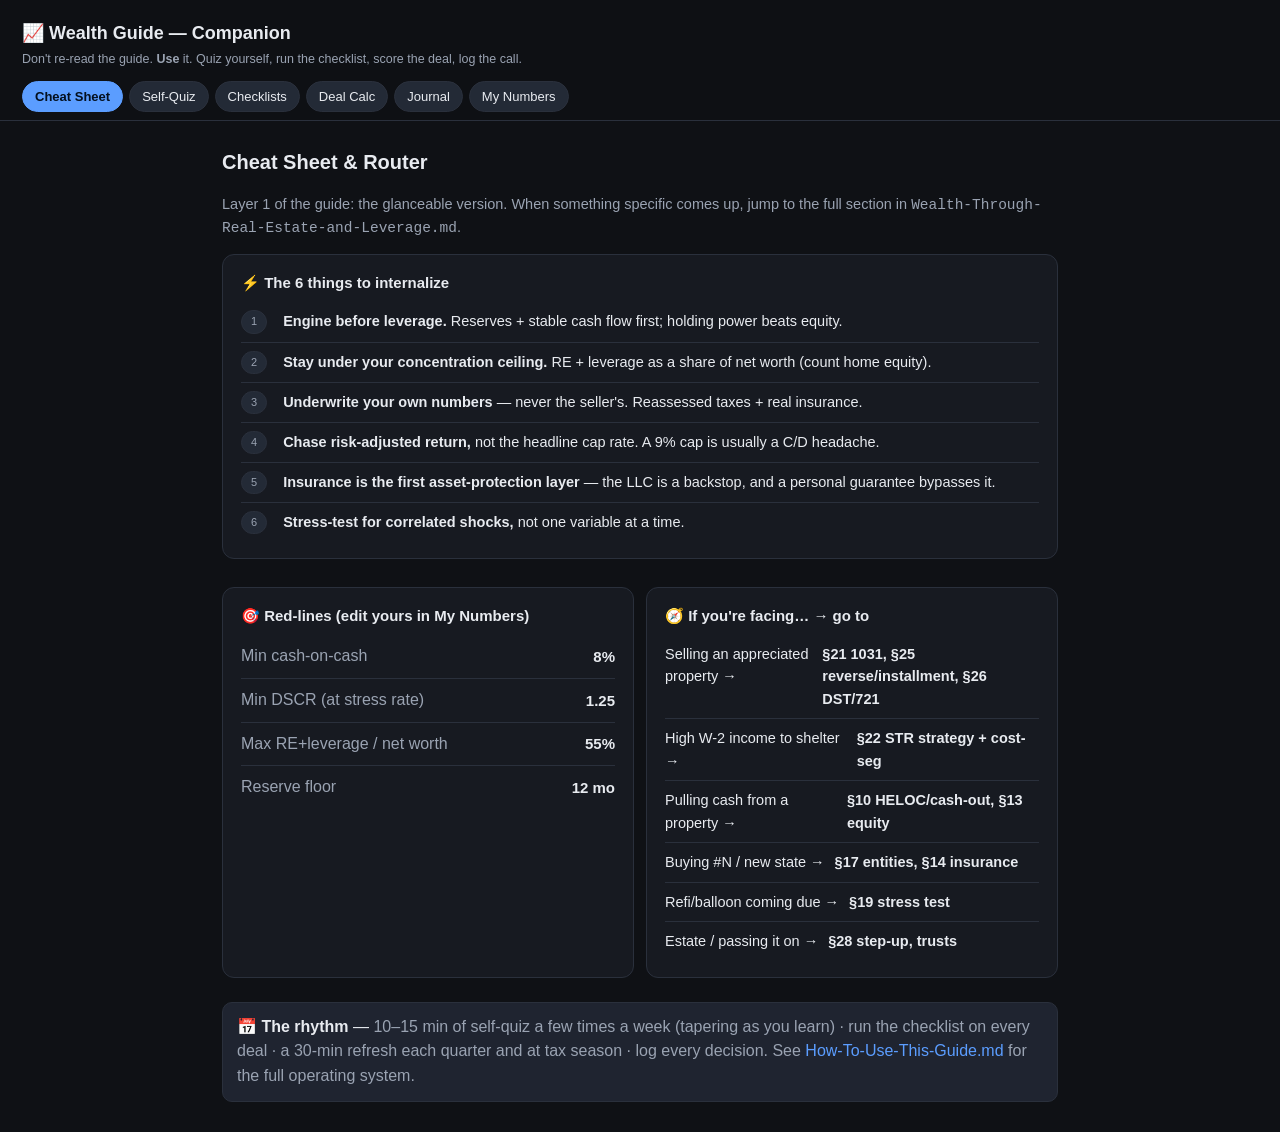
<file: Guide-Companion.html>
<!DOCTYPE html>
<html lang="en">
<head>
<meta charset="UTF-8" />
<meta name="viewport" content="width=device-width, initial-scale=1.0" />
<title>Wealth Guide — Companion</title>
<style>
  :root{
    --bg:#0f1115; --panel:#171a21; --panel2:#1f2430; --ink:#e8ebf0; --muted:#9aa3b2;
    --line:#2a303c; --accent:#5b9dff; --good:#3ecf8e; --warn:#f5a623; --bad:#ff6b6b;
    --chip:#232a36;
  }
  *{box-sizing:border-box}
  html,body{margin:0;padding:0;background:var(--bg);color:var(--ink);
    font-family:-apple-system,BlinkMacSystemFont,"Segoe UI",Roboto,Helvetica,Arial,sans-serif;
    line-height:1.55;-webkit-font-smoothing:antialiased}
  a{color:var(--accent);text-decoration:none}
  header{padding:20px 22px 8px;border-bottom:1px solid var(--line);position:sticky;top:0;background:rgba(15,17,21,.92);backdrop-filter:blur(6px);z-index:20}
  h1{font-size:18px;margin:0 0 2px}
  .sub{color:var(--muted);font-size:12.5px}
  nav{display:flex;gap:6px;flex-wrap:wrap;margin-top:12px}
  nav button{background:var(--chip);color:var(--ink);border:1px solid var(--line);padding:7px 12px;border-radius:999px;font-size:13px;cursor:pointer;transition:.15s}
  nav button:hover{border-color:var(--accent)}
  nav button.active{background:var(--accent);border-color:var(--accent);color:#04101f;font-weight:600}
  main{max-width:880px;margin:0 auto;padding:22px}
  section.view{display:none;animation:f .2s ease}
  section.view.active{display:block}
  @keyframes f{from{opacity:0;transform:translateY(4px)}to{opacity:1;transform:none}}
  h2{font-size:20px;margin:4px 0 6px}
  h3{font-size:15px;margin:20px 0 8px;color:var(--ink)}
  p,li{font-size:14.5px}
  .muted{color:var(--muted)}
  .card{background:var(--panel);border:1px solid var(--line);border-radius:12px;padding:16px 18px;margin:14px 0}
  .card2{background:var(--panel2);border:1px solid var(--line);border-radius:10px;padding:12px 14px;margin:10px 0}
  .grid{display:grid;grid-template-columns:1fr 1fr;gap:12px}
  @media(max-width:680px){.grid{grid-template-columns:1fr}}
  .pill{display:inline-block;font-size:11px;padding:2px 9px;border-radius:999px;background:var(--chip);color:var(--muted);border:1px solid var(--line);margin-right:6px}
  .pill.good{color:var(--good);border-color:#1f5e44}
  .pill.warn{color:var(--warn);border-color:#6b521a}
  .pill.bad{color:var(--bad);border-color:#6b2a2a}
  label{display:block;font-size:12.5px;color:var(--muted);margin:10px 0 3px}
  input,select,textarea{width:100%;background:#0c0e13;border:1px solid var(--line);color:var(--ink);border-radius:8px;padding:9px 10px;font-size:14px;font-family:inherit}
  input:focus,textarea:focus,select:focus{outline:none;border-color:var(--accent)}
  button.act{background:var(--accent);color:#04101f;border:none;border-radius:8px;padding:9px 15px;font-weight:600;cursor:pointer;font-size:13.5px}
  button.ghost{background:transparent;color:var(--ink);border:1px solid var(--line);border-radius:8px;padding:8px 13px;cursor:pointer;font-size:13px}
  button.ghost:hover{border-color:var(--accent)}
  .row{display:flex;gap:10px;flex-wrap:wrap;align-items:center}
  .metric{display:flex;justify-content:space-between;align-items:center;padding:9px 0;border-bottom:1px solid var(--line)}
  .metric:last-child{border-bottom:none}
  .metric .v{font-variant-numeric:tabular-nums;font-weight:600;font-size:15px}
  .verdict{font-size:13px;font-weight:600}
  ul.clean{list-style:none;padding:0;margin:0}
  ul.clean li{padding:8px 0;border-bottom:1px solid var(--line);display:flex;gap:10px;align-items:flex-start}
  ul.clean li:last-child{border-bottom:none}
  input[type=checkbox]{width:18px;height:18px;accent-color:var(--accent);margin-top:1px;flex:0 0 auto;cursor:pointer}
  .done{color:var(--muted);text-decoration:line-through}
  .flash{min-height:190px;display:flex;flex-direction:column;justify-content:center;align-items:center;text-align:center;cursor:pointer;padding:26px;user-select:none}
  .flash .q{font-size:17px;font-weight:600;max-width:600px}
  .flash .a{font-size:14.5px;color:var(--ink);max-width:640px;margin-top:6px}
  .flash .tap{color:var(--muted);font-size:12px;margin-top:14px}
  .progress{height:6px;background:var(--chip);border-radius:999px;overflow:hidden;margin:8px 0 0}
  .progress > div{height:100%;background:var(--accent);width:0;transition:.3s}
  .kbd{font-size:11px;background:var(--chip);border:1px solid var(--line);border-radius:5px;padding:1px 6px;color:var(--muted)}
  table{width:100%;border-collapse:collapse;font-size:13px;margin-top:8px}
  th,td{text-align:left;padding:7px 8px;border-bottom:1px solid var(--line);vertical-align:top}
  th{color:var(--muted);font-weight:600}
  .je{font-size:13px;border-left:3px solid var(--accent);padding:8px 12px;margin:8px 0;background:var(--panel2);border-radius:0 8px 8px 0}
  .small{font-size:12px}
  details{margin:8px 0}
  summary{cursor:pointer;font-weight:600;font-size:14px}
  .save-note{font-size:11.5px;color:var(--muted)}
  hr{border:none;border-top:1px solid var(--line);margin:18px 0}
</style>
</head>
<body>
<header>
  <h1>📈 Wealth Guide — Companion</h1>
  <div class="sub">Don't re-read the guide. <b>Use</b> it. Quiz yourself, run the checklist, score the deal, log the call.</div>
  <nav id="nav"></nav>
</header>
<main>

<!-- HOME / CHEAT SHEET -->
<section class="view active" data-v="home">
  <h2>Cheat Sheet & Router</h2>
  <p class="muted">Layer 1 of the guide: the glanceable version. When something specific comes up, jump to the full section in <code>Wealth-Through-Real-Estate-and-Leverage.md</code>.</p>

  <div class="card">
    <h3 style="margin-top:0">⚡ The 6 things to internalize</h3>
    <ul class="clean">
      <li><span class="pill">1</span> <span><b>Engine before leverage.</b> Reserves + stable cash flow first; holding power beats equity.</span></li>
      <li><span class="pill">2</span> <span><b>Stay under your concentration ceiling.</b> RE + leverage as a share of net worth (count home equity).</span></li>
      <li><span class="pill">3</span> <span><b>Underwrite your own numbers</b> — never the seller's. Reassessed taxes + real insurance.</span></li>
      <li><span class="pill">4</span> <span><b>Chase risk-adjusted return,</b> not the headline cap rate. A 9% cap is usually a C/D headache.</span></li>
      <li><span class="pill">5</span> <span><b>Insurance is the first asset-protection layer</b> — the LLC is a backstop, and a personal guarantee bypasses it.</span></li>
      <li><span class="pill">6</span> <span><b>Stress-test for correlated shocks,</b> not one variable at a time.</span></li>
    </ul>
  </div>

  <div class="grid">
    <div class="card">
      <h3 style="margin-top:0">🎯 Red-lines (edit yours in <b>My Numbers</b>)</h3>
      <div class="metric"><span class="muted">Min cash-on-cash</span><span class="v" id="hl-coc">8%</span></div>
      <div class="metric"><span class="muted">Min DSCR (at stress rate)</span><span class="v" id="hl-dscr">1.25</span></div>
      <div class="metric"><span class="muted">Max RE+leverage / net worth</span><span class="v" id="hl-conc">55%</span></div>
      <div class="metric"><span class="muted">Reserve floor</span><span class="v" id="hl-res">12 mo</span></div>
    </div>
    <div class="card">
      <h3 style="margin-top:0">🧭 If you're facing… → go to</h3>
      <ul class="clean small">
        <li>Selling an appreciated property → <b>§21 1031, §25 reverse/installment, §26 DST/721</b></li>
        <li>High W-2 income to shelter → <b>§22 STR strategy + cost-seg</b></li>
        <li>Pulling cash from a property → <b>§10 HELOC/cash-out, §13 equity</b></li>
        <li>Buying #N / new state → <b>§17 entities, §14 insurance</b></li>
        <li>Refi/balloon coming due → <b>§19 stress test</b></li>
        <li>Estate / passing it on → <b>§28 step-up, trusts</b></li>
      </ul>
    </div>
  </div>

  <div class="card2">
    <b>📅 The rhythm</b> — <span class="muted">10–15 min of self-quiz a few times a week (tapering as you learn) · run the checklist on every deal · a 30-min refresh each quarter and at tax season · log every decision. See <a href="How-To-Use-This-Guide.md">How-To-Use-This-Guide.md</a> for the full operating system.</span>
  </div>
</section>

<!-- FLASHCARDS -->
<section class="view" data-v="quiz">
  <h2>Self-Quiz <span class="muted small">— retrieval practice</span></h2>
  <p class="muted">The single most effective way to retain this. Try to answer <i>before</i> flipping. Rate honestly — "Missed" cards come back sooner. <span class="kbd">Space</span> flip · <span class="kbd">1</span> missed · <span class="kbd">2</span> got it</p>
  <div class="row" style="margin-bottom:8px">
    <select id="qcat" style="max-width:240px"></select>
    <button class="ghost" id="qreset">Reset progress</button>
    <span class="save-note" id="qstat"></span>
  </div>
  <div class="progress"><div id="qbar"></div></div>
  <div class="card flash" id="flash">
    <div class="q" id="fq">Loading…</div>
    <div class="a" id="fa" style="display:none"></div>
    <div class="tap" id="ftap">tap to flip</div>
  </div>
  <div class="row" id="frate" style="display:none;justify-content:center">
    <button class="ghost" id="fmiss">✗ Missed</button>
    <button class="act" id="fgot">✓ Got it</button>
  </div>
</section>

<!-- CHECKLISTS -->
<section class="view" data-v="checklists">
  <h2>Checklists <span class="muted small">— point-of-decision</span></h2>
  <p class="muted">Short by design (Gawande: a checklist isn't the manual). <b>DO-CONFIRM</b> = use judgment, then confirm nothing's missed. <b>READ-DO</b> = do each step in order. Progress saves automatically.</p>
  <div class="row" style="margin-bottom:6px">
    <select id="clpick"></select>
    <button class="ghost" id="clreset">Reset this list</button>
  </div>
  <div class="card" id="clbox"></div>
</section>

<!-- DEAL CALCULATOR -->
<section class="view" data-v="calc">
  <h2>Deal Calculator <span class="muted small">— with your red-lines + stress test</span></h2>
  <p class="muted">Quick underwrite. Verdicts use your thresholds from <b>My Numbers</b>. Educational — confirm financing and taxes before acting.</p>
  <div class="grid">
    <div class="card">
      <h3 style="margin-top:0">Inputs</h3>
      <label>Purchase price ($)</label><input type="number" id="i_price" value="300000">
      <label>Rehab / day-one capex ($)</label><input type="number" id="i_rehab" value="0">
      <label>Down payment (%)</label><input type="number" id="i_down" value="25">
      <label>Interest rate (%)</label><input type="number" id="i_rate" value="7.3" step="0.01">
      <label>Loan term (years)</label><input type="number" id="i_term" value="30">
      <label>Gross rent — monthly ($)</label><input type="number" id="i_rent" value="2600">
      <label>Vacancy (%)</label><input type="number" id="i_vac" value="7">
      <label>Operating expenses — monthly ($) <span class="muted">(taxes, ins, mgmt, maint, capex…)</span></label><input type="number" id="i_opex" value="900">
      <label>Closing + reserves out of pocket ($)</label><input type="number" id="i_close" value="9000">
      <hr>
      <div class="row"><b class="small">Stress test</b></div>
      <label>Rate at refi (%) <span class="muted">— for stressed DSCR</span></label><input type="number" id="i_srate" value="8.5" step="0.01">
      <label>Value drop (%)</label><input type="number" id="i_drop" value="25">
    </div>
    <div class="card">
      <h3 style="margin-top:0">Results</h3>
      <div class="metric"><span class="muted">NOI (annual)</span><span class="v" id="o_noi">—</span></div>
      <div class="metric"><span class="muted">Cash flow (monthly)</span><span class="v" id="o_cf">—</span></div>
      <div class="metric"><span class="muted">Cap rate</span><span class="v" id="o_cap">—</span></div>
      <div class="metric"><span class="muted">Cash-on-cash</span><span class="v" id="o_coc">—</span></div>
      <div class="metric"><span class="muted">DSCR (current rate)</span><span class="v" id="o_dscr">—</span></div>
      <div class="metric"><span class="muted">DSCR (stress rate)</span><span class="v" id="o_dscrs">—</span></div>
      <div class="metric"><span class="muted">1% rule</span><span class="v" id="o_one">—</span></div>
      <div class="metric"><span class="muted">Equity vs value drop</span><span class="v" id="o_eq">—</span></div>
      <hr>
      <h3 style="margin-top:0">Verdict</h3>
      <div id="o_verdict"></div>
      <div class="row" style="margin-top:12px">
        <button class="act" id="tojournal">Log this decision →</button>
      </div>
    </div>
  </div>
</section>

<!-- DECISION JOURNAL -->
<section class="view" data-v="journal">
  <h2>Decision Journal <span class="muted small">— the learning engine</span></h2>
  <p class="muted">One entry per deal you act on <i>or pass on</i>, written <b>at the time</b>. Reviewing these a few times a year is how your judgment compounds and how lessons get promoted back into the guide.</p>
  <div class="card">
    <div class="grid">
      <div><label>Date</label><input type="date" id="j_date"></div>
      <div><label>Property / deal</label><input id="j_prop" placeholder="123 Main St duplex"></div>
    </div>
    <label>Decision</label>
    <select id="j_dec"><option>Buy</option><option>Pass</option><option>Refinance</option><option>Sell / 1031</option><option>Other</option></select>
    <label>Reasoning — why this call?</label><textarea id="j_why" rows="2" placeholder="Numbers, gut, what tipped it…"></textarea>
    <label>Key assumptions (the things that must hold)</label><textarea id="j_assume" rows="2" placeholder="Rent $2,600, hold 7 yrs, refi at 8.5%…"></textarea>
    <label>Expected outcome (so you can check yourself later)</label><textarea id="j_exp" rows="2" placeholder="~$250/mo cash flow after reserves; revisit in 12 mo"></textarea>
    <div class="row" style="margin-top:12px">
      <button class="act" id="j_add">Save entry</button>
      <button class="ghost" id="j_export">Export all (Markdown)</button>
      <span class="save-note">Saved in this browser only. Export regularly to keep a copy.</span>
    </div>
  </div>
  <div id="j_list"></div>
</section>

<!-- MY NUMBERS -->
<section class="view" data-v="numbers">
  <h2>My Numbers <span class="muted small">— your rules, baked into the tools</span></h2>
  <p class="muted">These drive the cheat-sheet red-lines and the calculator verdicts. Set them once; revisit at your quarterly refresh.</p>
  <div class="card">
    <div class="grid">
      <div><label>Target: monthly cash flow ($) by when</label><input id="n_goal" placeholder="$8,000 / mo by 2036"></div>
      <div><label>Stop-scaling / de-risk trigger</label><input id="n_trigger" placeholder="hit cash-flow # or age 55"></div>
      <div><label>Min cash-on-cash to buy (%)</label><input type="number" id="n_coc" value="8"></div>
      <div><label>Min DSCR at stress rate</label><input type="number" id="n_dscr" value="1.25" step="0.01"></div>
      <div><label>Max RE + leverage / net worth (%)</label><input type="number" id="n_conc" value="55"></div>
      <div><label>Reserve floor (months)</label><input type="number" id="n_res" value="12"></div>
    </div>
    <div class="row" style="margin-top:12px"><button class="act" id="n_save">Save</button><span class="save-note" id="n_note"></span></div>
  </div>
  <div class="card2 small"><b>Why this matters (the evidence):</b> re-reading is one of the weakest ways to learn; <b>retrieval practice</b> (the self-quiz) and <b>if-then decision rules</b> (these red-lines, fired by the calculator and checklists) are what make the right move surface at the moment of decision. Memorize the <i>triggers</i>; look up the <i>math</i>.</div>
</section>

</main>

<script>
/* ---------- storage helpers ---------- */
const K="wealthGuideCompanion_v1";
function load(){try{return JSON.parse(localStorage.getItem(K))||{}}catch(e){return{}}}
function save(d){localStorage.setItem(K,JSON.stringify(d))}
let DB=load();
DB.quiz=DB.quiz||{}; DB.checks=DB.checks||{}; DB.journal=DB.journal||[]; DB.numbers=DB.numbers||{};

/* ---------- nav ---------- */
const views=[["home","Cheat Sheet"],["quiz","Self-Quiz"],["checklists","Checklists"],["calc","Deal Calc"],["journal","Journal"],["numbers","My Numbers"]];
const nav=document.getElementById('nav');
views.forEach(([id,label],i)=>{const b=document.createElement('button');b.textContent=label;b.dataset.t=id;if(i===0)b.classList.add('active');b.onclick=()=>go(id);nav.appendChild(b)});
function go(id){document.querySelectorAll('.view').forEach(v=>v.classList.toggle('active',v.dataset.v===id));
  document.querySelectorAll('#nav button').forEach(b=>b.classList.toggle('active',b.dataset.t===id));window.scrollTo(0,0);}

/* ---------- numbers ---------- */
const nf=new Intl.NumberFormat('en-US',{style:'currency',currency:'USD',maximumFractionDigits:0});
function applyNumbers(){
  const n=DB.numbers;
  document.getElementById('hl-coc').textContent=(n.coc??8)+'%';
  document.getElementById('hl-dscr').textContent=(n.dscr??1.25);
  document.getElementById('hl-conc').textContent=(n.conc??55)+'%';
  document.getElementById('hl-res').textContent=(n.res??12)+' mo';
  for(const[k,id] of [['goal','n_goal'],['trigger','n_trigger'],['coc','n_coc'],['dscr','n_dscr'],['conc','n_conc'],['res','n_res']]){
    if(n[k]!=null)document.getElementById(id).value=n[k];}
}
document.getElementById('n_save').onclick=()=>{
  DB.numbers={goal:val('n_goal'),trigger:val('n_trigger'),coc:+val('n_coc'),dscr:+val('n_dscr'),conc:+val('n_conc'),res:+val('n_res')};
  save(DB);applyNumbers();document.getElementById('n_note').textContent='Saved ✓';setTimeout(()=>document.getElementById('n_note').textContent='',1500);calc();
};
const val=id=>document.getElementById(id).value;

/* ---------- flashcards ---------- */
const CARDS=[
 ["Foundation","What is “holding power,” and why does it matter more than equity?","The ability to wait out a bad market instead of being forced to sell an illiquid asset. It comes from reserves + stable cash flow — it’s what turns a crisis into a nuisance."],
 ["Foundation","Before any tactic, what three guardrails do you set?","A destination (target # + date + stop-scaling trigger), a concentration ceiling (RE+leverage as % of net worth, counting home equity), and a capital-sequencing waterfall."],
 ["Foundation","Capital sequencing waterfall — what order?","1) Kill high-interest debt 2) capture the 401(k) match 3) fund reserves 4) baseline index investing 5) then a deal."],
 ["Foundation","Where does leveraged real estate’s edge actually come from?","Not a higher unlevered return (that’s ~equity-ballpark) — it’s leverage, tax treatment, and your labor."],
 ["Metrics","Cap rate vs. cash-on-cash — what’s each for?","Cap rate (NOI ÷ price) ignores financing — compare properties. Cash-on-cash (annual cash flow ÷ cash invested) is after the mortgage — measures YOUR return."],
 ["Metrics","What’s a “good” cash-on-cash, and the DSCR lenders want?","Cash-on-cash ~8–12%. Lenders generally want DSCR ≥ 1.20 (1.0 = break-even)."],
 ["Metrics","Why is a higher cap rate usually NOT a better deal?","Higher cap = higher risk (worse location, more vacancy/turnover/CapEx). A 9% cap is usually a C/D-class operational headache. Chase risk-adjusted return."],
 ["Metrics","What does the 1% rule screen for — and what does it ignore?","Monthly rent ≥ 1% of price. It’s a quick filter, not a buy signal — it ignores taxes, insurance, vacancy, condition."],
 ["Operating","You’re about to run screening criteria — what law just kicked in?","FCRA: permissible purpose, applicant disclosure, and an adverse-action notice if you deny/charge more based on a report."],
 ["Operating","Fair-housing: what’s the biggest practical exposure?","What you SAY and how you screen. No preference statements in ads; screen uniformly; service/assistance animals aren’t pets (no pet fee). Apply one standard to everyone."],
 ["Operating","Why check the eviction timeline before buying in a market?","In tenant-friendly jurisdictions a contested eviction can run 6–12 months of no rent — dwarfing the 5–10% vacancy line."],
 ["Operating","A/B/C/D class — what does it really tell you?","Tenant quality, turnover, CapEx, and management intensity. It’s why a high cap (C/D) and a low cap (A/B) can flip on risk-adjusted return."],
 ["Financing","Recourse vs non-recourse — and why it undercuts the LLC?","Recourse = lender can pursue you personally. Most small-investor loans are recourse with a personal guarantee — which makes the LLC shield irrelevant for that debt."],
 ["Financing","DSCR loan — what makes it the scaling workhorse?","It qualifies on the property’s cash flow, not your personal income/DTI — so you can keep buying past the conventional 10-property wall."],
 ["Financing","HELOC vs cash-out refi — when each?","HELOC keeps a cheap first mortgage and you pay market rate only on what you draw. Cash-out resets the whole mortgage — best for a large lump sum when your rate isn’t far below market."],
 ["SBLOC","Borrowing against your portfolio to buy RE — the hidden risk?","Double leverage on CORRELATED assets. In a crash both fall together: a margin call forces a taxable sale at the bottom while your RE can’t refinance. Bridge-only, capped."],
 ["SBLOC","Two hard rules on SBLOCs?","Can’t pledge retirement accounts (taxable brokerage only), and proceeds can’t buy securities. Borrow well below the max advance rate."],
 ["BRRRR","BRRRR in one line — and the 2025–26 reality check?","Buy→Rehab→Rent→Refinance→Repeat, recycling capital via cash-out at appraised ARV. Today expect to leave ~5–10% in the deal, not zero."],
 ["BRRRR","Mechanic’s lien — why it can make you pay twice?","An unpaid sub can lien YOUR property even after you paid the GC. Defense: lien waivers tied to every draw, plus a draw schedule (never overpay up front)."],
 ["Insurance","Why is insurance — not the LLC — your first protection layer?","It pays the claim. A well-insured property rarely creates the catastrophic uncovered loss that pierces to your personal balance sheet. The LLC is a backstop."],
 ["Insurance","Three coverage gaps people miss?","Flood & earthquake (excluded from standard policies), and that a normal landlord policy often VOIDS coverage on a vacant/under-rehab home — get builder’s-risk."],
 ["Insurance","What does a personal umbrella do for a few hundred dollars?","Sits on top of auto + landlord liability ($1–5M) and does much of the practical work people imagine the LLC does."],
 ["Entities","The one rule that makes or breaks a holding-company structure?","Never let the holding LLC own real estate or run operations — a creditor could reach the whole enterprise. Push assets/activities DOWN to property + management LLCs."],
 ["Entities","Veil-piercing — what keeps the shield intact?","Separate bank account + EIN per entity, no commingling, adequate capitalization, a real operating agreement, sign “as Manager,” keep filings current."],
 ["Tax","“Swap till you drop” — how does it erase tax, not just defer it?","Chain 1031 exchanges for life, then heirs get the §1014 step-up at death — the deferred gain AND depreciation recapture vanish."],
 ["Tax","1031 deadlines?","Identify the replacement in writing within 45 days; close within 180 days (or your filing deadline, whichever is earlier). A QI must hold the cash."],
 ["Tax","The STR strategy — how does it beat W-2 income without REPS?","If the average stay is ≤7 days AND you materially participate, the activity isn’t “passive” — cost-seg/bonus-depreciation losses offset W-2 income. No 750-hour rule."],
 ["Tax","Depreciation recapture — the “allowed or allowable” trap?","Recapture (up to 25%) is figured on depreciation you SHOULD have taken — even if you didn’t. Keep a basis schedule and always claim it."],
 ["Tax","NIIT — who does the 3.8% hit, and the escape?","Passive rental income + non-1031 gains when MAGI > $200k single / $250k MFJ (not indexed). Material participation/REPS makes income non-passive → NIIT-exempt."],
 ["Tax","Estimated-tax safe harbor once income leaves W-2 withholding?","Pay 90% of this year’s tax, or 100% of last year’s (110% if prior AGI > $150k), in quarterly installments — and you’re penalty-protected."],
 ["Tax","S-corp election — which entity, and the fatal mistake?","Only on the MANAGEMENT/operating LLC (to cut SE tax). NEVER hold appreciating real estate in an S/C-corp — you lose the step-up and trap gains."],
 ["Estate","2026 estate exemption & annual gift exclusion?","~$15M/person ($30M/couple), 40% above it, made permanent by OBBBA. Annual gift exclusion $19,000/recipient."],
 ["Estate","Revocable vs irrevocable trust — which do most investors need?","A revocable living trust: avoids probate, keeps the step-up — but no asset protection/estate-tax cut while alive. Irrevocable only matters above the ~$15M exemption."],
 ["Risk","What’s wrong with a one-variable stress test?","Real downturns are correlated: values fall AND rents soften AND the refi reprices AND the SBLOC margin-calls AND a tenant stops paying — together. Model them at once."],
 ["Risk","Why does a 25%-down property get wiped by a 25% drop?","Equity = down payment; a 25% value fall erases it entirely, and selling costs put you underwater. Leverage runs in reverse."],
 ["Risk","Holding power — per-door or portfolio question?","Portfolio. In a correlated shock every door wants cash at once — total liquidity vs. total simultaneous drawdown, not reserves behind one property."],
];
let qIdx=0,qOrder=[],qCat="All";
function buildCats(){const sel=document.getElementById('qcat');const cats=["All",...new Set(CARDS.map(c=>c[0]))];
  sel.innerHTML=cats.map(c=>`<option>${c}</option>`).join('');sel.onchange=()=>{qCat=sel.value;startQuiz()};}
function startQuiz(){
  qOrder=CARDS.map((c,i)=>i).filter(i=>qCat==="All"||CARDS[i][0]===qCat);
  // sort: missed first, then unseen, then known
  qOrder.sort((a,b)=>score(a)-score(b));
  qIdx=0;showCard();
}
function score(i){const s=DB.quiz[i];if(!s)return 1;if(s.miss>s.got)return 0;return 2+ (s.got||0);}
function showCard(){
  if(qOrder.length===0){document.getElementById('fq').textContent="No cards.";return;}
  const i=qOrder[qIdx%qOrder.length];const c=CARDS[i];
  document.getElementById('fq').textContent=c[1];
  document.getElementById('fa').textContent=c[2];
  document.getElementById('fa').style.display='none';
  document.getElementById('ftap').style.display='block';
  document.getElementById('frate').style.display='none';
  document.getElementById('qbar').style.width=((qIdx/qOrder.length)*100)+'%';
  const seen=Object.keys(DB.quiz).length;
  document.getElementById('qstat').textContent=`${qOrder.length} cards in deck · ${seen} rated so far`;
  flash.dataset.i=i;
}
const flash=document.getElementById('flash');
function flip(){document.getElementById('fa').style.display='block';document.getElementById('ftap').style.display='none';document.getElementById('frate').style.display='flex';}
flash.onclick=flip;
function rate(good){const i=+flash.dataset.i;const s=DB.quiz[i]||{got:0,miss:0};good?s.got++:s.miss++;DB.quiz[i]=s;save(DB);qIdx++;showCard();}
document.getElementById('fgot').onclick=e=>{e.stopPropagation();rate(true)};
document.getElementById('fmiss').onclick=e=>{e.stopPropagation();rate(false)};
document.getElementById('qreset').onclick=()=>{if(confirm('Reset all quiz ratings?')){DB.quiz={};save(DB);startQuiz()}};
document.addEventListener('keydown',e=>{
  if(document.querySelector('.view.active').dataset.v!=='quiz')return;
  if(e.code==='Space'){e.preventDefault();flip()}
  if(e.key==='1')rate(false);if(e.key==='2')rate(true);
});

/* ---------- checklists ---------- */
const LISTS={
 "Deal screening (DO-CONFIRM)":["Within my concentration ceiling (RE+leverage % of net worth)?","Underwrote with MY numbers — reassessed taxes + real insurance, not the seller’s pro forma","Cash flow positive AFTER vacancy + maintenance + CapEx reserves","Cash-on-cash ≥ my floor","DSCR ≥ my minimum at the rate I’d actually get","Property class matches the return I think I’m getting (no 9%-cap C/D surprise)","Reserves still funded after this purchase","Logged the buy/pass decision in the journal"],
 "Pre-purchase / closing (READ-DO)":["Professional inspection ordered + sewer scope on older homes","Roof/HVAC/foundation/electrical/plumbing age + condition confirmed","Permit history pulled; pre-1978 lead/asbestos accounted for","Title search clear; estoppel certificates on any tenant-occupied units","Financing locked; recourse vs non-recourse and personal guarantee understood","Entity/titling set BEFORE closing (or due-on-sale risk cleared with lender)","Insurance bound: DP-3 + liability + loss-of-rent (+ builder’s-risk if vacant/rehab; flood/quake if exposed)","Reserves wired to the right account; closing figures match the underwrite"],
 "Risk & leverage stress test (DO-CONFIRM)":["Run the COMBINED shock, not one variable: values −25–35% + rents soft + refi reprices + margin call + non-paying tenant","No loan maturity/balloon inside the stress window without a funded fallback","SBLOC margin call meetable WITHOUT force-selling at the bottom","Portfolio liquidity covers 12+ months of total stressed carry","Not relying on a ‘no money left in the deal’ BRRRR outcome","After a 25–35% drop I’m not forced to transact on any property"],
 "Annual tax & entity review (DO-CONFIRM)":["Estimated taxes / safe harbor on track (110% of last year if AGI > $150k)","Cost-seg / bonus depreciation captured on eligible new properties","STR material-participation logs current (if claiming)","Per-property basis & depreciation schedules updated","Entity hygiene: separate accounts, no commingling, filings + operating agreements current","Insurance re-shopped; umbrella limit still adequate as net worth grew","Revocable trust + POA + successor managers still current","Dated figures in the guide refreshed (rates, brackets, limits); changelog bumped"],
 "Entity decision tree (READ-DO)":["1–2 properties: a single LLC per property may be enough — keep hygiene tight","3+ properties: consider holding LLC over per-property child LLCs","Add a separate MANAGEMENT LLC for operations (S-corp election only here if fee income is large)","Holding LLC owns NO real estate and runs NO operations","Match anonymity/charging-order goals to the state of formation (WY/NV/DE) — verify BOI/state disclosure status","Confirmed due-on-sale risk before moving any mortgaged property into an LLC","Reviewed structure with a real estate attorney (not a template)"]
};
function buildLists(){const sel=document.getElementById('clpick');sel.innerHTML=Object.keys(LISTS).map(k=>`<option>${k}</option>`).join('');
  sel.onchange=renderList;renderList();}
function renderList(){
  const name=document.getElementById('clpick').value;const items=LISTS[name];
  DB.checks[name]=DB.checks[name]||{};
  const box=document.getElementById('clbox');const type=name.includes('READ-DO')?'READ-DO':'DO-CONFIRM';
  box.innerHTML=`<div style="margin-bottom:6px"><span class="pill ${type==='READ-DO'?'warn':'good'}">${type}</span><span class="muted small">${type==='READ-DO'?'Do each step in order.':'Use your judgment, then confirm nothing was missed.'}</span></div>`;
  const ul=document.createElement('ul');ul.className='clean';
  items.forEach((t,i)=>{const li=document.createElement('li');const cb=document.createElement('input');cb.type='checkbox';
    cb.checked=!!DB.checks[name][i];const sp=document.createElement('span');sp.textContent=t;if(cb.checked)sp.className='done';
    cb.onchange=()=>{DB.checks[name][i]=cb.checked;sp.className=cb.checked?'done':'';save(DB)};
    li.appendChild(cb);li.appendChild(sp);ul.appendChild(li)});
  box.appendChild(ul);
}
document.getElementById('clreset').onclick=()=>{const name=document.getElementById('clpick').value;DB.checks[name]={};save(DB);renderList()};

/* ---------- calculator ---------- */
function num(id){return parseFloat(val(id))||0}
function pmt(rate,n,pv){if(rate===0)return pv/n;return pv*rate/(1-Math.pow(1+rate,-n))}
function calc(){
  const price=num('i_price'),rehab=num('i_rehab'),down=num('i_down')/100,rate=num('i_rate')/100/12,
    term=num('i_term')*12,rent=num('i_rent'),vac=num('i_vac')/100,opex=num('i_opex'),close=num('i_close'),
    srate=num('i_srate')/100/12,drop=num('i_drop')/100;
  const loan=price*(1-down);
  const egi=rent*(1-vac);                 // effective gross income monthly
  const noiM=egi-opex;                    // monthly NOI
  const noiA=noiM*12;
  const mDebt=pmt(rate,term,loan);
  const mDebtS=pmt(srate,term,loan);
  const cfM=noiM-mDebt;
  const cap=noiA/(price+rehab);
  const cashIn=price*down+rehab+close;
  const coc=(cfM*12)/cashIn;
  const dscr=noiA/(mDebt*12);
  const dscrS=noiA/(mDebtS*12);
  const onePct=(rent/(price+rehab));
  const equity=price*down;               // initial equity
  const lossAtDrop=price*drop;           // value lost
  const set=(id,v)=>document.getElementById(id).textContent=v;
  set('o_noi',nf.format(noiA));
  set('o_cf',nf.format(cfM)+'/mo');
  set('o_cap',(cap*100).toFixed(2)+'%');
  set('o_coc',(coc*100).toFixed(1)+'%');
  set('o_dscr',dscr.toFixed(2));
  set('o_dscrs',dscrS.toFixed(2));
  set('o_one',(onePct*100).toFixed(2)+'% '+(onePct>=0.01?'✓':'✗'));
  set('o_eq', lossAtDrop>=equity? 'wiped ✗' : nf.format(equity-lossAtDrop)+' left');
  // verdicts
  const n=DB.numbers;const minCoc=(n.coc??8)/100,minDscr=(n.dscr??1.25);
  let v=[];
  v.push(verdict('Cash flow', cfM>0, cfM>0?'positive':'NEGATIVE after expenses'));
  v.push(verdict('Cash-on-cash', coc>=minCoc, (coc*100).toFixed(1)+'% vs your '+(minCoc*100)+'% floor'));
  v.push(verdict('DSCR at stress rate', dscrS>=minDscr, dscrS.toFixed(2)+' vs your '+minDscr+' min'));
  v.push(verdict('1% rule', onePct>=0.01, (onePct*100).toFixed(2)+'%'));
  v.push(verdict('Survives '+(drop*100)+'% drop', lossAtDrop<equity, lossAtDrop<equity?'equity remains':'underwater'));
  const pass=v.every(x=>x.ok);
  document.getElementById('o_verdict').innerHTML=
    `<div class="card2" style="margin-top:0"><b class="verdict" style="color:${pass?'var(--good)':'var(--bad)'}">${pass?'✓ Clears your red-lines':'✗ Fails one or more red-lines'}</b><div style="margin-top:8px">`+
    v.map(x=>`<div class="metric"><span class="small">${x.label}</span><span class="pill ${x.ok?'good':'bad'}">${x.ok?'pass':'flag'} · ${x.note}</span></div>`).join('')+
    `</div></div>`;
}
function verdict(label,ok,note){return{label,ok,note}}
['i_price','i_rehab','i_down','i_rate','i_term','i_rent','i_vac','i_opex','i_close','i_srate','i_drop']
  .forEach(id=>document.getElementById(id).addEventListener('input',calc));
document.getElementById('tojournal').onclick=()=>{
  go('journal');document.getElementById('j_date').valueAsDate=new Date();
  document.getElementById('j_why').value='Calc: CoC '+document.getElementById('o_coc').textContent+', DSCR(stress) '+document.getElementById('o_dscrs').textContent+', CF '+document.getElementById('o_cf').textContent+'. ';
};

/* ---------- journal ---------- */
function renderJournal(){
  const box=document.getElementById('j_list');
  if(!DB.journal.length){box.innerHTML='<p class="muted small">No entries yet.</p>';return;}
  box.innerHTML='<h3>Entries ('+DB.journal.length+')</h3>'+DB.journal.slice().reverse().map((e,ri)=>{
    const idx=DB.journal.length-1-ri;
    return `<div class="je"><b>${e.date||''} · ${e.prop||'(deal)'} · ${e.dec}</b><br>
      <span class="small"><b>Why:</b> ${esc(e.why)||'—'}<br><b>Assumes:</b> ${esc(e.assume)||'—'}<br><b>Expected:</b> ${esc(e.exp)||'—'}</span><br>
      <button class="ghost small" onclick="delJ(${idx})" style="margin-top:6px">delete</button></div>`;
  }).join('');
}
function esc(s){return (s||'').replace(/[<>&]/g,c=>({'<':'&lt;','>':'&gt;','&':'&amp;'}[c]))}
window.delJ=i=>{if(confirm('Delete this entry?')){DB.journal.splice(i,1);save(DB);renderJournal()}};
document.getElementById('j_add').onclick=()=>{
  const e={date:val('j_date'),prop:val('j_prop'),dec:val('j_dec'),why:val('j_why'),assume:val('j_assume'),exp:val('j_exp')};
  if(!e.prop&&!e.why){alert('Add at least a property or reasoning.');return;}
  DB.journal.push(e);save(DB);renderJournal();
  ['j_prop','j_why','j_assume','j_exp'].forEach(id=>document.getElementById(id).value='');
};
document.getElementById('j_export').onclick=()=>{
  let md='# Decision Journal\\n\\n';
  DB.journal.forEach(e=>{md+=`## ${e.date||''} — ${e.prop||''} (${e.dec})\\n- **Why:** ${e.why||''}\\n- **Assumes:** ${e.assume||''}\\n- **Expected:** ${e.exp||''}\\n\\n`});
  const blob=new Blob([md.replace(/\\n/g,'\n')],{type:'text/markdown'});
  const a=document.createElement('a');a.href=URL.createObjectURL(blob);a.download='decision-journal.md';a.click();
};

/* ---------- init ---------- */
buildCats();startQuiz();buildLists();applyNumbers();renderJournal();calc();
document.getElementById('j_date').valueAsDate=new Date();
</script>
</body>
</html>
</file>
